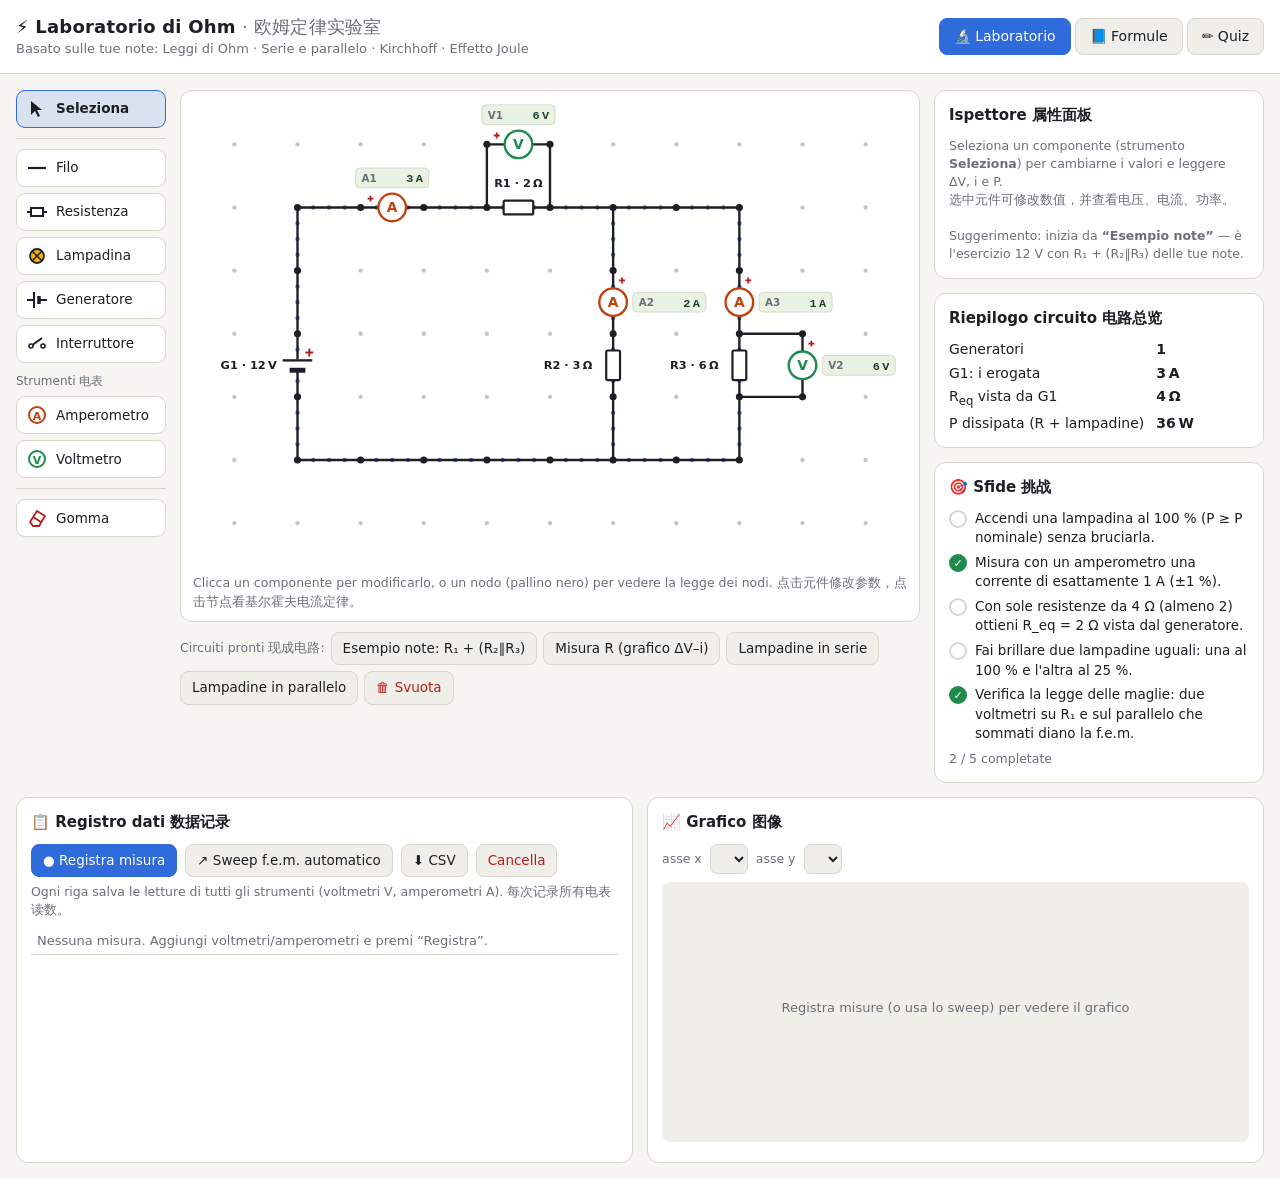
<file: physics-lab/index.html>
<!doctype html>
<html lang="it">
<head>
<meta charset="utf-8">
<meta name="viewport" content="width=device-width, initial-scale=1">
<title>Laboratorio di Ohm</title>
<style>
:root{
  --bg:#f6f5f1; --panel:#ffffff; --panel2:#f0eee8; --ink:#1d1f24; --muted:#6b6f78; --line:#d9d6cc;
  --accent:#2f6bdb; --accent-soft:rgba(47,107,219,.14); --flow:#2f6bdb;
  --ok:#1f8a4c; --warn:#c2410c; --bad:#b91c1c; --bulb:#f5b301; --lcd:#e9f3e4; --lcd-ink:#20402a;
  --grid:#c9c5b9; --plus:#b91c1c;
}
@media (prefers-color-scheme: dark){
  :root:not([data-theme="light"]){
    --bg:#15171c; --panel:#1e2128; --panel2:#262a33; --ink:#e8e9ec; --muted:#9aa0ab; --line:#353a45;
    --accent:#6fa1ff; --accent-soft:rgba(111,161,255,.18); --flow:#7fb0ff;
    --ok:#4ade80; --warn:#fb923c; --bad:#f87171; --bulb:#ffcc33; --lcd:#1f3326; --lcd-ink:#b9f5c8;
    --grid:#3d4350; --plus:#f87171;
  }
}
:root[data-theme="dark"]{
  --bg:#15171c; --panel:#1e2128; --panel2:#262a33; --ink:#e8e9ec; --muted:#9aa0ab; --line:#353a45;
  --accent:#6fa1ff; --accent-soft:rgba(111,161,255,.18); --flow:#7fb0ff;
  --ok:#4ade80; --warn:#fb923c; --bad:#f87171; --bulb:#ffcc33; --lcd:#1f3326; --lcd-ink:#b9f5c8;
  --grid:#3d4350; --plus:#f87171;
}
*{box-sizing:border-box}
html,body{margin:0}
body{background:var(--bg);color:var(--ink);font:15px/1.45 system-ui,-apple-system,"Segoe UI",Roboto,"PingFang SC","Microsoft YaHei",sans-serif}
header{display:flex;flex-wrap:wrap;align-items:center;gap:12px;padding:14px 16px;border-bottom:1px solid var(--line);background:var(--panel)}
header h1{font-size:18px;margin:0;font-weight:700;letter-spacing:.2px}
header .sub{color:var(--muted);font-size:13px}
nav.tabs{display:flex;gap:4px;margin-left:auto}
nav.tabs button{border:1px solid var(--line);background:var(--panel2);color:var(--ink);padding:7px 14px;border-radius:8px;cursor:pointer;font:inherit;font-size:14px}
nav.tabs button.on{background:var(--accent);border-color:var(--accent);color:#fff}
main{max-width:1320px;margin:0 auto;padding:16px}
section.tab{display:none}
section.tab.on{display:block}
.card{background:var(--panel);border:1px solid var(--line);border-radius:12px;padding:14px}
.card h2{font-size:15px;margin:0 0 10px}
.card h3{font-size:14px;margin:12px 0 6px}
.muted{color:var(--muted)}
.small{font-size:12.5px}
button.btn{border:1px solid var(--line);background:var(--panel2);color:var(--ink);padding:6px 11px;border-radius:8px;cursor:pointer;font:inherit;font-size:13.5px}
button.btn:hover{border-color:var(--accent)}
button.btn.primary{background:var(--accent);border-color:var(--accent);color:#fff}
button.btn.danger{color:var(--bad)}
button.btn:disabled{opacity:.45;cursor:not-allowed}
input[type=number],input[type=text],select{background:var(--panel2);color:var(--ink);border:1px solid var(--line);border-radius:7px;padding:5px 8px;font:inherit;font-size:14px;width:100%}
input[type=range]{width:100%;accent-color:var(--accent)}
.row{display:flex;gap:8px;align-items:center;flex-wrap:wrap}

/* LAB layout */
.lab{display:grid;grid-template-columns:150px minmax(0,1fr) 330px;gap:14px;align-items:start}
.palette{display:flex;flex-direction:column;gap:6px}
.palette button{display:flex;align-items:center;gap:8px;text-align:left;border:1px solid var(--line);background:var(--panel);color:var(--ink);padding:7px 9px;border-radius:9px;cursor:pointer;font:inherit;font-size:13.5px}
.palette button svg{flex:none}
.palette button.on{border-color:var(--accent);background:var(--accent-soft);font-weight:600}
.palette .sep{height:1px;background:var(--line);margin:4px 0}
.palette label{font-size:12px;color:var(--muted);margin-top:4px}
.board-wrap{background:var(--panel);border:1px solid var(--line);border-radius:12px;padding:8px;position:relative}
#board{width:100%;height:auto;display:block;touch-action:manipulation;user-select:none}
.banner{display:none;margin:0 0 8px;padding:8px 12px;border-radius:8px;background:rgba(185,28,28,.12);color:var(--bad);font-weight:600;font-size:14px}
.banner.on{display:block}
.hint{font-size:12.5px;color:var(--muted);padding:6px 4px 2px}
.presets{display:flex;gap:6px;flex-wrap:wrap;margin-top:10px}
.side{display:flex;flex-direction:column;gap:14px}
.kv{display:grid;grid-template-columns:auto 1fr;gap:3px 12px;font-size:14px}
.kv b{font-variant-numeric:tabular-nums}
.check{margin-top:8px;padding:8px 10px;border-radius:8px;background:var(--panel2);font-size:13.5px;font-variant-numeric:tabular-nums}
.field{margin:8px 0}
.field .lbl{display:flex;justify-content:space-between;font-size:13px;color:var(--muted);margin-bottom:3px}
.field .pair{display:grid;grid-template-columns:1fr 84px;gap:8px;align-items:center}
.ch{display:flex;gap:8px;align-items:flex-start;font-size:13.5px;margin:5px 0}
.ch .dot{flex:none;width:18px;height:18px;border-radius:50%;border:2px solid var(--line);display:grid;place-items:center;font-size:11px;margin-top:1px}
.ch.done .dot{background:var(--ok);border-color:var(--ok);color:#fff}
.lower{display:grid;grid-template-columns:minmax(0,1fr) minmax(0,1fr);gap:14px;margin-top:14px}
table.log{border-collapse:collapse;width:100%;font-size:13px;font-variant-numeric:tabular-nums}
table.log th,table.log td{border-bottom:1px solid var(--line);padding:4px 6px;text-align:right}
table.log th:first-child,table.log td:first-child{text-align:left}
.logwrap{max-height:240px;overflow:auto;margin-top:8px}
canvas#chart{width:100%;height:260px;display:block;background:var(--panel2);border-radius:8px;margin-top:8px}

/* SVG */
.hit{stroke:transparent;stroke-width:20;stroke-linecap:round;cursor:pointer}
.hit:hover{stroke:var(--accent-soft)}
.nodehit{fill:transparent;cursor:pointer}
.nodehit:hover{fill:var(--accent-soft)}
.flow{fill:none;stroke:var(--flow);stroke-width:4.5;stroke-linecap:round;stroke-dasharray:0 16;animation:flow linear infinite;pointer-events:none;opacity:.9}
@keyframes flow{to{stroke-dashoffset:-32}}
@media (prefers-reduced-motion: reduce){.flow{animation:none}}

/* Formulas */
.fgrid{display:grid;grid-template-columns:repeat(auto-fill,minmax(290px,1fr));gap:14px}
.formula{font-family:"Cambria Math","STIX Two Math","Times New Roman",serif;font-size:21px;text-align:center;padding:10px 6px;background:var(--panel2);border-radius:8px;margin:6px 0 8px}
.formula sub{font-size:.65em}
.frac{display:inline-flex;flex-direction:column;vertical-align:middle;text-align:center;margin:0 3px}
.frac>span:first-child{border-bottom:1.5px solid currentColor;padding:0 3px}
.card ul{margin:4px 0;padding-left:18px}
.card li{margin:2px 0;font-size:13.5px}
.calc{display:grid;grid-template-columns:auto 1fr auto;gap:6px 8px;align-items:center;font-size:14px}
.result{margin-top:8px;font-size:14px;font-variant-numeric:tabular-nums}

/* Quiz */
.quiz{display:grid;grid-template-columns:minmax(0,1.2fr) minmax(0,1fr);gap:14px;align-items:start}
.qtext{font-size:16px;margin:8px 0 12px}
.fb{margin-top:10px;padding:10px;border-radius:8px;font-size:14px;display:none}
.fb.on{display:block}
.fb.good{background:rgba(31,138,76,.12)}
.fb.badf{background:rgba(185,28,28,.10)}
.score{font-variant-numeric:tabular-nums;font-weight:600}
details.flash{border:1px solid var(--line);border-radius:9px;padding:8px 10px;margin:7px 0;background:var(--panel2)}
details.flash summary{cursor:pointer;font-size:14px}
details.flash p{margin:8px 0 2px;font-size:13.5px}
.chips{display:flex;gap:6px;flex-wrap:wrap}
.chips label{font-size:13px;border:1px solid var(--line);padding:3px 8px;border-radius:99px;cursor:pointer;background:var(--panel2)}

@media (max-width:1080px){
  .lab{grid-template-columns:130px minmax(0,1fr)}
  .side{grid-column:1 / -1;display:grid;grid-template-columns:1fr 1fr}
}
@media (max-width:720px){
  main{padding:12px 16px}
  .lab{grid-template-columns:1fr}
  .palette{flex-direction:row;overflow-x:auto;padding-bottom:4px}
  .palette button{flex:none}
  .palette .sep,.palette label{display:none}
  .side{grid-template-columns:1fr}
  .lower,.quiz{grid-template-columns:1fr}
  nav.tabs{margin-left:0;width:100%}
  nav.tabs button{flex:1}
}
</style>
</head>
<body>
<header>
  <div>
    <h1>⚡ Laboratorio di Ohm <span class="muted" style="font-weight:400">· 欧姆定律实验室</span></h1>
    <div class="sub">Basato sulle tue note: Leggi di Ohm · Serie e parallelo · Kirchhoff · Effetto Joule</div>
  </div>
  <nav class="tabs">
    <button data-tab="lab" class="on">🔬 Laboratorio</button>
    <button data-tab="formule">📘 Formule</button>
    <button data-tab="quiz">✏️ Quiz</button>
  </nav>
</header>

<main>
<!-- ================= LAB ================= -->
<section class="tab on" id="tab-lab">
  <div class="lab">
    <div class="palette" id="palette"></div>

    <div>
      <div class="board-wrap">
        <div class="banner" id="banner"></div>
        <svg id="board" xmlns="http://www.w3.org/2000/svg"></svg>
        <div class="hint" id="hint"></div>
      </div>
      <div class="presets">
        <span class="muted small" style="align-self:center">Circuiti pronti 现成电路:</span>
        <button class="btn" data-preset="note">Esempio note: R₁ + (R₂∥R₃)</button>
        <button class="btn" data-preset="ohm">Misura R (grafico ΔV–i)</button>
        <button class="btn" data-preset="serie">Lampadine in serie</button>
        <button class="btn" data-preset="par">Lampadine in parallelo</button>
        <button class="btn danger" data-preset="clear">🗑 Svuota</button>
      </div>
    </div>

    <div class="side">
      <div class="card" id="inspector"></div>
      <div class="card">
        <h2>Riepilogo circuito 电路总览</h2>
        <div id="summary" class="kv"></div>
      </div>
      <div class="card">
        <h2>🎯 Sfide 挑战</h2>
        <div id="challenges"></div>
      </div>
    </div>
  </div>

  <div class="lower">
    <div class="card">
      <h2>📋 Registro dati 数据记录</h2>
      <div class="row">
        <button class="btn primary" id="rec">● Registra misura</button>
        <button class="btn" id="sweep" title="Varia la f.e.m. del generatore da 0 al valore attuale e registra 7 misure">↗ Sweep f.e.m. automatico</button>
        <button class="btn" id="csv">⬇ CSV</button>
        <button class="btn danger" id="clearlog">Cancella</button>
      </div>
      <div class="small muted" style="margin-top:6px">Ogni riga salva le letture di tutti gli strumenti (voltmetri V, amperometri A). 每次记录所有电表读数。</div>
      <div class="logwrap"><table class="log" id="logtable"></table></div>
    </div>
    <div class="card">
      <h2>📈 Grafico 图像</h2>
      <div class="row">
        <span class="small muted">asse x</span><select id="xsel" style="width:auto"></select>
        <span class="small muted">asse y</span><select id="ysel" style="width:auto"></select>
      </div>
      <canvas id="chart"></canvas>
      <div class="small" id="fit" style="margin-top:6px"></div>
    </div>
  </div>
</section>

<!-- ================= FORMULE ================= -->
<section class="tab" id="tab-formule">
  <div class="fgrid">
    <div class="card">
      <h2>Intensità di corrente 电流强度</h2>
      <div class="formula">i = <span class="frac"><span>Δq</span><span>Δt</span></span></div>
      <ul><li>i in ampere (A) = C/s; Δq in coulomb (C); Δt in s</li>
      <li>Verso convenzionale: dalle cariche positive, dal potenziale alto al basso（电子实际方向相反）</li></ul>
    </div>
    <div class="card">
      <h2>Prima legge di Ohm 欧姆第一定律</h2>
      <div class="formula">ΔV = R · i &nbsp;⟺&nbsp; i = <span class="frac"><span>ΔV</span><span>R</span></span></div>
      <ul><li>R in ohm (Ω) = V/A — è una proprietà del conduttore, non cambia con ΔV</li>
      <li>Grafico ΔV–i: retta per l'origine, pendenza = R（在实验室用“Sweep”画出来！）</li>
      <li>Vale solo per i <b>conduttori ohmici</b></li></ul>
    </div>
    <div class="card">
      <h2>Seconda legge di Ohm 欧姆第二定律</h2>
      <div class="formula">R = ρ · <span class="frac"><span>L</span><span>S</span></span></div>
      <div class="formula" style="font-size:17px">ρ = ρ<sub>0</sub> (1 + α ΔT)</div>
      <ul><li>ρ resistività (Ω·m), L lunghezza (m), S sezione (m²; 1 mm² = 10⁻⁶ m²)</li>
      <li>L ×2 e S ÷2 → R ×4</li></ul>
    </div>
    <div class="card">
      <h2>Serie e parallelo 串联与并联</h2>
      <div class="formula" style="font-size:18px">Serie: R<sub>eq</sub> = R<sub>1</sub> + R<sub>2</sub> + R<sub>3</sub></div>
      <div class="formula" style="font-size:18px">Parallelo: <span class="frac"><span>1</span><span>R<sub>eq</sub></span></span> = <span class="frac"><span>1</span><span>R<sub>1</sub></span></span> + <span class="frac"><span>1</span><span>R<sub>2</sub></span></span> + <span class="frac"><span>1</span><span>R<sub>3</sub></span></span></div>
      <ul><li>Serie: stessa <b>i</b>; parallelo: stessa <b>ΔV</b></li>
      <li>In parallelo R<sub>eq</sub> &lt; della resistenza più piccola; non dimenticare il reciproco!</li>
      <li>Condensatori: formule scambiate (serie → 1/C, parallelo → somma)</li></ul>
    </div>
    <div class="card">
      <h2>Leggi di Kirchhoff 基尔霍夫定律</h2>
      <div class="formula" style="font-size:18px">Nodi: Σ i<sub>entranti</sub> = Σ i<sub>uscenti</sub></div>
      <div class="formula" style="font-size:18px">Maglie: Σ ΔV = 0</div>
      <ul><li>Nel laboratorio: strumento Selezione → clicca un <b>nodo</b> per vedere la legge dei nodi</li>
      <li>Lungo il verso della corrente il potenziale scende: V<sub>A</sub> − V<sub>B</sub> = R i</li></ul>
    </div>
    <div class="card">
      <h2>Potenza ed effetto Joule 电功率与焦耳效应</h2>
      <div class="formula" style="font-size:19px">P = ΔV·i = R i² = <span class="frac"><span>ΔV²</span><span>R</span></span></div>
      <div class="formula" style="font-size:17px">E = P · Δt &nbsp; · &nbsp; 1 kWh = 3,6 × 10⁶ J</div>
      <ul><li>Serie (stessa i) → usa R i² → R più grande scalda di più</li>
      <li>Parallelo (stessa ΔV) → usa ΔV²/R → R più piccola scalda di più</li></ul>
    </div>

    <div class="card">
      <h2>🧮 Calcolatrice di Ohm</h2>
      <div class="small muted">Inserisci due valori qualsiasi, lascia vuoto il resto. 任填两个。</div>
      <div class="calc" style="margin-top:8px">
        <span>ΔV</span><input type="text" id="oV" inputmode="decimal"><span>V</span>
        <span>R</span><input type="text" id="oR" inputmode="decimal"><span>Ω</span>
        <span>i</span><input type="text" id="oI" inputmode="decimal"><span>A</span>
        <span>P</span><input type="text" id="oP" inputmode="decimal"><span>W</span>
      </div>
      <div class="row" style="margin-top:8px"><button class="btn primary" id="ocalc">Calcola</button><button class="btn" id="oclr">Pulisci</button></div>
      <div class="result" id="ores"></div>
    </div>

    <div class="card">
      <h2>🧵 Calcolatrice seconda legge</h2>
      <div class="calc">
        <span>Materiale</span><select id="mat"></select><span></span>
        <span>L</span><input type="text" id="sL" value="10" inputmode="decimal"><span>m</span>
        <span>S</span><input type="text" id="sS" value="0,5" inputmode="decimal"><span>mm²</span>
        <span>ΔT</span><input type="text" id="sT" value="0" inputmode="decimal"><span>K</span>
      </div>
      <div class="result" id="sres"></div>
      <button class="btn" id="sapply" style="margin-top:8px">→ Usa come R del componente selezionato nel lab</button>
      <div class="small muted" id="sapplyinfo" style="margin-top:4px"></div>
    </div>
  </div>
</section>

<!-- ================= QUIZ ================= -->
<section class="tab" id="tab-quiz">
  <div class="quiz">
    <div class="card">
      <h2>Esercizi numerici casuali 随机计算题</h2>
      <div class="chips" id="qtypes"></div>
      <div class="qtext" id="qtext"></div>
      <div class="row">
        <input type="text" id="qans" inputmode="decimal" placeholder="Risposta" style="max-width:180px">
        <span id="qunit" class="muted"></span>
        <button class="btn primary" id="qcheck">Verifica</button>
        <button class="btn" id="qsol">Soluzione</button>
        <button class="btn" id="qnext">Nuovo →</button>
      </div>
      <div class="small muted" style="margin-top:6px">Tolleranza ±2 %. Puoi usare la virgola (es. 0,25). Punteggio: <span class="score" id="qscore">0 / 0</span></div>
      <div class="fb" id="qfb"></div>
    </div>
    <div class="card">
      <h2>Autoverifica dalle note 笔记自测</h2>
      <div id="flash"></div>
    </div>
  </div>
</section>
</main>

<script>
(() => {
"use strict";
/* ---------------- helpers ---------------- */
const $ = s => document.querySelector(s);
const $$ = s => [...document.querySelectorAll(s)];
const css = v => getComputedStyle(document.documentElement).getPropertyValue(v).trim();
const num = s => { if (s == null) return NaN; s = String(s).trim().replace(/\s/g,'').replace(',', '.'); if (s === '') return NaN; return Number(s); };
function fmt(x, unit, sig = 3) {
  if (!isFinite(x)) return '—';
  x = Number(x.toPrecision(sig));
  const ax = Math.abs(x);
  let p = '', v = x;
  if (ax === 0 || ax < 1e-9) { v = 0; }
  else if (ax >= 1e6) { v = x / 1e6; p = 'M'; }
  else if (ax >= 1e4) { v = x / 1e3; p = 'k'; }
  else if (ax < 1e-3) { v = x * 1e6; p = 'µ'; }
  else if (ax < 1) { v = x * 1e3; p = 'm'; }
  let s = v === 0 ? '0' : Number(v.toPrecision(sig)).toString();
  return s.replace('.', ',') + ' ' + p + unit;
}
const fnum = (x, sig = 3) => isFinite(x) ? Number(x.toPrecision(sig)).toString().replace('.', ',') : '—';

/* ---------------- grid ---------------- */
const COLS = 11, ROWS = 7, SP = 64, M = 46;
const W = M * 2 + SP * (COLS - 1), H = M * 2 + SP * (ROWS - 1);
const nid = (c, r) => r * COLS + c;
const px = id => M + (id % COLS) * SP;
const py = id => M + Math.floor(id / COLS) * SP;
const ekey = (a, b) => a < b ? a + '-' + b : b + '-' + a;
const EDGES = [];
for (let r = 0; r < ROWS; r++) for (let c = 0; c < COLS; c++) {
  if (c < COLS - 1) EDGES.push([nid(c, r), nid(c + 1, r)]);
  if (r < ROWS - 1) EDGES.push([nid(c, r), nid(c, r + 1)]);
}

/* ---------------- component types ---------------- */
const TYPES = {
  wire: { name: 'Filo', zh: '导线' },
  res:  { name: 'Resistenza', zh: '电阻', prefix: 'R' },
  bulb: { name: 'Lampadina', zh: '小灯泡', prefix: 'L' },
  batt: { name: 'Generatore', zh: '电源', prefix: 'G' },
  sw:   { name: 'Interruttore', zh: '开关', prefix: 'S' },
  amm:  { name: 'Amperometro', zh: '电流表', prefix: 'A' },
  volt: { name: 'Voltmetro', zh: '电压表', prefix: 'V' },
};
const R_WIRE = 1e-6, R_AMM = 1e-6, R_VOLT = 1e7, SHORT_I = 50;

let comps = new Map();        // key -> comp
let tool = 'wire';
let sel = null;               // {kind:'comp', key} | {kind:'node', id}
let result = null;
let log = [];

function nextLabel(prefix) {
  const used = new Set([...comps.values()].map(c => c.label));
  for (let n = 1; ; n++) if (!used.has(prefix + n)) return prefix + n;
}
function makeComp(type, a, b, props = {}) {
  const [x, y] = a < b ? [a, b] : [b, a];
  const c = { type, a: x, b: y, flip: false };
  if (type === 'res') c.R = 10;
  if (type === 'bulb') { c.R = 6; c.Pnom = 24; c.burnt = false; }
  if (type === 'batt') { c.E = 12; c.r = 0; }
  if (type === 'sw') c.closed = true;
  Object.assign(c, props);
  if (TYPES[type].prefix && !c.label) c.label = nextLabel(TYPES[type].prefix);
  return c;
}
function place(type, a, b, props) {
  const k = ekey(a, b);
  const old = comps.get(k);
  if (old) comps.delete(k);
  const c = makeComp(type, a, b, props);
  comps.set(k, c);
  return k;
}

/* ---------------- solver (Modified Nodal Analysis) ---------------- */
function solveOnce() {
  const list = [...comps.entries()];
  const res = { V: new Map(), c: new Map(), short: false, empty: list.length === 0 };
  if (!list.length) return res;
  // choose reference node: negative terminal of first generator
  const firstBatt = list.find(([, c]) => c.type === 'batt');
  const idx = new Map(); let n = 0;
  const I = id => { if (!idx.has(id)) idx.set(id, n++); return idx.get(id); };
  if (firstBatt) { const c = firstBatt[1]; I(c.flip ? c.a : c.b); }
  list.forEach(([, c]) => { I(c.a); I(c.b); });
  const rs = [], vs = [];
  for (const [k, c] of list) {
    const na = I(c.a), nb = I(c.b);
    switch (c.type) {
      case 'wire': rs.push({ k, p: na, q: nb, R: R_WIRE }); break;
      case 'amm': rs.push({ k, p: na, q: nb, R: R_AMM }); break;
      case 'volt': rs.push({ k, p: na, q: nb, R: R_VOLT }); break;
      case 'res': rs.push({ k, p: na, q: nb, R: Math.max(c.R, 1e-6) }); break;
      case 'bulb': if (!c.burnt) rs.push({ k, p: na, q: nb, R: Math.max(c.R, 1e-6) }); break;
      case 'sw': if (c.closed) rs.push({ k, p: na, q: nb, R: R_WIRE }); break;
      case 'batt': {
        const pos = c.flip ? nb : na, neg = c.flip ? na : nb;
        if (c.r > 0) { const mid = n++; rs.push({ k, p: pos, q: mid, R: c.r, internal: true }); vs.push({ k, p: mid, q: neg, E: c.E, pos, neg }); }
        else vs.push({ k, p: pos, q: neg, E: c.E, pos, neg });
        break;
      }
    }
  }
  // connected sub-circuits: each gets its own reference node (V = 0), so floating parts stay solvable
  const parent = Array.from({ length: n }, (_, i) => i);
  const find = i => parent[i] === i ? i : (parent[i] = find(parent[i]));
  const join = (p, q) => { const a = find(p), b = find(q); if (a !== b) parent[Math.max(a, b)] = Math.min(a, b); };
  rs.forEach(e => join(e.p, e.q)); vs.forEach(v => join(v.p, v.q));
  const map = new Int32Array(n).fill(-1); let nn = 0;
  for (let i = 0; i < n; i++) if (find(i) !== i) map[i] = nn++;   // roots are references
  const N = nn + vs.length;
  const A = Array.from({ length: N }, () => new Float64Array(N + 1));
  const ix = node => map[node];
  const addG = (p, q, g) => {
    const a = ix(p), b = ix(q);
    if (a >= 0) A[a][a] += g;
    if (b >= 0) A[b][b] += g;
    if (a >= 0 && b >= 0) { A[a][b] -= g; A[b][a] -= g; }
  };
  rs.forEach(e => addG(e.p, e.q, 1 / e.R));
  vs.forEach((v, j) => {
    const r = nn + j, a = ix(v.p), b = ix(v.q);
    if (a >= 0) { A[a][r] += 1; A[r][a] += 1; }
    if (b >= 0) { A[b][r] -= 1; A[r][b] -= 1; }
    A[r][N] = v.E;
  });
  // Gaussian elimination with partial pivoting
  let singular = false;
  for (let col = 0; col < N; col++) {
    let best = col;
    for (let r = col + 1; r < N; r++) if (Math.abs(A[r][col]) > Math.abs(A[best][col])) best = r;
    if (Math.abs(A[best][col]) < 1e-12) { singular = true; break; }
    if (best !== col) { const t = A[best]; A[best] = A[col]; A[col] = t; }
    for (let r = 0; r < N; r++) {
      if (r === col) continue;
      const f = A[r][col] / A[col][col];
      if (f !== 0) for (let k = col; k <= N; k++) A[r][k] -= f * A[col][k];
    }
  }
  if (singular) { res.short = true; res.singular = true; return res; }
  const x = new Float64Array(N);
  for (let i = 0; i < N; i++) x[i] = A[i][N] / A[i][i];
  const volt = node => ix(node) < 0 ? 0 : x[ix(node)];
  for (const [id, node] of idx) if (id >= 0) res.V.set(id, volt(node));
  for (const [k, c] of list) {
    const va = volt(I(c.a)), vb = volt(I(c.b));
    const o = { vab: va - vb, iab: 0, P: 0 };
    if (c.type === 'batt') {
      const v = vs.find(v => v.k === k), j = vs.indexOf(v);
      const Iq = x[nn + j];          // current through source from + to − (internal)
      const idel = -Iq;              // current delivered out of + terminal
      o.iab = (v.pos === I(c.a)) ? Iq : -Iq;
      o.idel = idel; o.Pgen = c.E * idel; o.Pr = c.r * idel * idel;
      o.vterm = volt(v.pos) - volt(v.neg);
      if (Math.abs(idel) > SHORT_I) res.short = true;
    } else {
      const e = rs.find(e => e.k === k);
      if (e) { o.iab = (va - vb) / e.R; o.P = o.vab * o.iab; }
      if ((c.type === 'wire' || c.type === 'amm' || c.type === 'sw') && Math.abs(o.iab) > SHORT_I) res.short = true;
    }
    res.c.set(k, o);
  }
  return res;
}
function solve() {
  let r;
  for (let it = 0; it < 12; it++) {
    r = solveOnce();
    let changed = false;
    for (const [k, c] of comps) if (c.type === 'bulb' && !c.burnt) {
      const o = r.c.get(k);
      if (o && o.P > 2 * c.Pnom && !r.short) { c.burnt = true; changed = true; }
    }
    if (!changed) break;
  }
  return r;
}

/* ---------------- rendering ---------------- */
const board = $('#board');
board.setAttribute('viewBox', `0 0 ${W} ${H}`);

function symbol(c, k, o) {
  const L = SP / 2, stroke = 'var(--ink)';
  let s = '';
  const lead = (x1, x2) => `<line x1="${x1}" y1="0" x2="${x2}" y2="0" stroke="${stroke}" stroke-width="2.4" stroke-linecap="round"/>`;
  switch (c.type) {
    case 'wire': s = lead(-L, L); break;
    case 'res':
      s = lead(-L, -15) + lead(15, L) + `<rect x="-15" y="-7" width="30" height="14" rx="1.5" fill="var(--panel)" stroke="${stroke}" stroke-width="2.2"/>`;
      break;
    case 'bulb': {
      const P = o ? o.P : 0, b = c.burnt ? 0 : Math.max(0, Math.min(1.4, P / c.Pnom));
      s = lead(-L, -12) + lead(12, L);
      if (b > 0.01) s += `<circle r="${16 + 14 * Math.min(b, 1.4)}" fill="url(#glow)" opacity="${Math.min(1, b)}"/>`;
      const fill = c.burnt ? 'var(--panel2)' : `color-mix(in srgb, var(--bulb) ${Math.round(Math.min(1, b) * 100)}%, var(--panel))`;
      s += `<circle r="12" fill="${fill}" stroke="${c.burnt ? 'var(--bad)' : stroke}" stroke-width="2.2"/>`;
      if (c.burnt) s += `<path d="M-8 -8 L-2 -1 M2 1 L8 8 M8 -8 L2 -2 M-2 2 L-8 8" stroke="var(--bad)" stroke-width="2"/>`;
      else s += `<path d="M-8.5 -8.5 L8.5 8.5 M8.5 -8.5 L-8.5 8.5" stroke="${stroke}" stroke-width="1.8"/>`;
      break;
    }
    case 'batt':
      s = `<g transform="scale(${c.flip ? -1 : 1},1)">` + lead(-L, -5) + lead(5, L) +
        `<rect x="-6" y="-16" width="12" height="32" fill="var(--panel)"/>` +
        `<line x1="-5" y1="-15" x2="-5" y2="15" stroke="${stroke}" stroke-width="2.4"/>` +
        `<line x1="5" y1="-8" x2="5" y2="8" stroke="${stroke}" stroke-width="5"/>` +
        `<path d="M-17 -12 h8 M-13 -16 v8" stroke="var(--plus)" stroke-width="2"/></g>`;
      break;
    case 'sw':
      s = lead(-L, -12) + lead(12, L) +
        `<circle cx="-12" r="3" fill="var(--panel)" stroke="${stroke}" stroke-width="2"/><circle cx="12" r="3" fill="var(--panel)" stroke="${stroke}" stroke-width="2"/>` +
        (c.closed ? `<line x1="-12" y1="0" x2="12" y2="0" stroke="${stroke}" stroke-width="2.6" stroke-linecap="round"/>`
                  : `<line x1="-12" y1="0" x2="9" y2="-14" stroke="${stroke}" stroke-width="2.6" stroke-linecap="round"/>`);
      break;
    case 'amm': case 'volt':
      s = lead(-L, -14) + lead(14, L) + `<circle r="14" fill="var(--panel)" stroke="${c.type === 'amm' ? 'var(--warn)' : 'var(--ok)'}" stroke-width="2.4"/>` +
        `<g transform="scale(${c.flip ? -1 : 1},1)"><path d="M-25 -9 h6 M-22 -12 v6" stroke="var(--plus)" stroke-width="1.8"/></g>`;
      break;
  }
  return s;
}

function render() {
  const r = result;
  const sk = sel && sel.kind === 'comp' ? sel.key : null;
  let s = `<defs><radialGradient id="glow"><stop offset="0" stop-color="var(--bulb)" stop-opacity=".85"/><stop offset="1" stop-color="var(--bulb)" stop-opacity="0"/></radialGradient></defs>`;
  // grid dots
  const deg = new Map();
  for (const c of comps.values()) { deg.set(c.a, (deg.get(c.a) || 0) + 1); deg.set(c.b, (deg.get(c.b) || 0) + 1); }
  for (let id = 0; id < COLS * ROWS; id++) if (!deg.has(id)) s += `<circle cx="${px(id)}" cy="${py(id)}" r="2.2" fill="var(--grid)"/>`;
  // hit lines
  for (const [a, b] of EDGES) {
    const k = ekey(a, b), t = 13, hor = py(a) === py(b);
    const x1 = px(a) + (hor ? t : 0), y1 = py(a) + (hor ? 0 : t), x2 = px(b) - (hor ? t : 0), y2 = py(b) - (hor ? 0 : t);
    s += `<line class="hit" data-key="${k}" x1="${x1}" y1="${y1}" x2="${x2}" y2="${y2}"/>`;
  }
  // selection halo
  if (sk && comps.has(sk)) {
    const c = comps.get(sk);
    s += `<line x1="${px(c.a)}" y1="${py(c.a)}" x2="${px(c.b)}" y2="${py(c.b)}" stroke="var(--accent)" stroke-opacity=".28" stroke-width="26" stroke-linecap="round" pointer-events="none"/>`;
  }
  // components
  let labels = '', flows = '', syms = '';
  for (const [k, c] of comps) {
    const o = r && r.c.get(k);
    const mx = (px(c.a) + px(c.b)) / 2, my = (py(c.a) + py(c.b)) / 2, hor = py(c.a) === py(c.b);
    syms += `<g transform="translate(${mx},${my}) rotate(${hor ? 0 : 90})" pointer-events="none">${symbol(c, k, o)}</g>`;
    // current flow
    if (o && !r.short && c.type !== 'volt' && Math.abs(o.iab) > 1e-4) {
      const ai = Math.abs(o.iab), dur = Math.max(0.25, 1.6 / Math.sqrt(Math.min(ai, 20) + 0.05));
      flows += `<line class="flow" x1="${px(c.a)}" y1="${py(c.a)}" x2="${px(c.b)}" y2="${py(c.b)}" style="animation-duration:${dur.toFixed(2)}s;animation-direction:${o.iab > 0 ? 'normal' : 'reverse'}"/>`;
    }
    // labels
    let txt = '';
    if (c.type === 'res') txt = `${c.label} · ${fmt(c.R, 'Ω')}`;
    if (c.type === 'bulb') txt = `${c.label} · ${fmt(c.R, 'Ω')}`;
    if (c.type === 'batt') txt = `${c.label} · ${fmt(c.E, 'V')}${c.r > 0 ? ' · r ' + fmt(c.r, 'Ω') : ''}`;
    if (c.type === 'sw') txt = `${c.label} · ${c.closed ? 'chiuso' : 'aperto'}`;
    const lx = hor ? mx : mx - 21, ly = hor ? my - 21 : my + 4, anc = hor ? 'middle' : 'end';
    if (txt) labels += `<text x="${lx}" y="${ly}" text-anchor="${anc}" font-size="11.5" font-weight="600" fill="var(--ink)" paint-order="stroke" stroke="var(--panel)" stroke-width="3">${txt}</text>`;
    if (c.type === 'amm' || c.type === 'volt') {
      let val = '—';
      if (o && !r.short) val = c.type === 'amm' ? fmt((c.flip ? -1 : 1) * o.iab, 'A') : fmt((c.flip ? -1 : 1) * o.vab, 'V');
      else if (r && r.short) val = 'ERR';
      const bw = 74, bh = 20, bx = hor ? mx - bw / 2 : mx + 20, by = hor ? (my - 40 < 2 ? my + 20 : my - 20 - bh) : my - bh / 2;
      labels += `<rect x="${bx}" y="${by}" width="${bw}" height="${bh}" rx="4" fill="var(--lcd)" stroke="var(--line)"/><text x="${bx + 6}" y="${by + 14}" font-size="10.5" font-weight="700" fill="var(--muted)">${c.label}</text><text x="${bx + bw - 6}" y="${by + 14.5}" text-anchor="end" font-size="12" font-family="ui-monospace,Menlo,monospace" font-weight="700" fill="var(--lcd-ink)">${val}</text>`;
      const letter = c.type === 'amm' ? 'A' : 'V';
      labels += `<text x="${mx}" y="${my + 5}" text-anchor="middle" font-size="14" font-weight="700" fill="${c.type === 'amm' ? 'var(--warn)' : 'var(--ok)'}" pointer-events="none">${letter}</text>`;
    }
  }
  s += flows + syms;
  // node dots for connected nodes + node hit
  for (const [id] of deg) {
    const on = sel && sel.kind === 'node' && sel.id === id;
    s += `<circle cx="${px(id)}" cy="${py(id)}" r="${on ? 6 : 3.6}" fill="${on ? 'var(--accent)' : 'var(--ink)'}" pointer-events="none"/>`;
  }
  for (let id = 0; id < COLS * ROWS; id++) if (deg.has(id)) s += `<circle class="nodehit" data-node="${id}" cx="${px(id)}" cy="${py(id)}" r="10"/>`;
  s += `<g pointer-events="none">${labels}</g>`;
  board.innerHTML = s;
}

/* ---------------- palette ---------------- */
const ICON = {
  select: '<path d="M5 3 L5 17 L9 13 L12 19 L14 18 L11 12 L16 12 Z" fill="currentColor"/>',
  wire: '<line x1="2" y1="11" x2="20" y2="11" stroke="currentColor" stroke-width="2.2"/>',
  res: '<line x1="1" y1="11" x2="5" y2="11" stroke="currentColor" stroke-width="2"/><rect x="5" y="7" width="12" height="8" fill="none" stroke="currentColor" stroke-width="2"/><line x1="17" y1="11" x2="21" y2="11" stroke="currentColor" stroke-width="2"/>',
  bulb: '<circle cx="11" cy="11" r="7" fill="var(--bulb)" stroke="currentColor" stroke-width="1.8"/><path d="M6 6 L16 16 M16 6 L6 16" stroke="currentColor" stroke-width="1.5"/>',
  batt: '<line x1="1" y1="11" x2="8" y2="11" stroke="currentColor" stroke-width="2"/><line x1="8" y1="3" x2="8" y2="19" stroke="currentColor" stroke-width="2"/><line x1="13" y1="7" x2="13" y2="15" stroke="currentColor" stroke-width="3.5"/><line x1="13" y1="11" x2="21" y2="11" stroke="currentColor" stroke-width="2"/>',
  sw: '<circle cx="5" cy="13" r="2" fill="none" stroke="currentColor" stroke-width="1.6"/><circle cx="17" cy="13" r="2" fill="none" stroke="currentColor" stroke-width="1.6"/><line x1="6.5" y1="12" x2="16" y2="5" stroke="currentColor" stroke-width="2"/>',
  amm: '<circle cx="11" cy="11" r="8" fill="none" stroke="var(--warn)" stroke-width="2"/><text x="11" y="15.5" text-anchor="middle" font-size="11" font-weight="700" fill="var(--warn)">A</text>',
  volt: '<circle cx="11" cy="11" r="8" fill="none" stroke="var(--ok)" stroke-width="2"/><text x="11" y="15.5" text-anchor="middle" font-size="11" font-weight="700" fill="var(--ok)">V</text>',
  erase: '<path d="M4 15 L11 4 L19 9 L13 19 L7 19 Z" fill="none" stroke="var(--bad)" stroke-width="1.8"/><line x1="7" y1="10" x2="15" y2="15" stroke="var(--bad)" stroke-width="1.8"/>',
};
const TOOLS = [
  ['select', 'Seleziona', '选择'], 'sep',
  ['wire', 'Filo', '导线'], ['res', 'Resistenza', '电阻'], ['bulb', 'Lampadina', '灯泡'], ['batt', 'Generatore', '电源'], ['sw', 'Interruttore', '开关'],
  'lbl:Strumenti 电表', ['amm', 'Amperometro', '电流表'], ['volt', 'Voltmetro', '电压表'], 'sep',
  ['erase', 'Gomma', '删除'],
];
function buildPalette() {
  const p = $('#palette');
  p.innerHTML = TOOLS.map(t => {
    if (t === 'sep') return '<div class="sep"></div>';
    if (typeof t === 'string') return `<label>${t.slice(4)}</label>`;
    return `<button data-tool="${t[0]}" title="${t[1]} · ${t[2]}"><svg width="22" height="22" viewBox="0 0 22 22">${ICON[t[0]]}</svg><span>${t[1]}</span></button>`;
  }).join('');
  p.addEventListener('click', e => {
    const b = e.target.closest('button[data-tool]'); if (!b) return;
    tool = b.dataset.tool; updatePalette();
  });
  updatePalette();
}
function updatePalette() {
  $$('#palette button').forEach(b => b.classList.toggle('on', b.dataset.tool === tool));
  const H = {
    select: 'Clicca un componente per modificarlo, o un nodo (pallino nero) per vedere la legge dei nodi. 点击元件修改参数，点击节点看基尔霍夫电流定律。',
    erase: 'Clicca un componente per eliminarlo. 点击删除元件。',
  };
  $('#hint').textContent = H[tool] || `Clicca su un lato della griglia (tra due punti) per posare: ${TYPES[tool].name} · ${TYPES[tool].zh}. Tasto Canc = elimina, F = inverti polarità.`;
}

/* ---------------- board events ---------------- */
board.addEventListener('click', e => {
  const t = e.target;
  if (t.dataset.node !== undefined) {
    if (tool === 'select' || tool === 'erase') { sel = { kind: 'node', id: +t.dataset.node }; buildInspector(); update(); }
    return;
  }
  const k = t.dataset.key; if (!k) return;
  const [a, b] = k.split('-').map(Number);
  if (tool === 'select') {
    sel = comps.has(k) ? { kind: 'comp', key: k } : null;
  } else if (tool === 'erase') {
    comps.delete(k); if (sel && sel.key === k) sel = null;
  } else {
    const ex = comps.get(k);
    if (!(ex && ex.type === tool)) place(tool, a, b);
    sel = tool === 'wire' ? null : { kind: 'comp', key: k };
  }
  buildInspector(); update();
});
board.addEventListener('dblclick', e => {
  const k = e.target.dataset.key; const c = k && comps.get(k);
  if (c && c.type === 'sw') { c.closed = !c.closed; buildInspector(); update(); }
});
document.addEventListener('keydown', e => {
  if (/INPUT|SELECT|TEXTAREA/.test(document.activeElement.tagName)) return;
  if (!sel || sel.kind !== 'comp') return;
  const c = comps.get(sel.key); if (!c) return;
  if (e.key === 'Delete' || e.key === 'Backspace') { comps.delete(sel.key); sel = null; buildInspector(); update(); e.preventDefault(); }
  if (e.key === 'f' || e.key === 'F') { c.flip = !c.flip; update(); }
});

/* ---------------- inspector ---------------- */
function field(id, label, unit, val, min, max, step) {
  return `<div class="field"><div class="lbl"><span>${label}</span><span>${unit}</span></div>
    <div class="pair"><input type="range" id="r_${id}" min="${min}" max="${max}" step="${step}" value="${val}"><input type="number" id="n_${id}" min="0" step="${step}" value="${val}"></div></div>`;
}
function bindField(id, c, prop, min = 0) {
  const r = $('#r_' + id), n = $('#n_' + id);
  r.addEventListener('input', () => { c[prop] = +r.value; n.value = r.value; if (c.type === 'bulb') c.burnt = false; update(); });
  n.addEventListener('input', () => { const v = num(n.value); if (isFinite(v) && v >= min) { c[prop] = v; r.value = v; if (c.type === 'bulb') c.burnt = false; update(); } });
}
function buildInspector() {
  const el = $('#inspector');
  if (sel && sel.kind === 'node') {
    el.innerHTML = `<h2>Nodo · legge dei nodi 节点</h2><div id="ro"></div>`;
    return;
  }
  const c = sel && comps.get(sel.key);
  if (!c) {
    el.innerHTML = `<h2>Ispettore 属性面板</h2><div class="small muted">Seleziona un componente (strumento <b>Seleziona</b>) per cambiarne i valori e leggere ΔV, i e P.<br>选中元件可修改数值，并查看电压、电流、功率。<br><br>Suggerimento: inizia da <b>“Esempio note”</b> — è l'esercizio 12 V con R₁ + (R₂∥R₃) delle tue note.</div>`;
    return;
  }
  const T = TYPES[c.type];
  let h = `<h2>${T.name} ${c.label ? '<span class="muted">' + c.label + '</span>' : ''} <span class="muted small">· ${T.zh}</span></h2>`;
  if (c.type === 'res') h += field('R', 'Resistenza R', 'Ω', c.R, 0.5, 100, 0.5);
  if (c.type === 'bulb') h += field('R', 'Resistenza R', 'Ω', c.R, 0.5, 100, 0.5) + field('P', 'Potenza nominale (luce 100 %)', 'W', c.Pnom, 1, 100, 1);
  if (c.type === 'batt') h += field('E', 'Forza elettromotrice (f.e.m.)', 'V', c.E, 0, 24, 0.5) + field('r', 'Resistenza interna r', 'Ω', c.r, 0, 5, 0.1);
  h += '<div class="row" style="margin:6px 0 4px">';
  if (c.type === 'sw') h += `<button class="btn primary" id="tgl">${c.closed ? 'Apri ⏻' : 'Chiudi ⏻'}</button>`;
  if (c.type === 'bulb' && c.burnt) h += `<button class="btn primary" id="repl">💡 Sostituisci lampadina</button>`;
  if (['batt', 'amm', 'volt'].includes(c.type)) h += `<button class="btn" id="flp">⇄ Inverti polarità (F)</button>`;
  h += `<button class="btn danger" id="del">Elimina</button></div><div id="ro"></div>`;
  el.innerHTML = h;
  if (c.type === 'res') bindField('R', c, 'R', 1e-3);
  if (c.type === 'bulb') { bindField('R', c, 'R', 1e-3); bindField('P', c, 'Pnom', 0.1); }
  if (c.type === 'batt') { bindField('E', c, 'E'); bindField('r', c, 'r'); }
  const on = (id, f) => { const b = $('#' + id); if (b) b.onclick = f; };
  on('tgl', () => { c.closed = !c.closed; buildInspector(); update(); });
  on('repl', () => { c.burnt = false; buildInspector(); update(); });
  on('flp', () => { c.flip = !c.flip; update(); });
  on('del', () => { comps.delete(sel.key); sel = null; buildInspector(); update(); });
}
function readouts() {
  const ro = $('#ro'); if (!ro) return;
  const r = result;
  if (sel && sel.kind === 'node') {
    if (!r || r.short) { ro.innerHTML = '<div class="small muted">Nessun valore (circuito in corto).</div>'; return; }
    let rows = '', sin = 0, sout = 0;
    for (const [k, c] of comps) {
      if (c.a !== sel.id && c.b !== sel.id) continue;
      const o = r.c.get(k); if (!o) continue;
      const leave = c.a === sel.id ? o.iab : -o.iab;
      if (Math.abs(leave) < 1e-6) continue;
      const name = c.label || TYPES[c.type].name.toLowerCase();
      if (leave < 0) sin += -leave; else sout += leave;
      rows += `<span>${leave < 0 ? '→ entra da' : '← esce verso'} ${name}</span><b>${fmt(Math.abs(leave), 'A')}</b>`;
    }
    const V = r.V.get(sel.id);
    ro.innerHTML = `<div class="kv"><span>Potenziale V (rispetto al − del generatore)</span><b>${fmt(V, 'V')}</b>${rows || '<span class="muted">Nessuna corrente</span><span></span>'}</div>
      <div class="check">Σ i<sub>entranti</sub> = ${fmt(sin, 'A')} &nbsp; Σ i<sub>uscenti</sub> = ${fmt(sout, 'A')} ${Math.abs(sin - sout) < 1e-3 * Math.max(1, sin) ? '<b style="color:var(--ok)">✓ legge dei nodi</b>' : ''}</div>`;
    return;
  }
  const c = sel && comps.get(sel.key); if (!c) return;
  const o = r && r.c.get(sel.key);
  if (!o || r.short) { ro.innerHTML = `<div class="small muted">${r && r.short ? 'Circuito in corto: nessuna misura affidabile.' : ''}</div>`; return; }
  const ai = Math.abs(o.iab), av = Math.abs(o.vab);
  let h = '<div class="kv">';
  if (c.type === 'batt') {
    h += `<span>f.e.m. 电动势</span><b>${fmt(c.E, 'V')}</b><span>ΔV ai morsetti 端电压</span><b>${fmt(o.vterm, 'V')}</b><span>Corrente erogata</span><b>${fmt(o.idel, 'A')}</b><span>Potenza erogata E·i</span><b>${fmt(o.Pgen, 'W')}</b>`;
    if (c.r > 0) h += `<span>Persa in r (r·i²)</span><b>${fmt(o.Pr, 'W')}</b>`;
    h += '</div>';
    if (c.r > 0) h += `<div class="check">ΔV = E − r·i → ${fnum(c.E)} − ${fnum(c.r)}·${fnum(o.idel)} = ${fmt(c.E - c.r * o.idel, 'V')}</div>`;
    if (Math.abs(o.idel) > 1e-6) h += `<div class="check">R<sub>eq</sub> esterna = ΔV / i = ${fnum(o.vterm)} / ${fnum(o.idel)} = <b>${fmt(o.vterm / o.idel, 'Ω')}</b></div>`;
  } else if (c.type === 'volt') {
    h += `<span>Lettura</span><b>${fmt((c.flip ? -1 : 1) * o.vab, 'V')}</b><span>Corrente assorbita</span><b>${fmt(ai, 'A')}</b></div><div class="check small">Il voltmetro va in <b>parallelo</b>; ha R enorme (10 MΩ) quindi non disturba. 电压表并联，内阻很大。</div>`;
  } else if (c.type === 'amm') {
    h += `<span>Lettura</span><b>${fmt((c.flip ? -1 : 1) * o.iab, 'A')}</b></div><div class="check small">L'amperometro va in <b>serie</b>; ha R ≈ 0. Se lo metti in parallelo a un generatore → corto circuito! 电流表串联，内阻≈0。</div>`;
  } else if (c.type === 'wire' || c.type === 'sw') {
    h += `<span>Corrente i</span><b>${c.type === 'sw' && !c.closed ? '0 A (aperto)' : fmt(ai, 'A')}</b><span>ΔV ai capi</span><b>≈ 0 V</b></div><div class="check small">Filo ideale: R ≈ 0, quindi nessuna caduta di potenziale. 理想导线电阻≈0。${c.type === 'sw' ? ' Doppio clic sull\'interruttore per aprirlo/chiuderlo.' : ''}</div>`;
  } else {
    h += `<span>ΔV ai capi</span><b>${fmt(av, 'V')}</b><span>Corrente i</span><b>${fmt(ai, 'A')}</b><span>Potenza P</span><b>${fmt(Math.abs(o.P), 'W')}</b>`;
    if (c.type === 'bulb') h += `<span>Luminosità</span><b>${c.burnt ? 'bruciata 🔥' : Math.round(100 * Math.abs(o.P) / c.Pnom) + ' %'}</b>`;
    h += '</div>';
    if (c.type === 'res' || (c.type === 'bulb' && !c.burnt)) {
      h += `<div class="check">Prima legge: ΔV = R·i → ${fmt(c.R, 'Ω')} × ${fmt(ai, 'A')} = <b>${fmt(c.R * ai, 'V')}</b> ✓<br>Joule: P = R·i² = ${fmt(c.R * ai * ai, 'W')} = ΔV²/R = ${fmt(av * av / c.R, 'W')}</div>`;
    }
    if (c.type === 'bulb') h += `<div class="small muted" style="margin-top:6px">Si brucia se P &gt; 2 × P nominale. 功率超过额定2倍会烧坏。</div>`;
  }
  ro.innerHTML = h;
}

/* ---------------- summary & challenges ---------------- */
function summary() {
  const r = result, el = $('#summary');
  const banner = $('#banner');
  banner.classList.toggle('on', !!(r && r.short));
  if (r && r.short) banner.textContent = r.singular
    ? '⚠ Circuito impossibile: generatori ideali collegati direttamente fra loro. 理想电源直接相连。'
    : `⚠ Corto circuito! Corrente > ${SHORT_I} A: un filo o un amperometro collega direttamente i poli. 短路！`;
  if (!r || r.empty) { el.innerHTML = '<span class="muted">Circuito vuoto</span><span></span>'; return; }
  let h = '', Ptot = 0;
  const batts = [...comps.entries()].filter(([, c]) => c.type === 'batt');
  for (const [k, c] of comps) { const o = r.c.get(k); if (o && (c.type === 'res' || c.type === 'bulb')) Ptot += Math.abs(o.P); }
  h += `<span>Generatori</span><b>${batts.length}</b>`;
  if (!r.short) {
    batts.forEach(([k, c]) => { const o = r.c.get(k); h += `<span>${c.label}: i erogata</span><b>${fmt(o.idel, 'A')}</b>`; if (batts.length === 1 && Math.abs(o.idel) > 1e-6) h += `<span>R<sub>eq</sub> vista da ${c.label}</span><b>${fmt(o.vterm / o.idel, 'Ω')}</b>`; });
    h += `<span>P dissipata (R + lampadine)</span><b>${fmt(Ptot, 'W')}</b>`;
    const lit = [...comps.values()].filter(c => c.type === 'bulb');
    if (lit.length) h += `<span>Lampadine accese / bruciate</span><b>${lit.filter(c => !c.burnt && r.c.get(ekey(c.a, c.b)).P > 0.02 * c.Pnom).length} / ${lit.filter(c => c.burnt).length}</b>`;
  }
  el.innerHTML = h;
}
const CHALLENGES = [
  ['Accendi una lampadina al 100 % (P ≥ P nominale) senza bruciarla.', r => [...comps].some(([k, c]) => c.type === 'bulb' && !c.burnt && r.c.get(k).P >= c.Pnom * 0.98)],
  ['Misura con un amperometro una corrente di esattamente 1 A (±1 %).', r => [...comps].some(([k, c]) => c.type === 'amm' && Math.abs(Math.abs(r.c.get(k).iab) - 1) < 0.01)],
  ['Con sole resistenze da 4 Ω (almeno 2) ottieni R_eq = 2 Ω vista dal generatore.', r => {
    const rs = [...comps.values()].filter(c => c.type === 'res'); const b = [...comps].filter(([, c]) => c.type === 'batt');
    if (rs.length < 2 || b.length !== 1 || rs.some(c => Math.abs(c.R - 4) > 1e-9) || [...comps.values()].some(c => c.type === 'bulb')) return false;
    const o = r.c.get(b[0][0]); return Math.abs(o.idel) > 1e-3 && Math.abs(o.vterm / o.idel - 2) < 0.02;
  }],
  ['Fai brillare due lampadine uguali: una al 100 % e l\'altra al 25 %.', r => {
    const L = [...comps].filter(([, c]) => c.type === 'bulb' && !c.burnt).map(([k, c]) => r.c.get(k).P / c.Pnom);
    return L.some(x => Math.abs(x - 1) < 0.03) && L.some(x => Math.abs(x - 0.25) < 0.02);
  }],
  ['Verifica la legge delle maglie: due voltmetri su R₁ e sul parallelo che sommati diano la f.e.m.', r => {
    const b = [...comps].filter(([, c]) => c.type === 'batt'); if (b.length !== 1) return false;
    const E = b[0][1].E; const vs = [...comps].filter(([, c]) => c.type === 'volt').map(([k]) => Math.abs(r.c.get(k).vab)).filter(v => v > 0.05 && v < E - 0.05);
    for (let i = 0; i < vs.length; i++) for (let j = i + 1; j < vs.length; j++) if (Math.abs(vs[i] + vs[j] - E) < 0.01 * E) return true; return false;
  }],
];
const doneCh = new Set();
function challenges() {
  const r = result;
  if (r && !r.short && !r.empty) CHALLENGES.forEach((ch, i) => { try { if (ch[1](r)) doneCh.add(i); } catch (e) {} });
  $('#challenges').innerHTML = CHALLENGES.map((ch, i) => `<div class="ch ${doneCh.has(i) ? 'done' : ''}"><span class="dot">${doneCh.has(i) ? '✓' : ''}</span><span>${ch[0]}</span></div>`).join('') +
    `<div class="small muted" style="margin-top:6px">${doneCh.size} / ${CHALLENGES.length} completate</div>`;
}

function update() {
  result = solve();
  render(); readouts(); summary(); challenges();
}

/* ---------------- presets ---------------- */
function wireLine(c1, r1, c2, r2) {
  if (r1 === r2) for (let c = Math.min(c1, c2); c < Math.max(c1, c2); c++) place('wire', nid(c, r1), nid(c + 1, r1));
  else for (let r = Math.min(r1, r2); r < Math.max(r1, r2); r++) place('wire', nid(c1, r), nid(c1, r + 1));
}
const put = (type, c, r, dir, props) => place(type, nid(c, r), dir === 'h' ? nid(c + 1, r) : nid(c, r + 1), props);
const PRESETS = {
  clear() {},
  note() {
    wireLine(1, 1, 8, 1); wireLine(1, 5, 8, 5); wireLine(1, 1, 1, 5);
    wireLine(6, 1, 6, 5); wireLine(8, 1, 8, 5);
    put('batt', 1, 3, 'v', { E: 12 });
    put('amm', 2, 1, 'h'); put('res', 4, 1, 'h', { R: 2 });
    put('amm', 6, 2, 'v'); put('res', 6, 3, 'v', { R: 3 });
    put('amm', 8, 2, 'v'); put('res', 8, 3, 'v', { R: 6 });
    wireLine(4, 0, 4, 1); wireLine(5, 0, 5, 1); put('volt', 4, 0, 'h');
    wireLine(8, 3, 9, 3); wireLine(8, 4, 9, 4); put('volt', 9, 3, 'v');
  },
  ohm() {
    wireLine(2, 1, 7, 1); wireLine(2, 5, 7, 5); wireLine(2, 1, 2, 5); wireLine(7, 1, 7, 5);
    put('batt', 2, 3, 'v', { E: 12 }); put('amm', 4, 1, 'h'); put('res', 7, 3, 'v', { R: 5 });
    wireLine(7, 3, 8, 3); wireLine(7, 4, 8, 4); put('volt', 8, 3, 'v');
  },
  serie() {
    wireLine(2, 1, 8, 1); wireLine(2, 5, 8, 5); wireLine(2, 1, 2, 5); wireLine(8, 1, 8, 5);
    put('batt', 2, 3, 'v', { E: 12 }); put('bulb', 4, 1, 'h'); put('bulb', 6, 1, 'h'); put('amm', 8, 3, 'v'); put('sw', 5, 5, 'h');
  },
  par() {
    wireLine(1, 1, 7, 1); wireLine(1, 5, 7, 5); wireLine(1, 1, 1, 5); wireLine(4, 1, 4, 5); wireLine(7, 1, 7, 5);
    put('batt', 1, 3, 'v', { E: 12 }); put('amm', 2, 1, 'h'); put('bulb', 4, 3, 'v'); put('bulb', 7, 3, 'v'); put('sw', 6, 1, 'h');
  },
};
$$('[data-preset]').forEach(b => b.addEventListener('click', () => {
  comps = new Map(); sel = null; PRESETS[b.dataset.preset](); tool = 'select'; updatePalette(); buildInspector(); update();
}));

/* ---------------- data log ---------------- */
function meterValues() {
  const row = {};
  if (!result || result.short) return null;
  for (const [k, c] of comps) {
    const o = result.c.get(k);
    if (c.type === 'amm') row[c.label + ' (A)'] = (c.flip ? -1 : 1) * o.iab;
    if (c.type === 'volt') row[c.label + ' (V)'] = (c.flip ? -1 : 1) * o.vab;
  }
  return Object.keys(row).length ? row : null;
}
function cols() { const s = new Set(); log.forEach(r => Object.keys(r).forEach(k => s.add(k))); return [...s].sort(); }
function renderLog() {
  const C = cols();
  $('#logtable').innerHTML = log.length ? `<tr><th>#</th>${C.map(c => `<th>${c}</th>`).join('')}</tr>` +
    log.map((r, i) => `<tr><td>${i + 1}</td>${C.map(c => `<td>${c in r ? fnum(r[c], 4) : ''}</td>`).join('')}</tr>`).join('')
    : '<tr><td class="muted">Nessuna misura. Aggiungi voltmetri/amperometri e premi “Registra”.</td></tr>';
  for (const [id, pref] of [['#xsel', '(A)'], ['#ysel', '(V)']]) {
    const s = $(id), prev = s.value;
    s.innerHTML = C.map(c => `<option>${c}</option>`).join('');
    if (C.includes(prev)) s.value = prev; else { const d = C.find(c => c.endsWith(pref)); if (d) s.value = d; }
  }
  drawChart();
}
$('#rec').onclick = () => { const r = meterValues(); if (!r) { flashMsg('Serve almeno un voltmetro o un amperometro (e nessun corto).'); return; } log.push(r); renderLog(); };
$('#clearlog').onclick = () => { log = []; renderLog(); };
$('#sweep').onclick = () => {
  let bk = sel && sel.kind === 'comp' && comps.get(sel.key) && comps.get(sel.key).type === 'batt' ? sel.key : [...comps].find(([, c]) => c.type === 'batt')?.[0];
  if (!bk) { flashMsg('Aggiungi un generatore per lo sweep.'); return; }
  const g = comps.get(bk), E0 = g.E || 12;
  for (let s = 0; s <= 6; s++) { g.E = E0 * s / 6; result = solve(); const r = meterValues(); if (r) log.push(r); }
  g.E = E0; update(); renderLog();
};
$('#csv').onclick = () => {
  const C = cols(); if (!log.length) return;
  const txt = ['#;' + C.join(';'), ...log.map((r, i) => (i + 1) + ';' + C.map(c => c in r ? String(r[c]).replace('.', ',') : '').join(';'))].join('\n');
  const a = document.createElement('a'); a.href = URL.createObjectURL(new Blob([txt], { type: 'text/csv' })); a.download = 'misure-ohm.csv'; a.click();
};
function flashMsg(m) { const h = $('#hint'); const old = h.textContent; h.textContent = '⚠ ' + m; h.style.color = 'var(--warn)'; setTimeout(() => { h.style.color = ''; updatePalette(); }, 2500); }
$('#xsel').onchange = drawChart; $('#ysel').onchange = drawChart;

function nice(max) { if (max <= 0) return 1; const e = Math.pow(10, Math.floor(Math.log10(max))); const f = max / e; return (f <= 1 ? 1 : f <= 2 ? 2 : f <= 5 ? 5 : 10) * e; }
function drawChart() {
  const cv = $('#chart'), dpr = window.devicePixelRatio || 1;
  const w = cv.clientWidth, h = cv.clientHeight; if (!w) return;
  cv.width = w * dpr; cv.height = h * dpr;
  const g = cv.getContext('2d'); g.setTransform(dpr, 0, 0, dpr, 0, 0); g.clearRect(0, 0, w, h);
  const X = $('#xsel').value, Y = $('#ysel').value;
  const pts = log.filter(r => X in r && Y in r).map(r => [r[X], r[Y]]);
  const ink = css('--ink'), muted = css('--muted'), line = css('--line'), acc = css('--accent');
  if (!pts.length) { g.fillStyle = muted; g.textAlign = 'center'; g.font = '13px system-ui'; g.fillText('Registra misure (o usa lo sweep) per vedere il grafico', w / 2, h / 2); $('#fit').innerHTML = ''; return; }
  const L = 52, R = 14, T = 14, B = 36;
  const xmax = nice(Math.max(1e-9, ...pts.map(p => Math.abs(p[0])))), ymax = nice(Math.max(1e-9, ...pts.map(p => Math.abs(p[1]))));
  const xmin = Math.min(0, ...pts.map(p => p[0])) < 0 ? -xmax : 0, ymin = Math.min(0, ...pts.map(p => p[1])) < 0 ? -ymax : 0;
  const sx = v => L + (v - xmin) / (xmax - xmin) * (w - L - R), sy = v => h - B - (v - ymin) / (ymax - ymin) * (h - T - B);
  g.font = '11px system-ui'; g.fillStyle = muted; g.strokeStyle = line; g.lineWidth = 1;
  for (let i = 0; i <= 5; i++) {
    const xv = xmin + (xmax - xmin) * i / 5, yv = ymin + (ymax - ymin) * i / 5;
    g.beginPath(); g.moveTo(sx(xv), T); g.lineTo(sx(xv), h - B); g.stroke();
    g.beginPath(); g.moveTo(L, sy(yv)); g.lineTo(w - R, sy(yv)); g.stroke();
    g.textAlign = 'center'; g.fillText(fnum(xv, 3), sx(xv), h - B + 14);
    g.textAlign = 'right'; g.fillText(fnum(yv, 3), L - 6, sy(yv) + 4);
  }
  g.fillStyle = ink; g.textAlign = 'center'; g.fillText(X || 'x', (L + w - R) / 2, h - 6);
  g.save(); g.translate(12, (T + h - B) / 2); g.rotate(-Math.PI / 2); g.fillText(Y || 'y', 0, 0); g.restore();
  if (!pts.length) { g.fillStyle = muted; g.textAlign = 'center'; g.fillText('Registra misure (o usa lo sweep) per vedere il grafico', w / 2, h / 2); $('#fit').innerHTML = ''; return; }
  // fit through origin
  const sxy = pts.reduce((s, p) => s + p[0] * p[1], 0), sxx = pts.reduce((s, p) => s + p[0] * p[0], 0);
  if (sxx > 0 && pts.length >= 2) {
    const m = sxy / sxx;
    g.strokeStyle = acc; g.lineWidth = 2; g.setLineDash([6, 4]); g.beginPath();
    const x0 = xmin, x1 = xmax; g.moveTo(sx(x0), sy(m * x0)); g.lineTo(sx(x1), sy(m * x1)); g.stroke(); g.setLineDash([]);
    const isVI = X.endsWith('(A)') && Y.endsWith('(V)');
    $('#fit').innerHTML = `Retta per l'origine: pendenza = <b>${fnum(m, 4)}</b> ${isVI ? 'V/A = <b>Ω</b> → è la resistenza R (prima legge di Ohm!) 斜率就是电阻' : ''}`;
  } else $('#fit').innerHTML = 'Servono almeno 2 punti per la retta.';
  g.fillStyle = acc; pts.forEach(p => { g.beginPath(); g.arc(sx(p[0]), sy(p[1]), 4.5, 0, 7); g.fill(); });
}
window.addEventListener('resize', drawChart);

/* ---------------- tabs ---------------- */
$$('nav.tabs button').forEach(b => b.addEventListener('click', () => {
  $$('nav.tabs button').forEach(x => x.classList.toggle('on', x === b));
  $$('section.tab').forEach(s => s.classList.toggle('on', s.id === 'tab-' + b.dataset.tab));
  if (b.dataset.tab === 'lab') drawChart();
  try { localStorage.setItem('ohmlab-tab', b.dataset.tab); } catch (e) {}
}));

/* ---------------- formula calculators ---------------- */
$('#ocalc').onclick = () => {
  let V = num($('#oV').value), R = num($('#oR').value), i = num($('#oI').value), P = num($('#oP').value);
  const k = [V, R, i, P].filter(isFinite).length;
  if (k < 2) { $('#ores').innerHTML = '<span class="muted">Servono almeno due valori.</span>'; return; }
  let how = '';
  if (isFinite(V) && isFinite(R)) { i = V / R; P = V * i; how = 'i = ΔV/R, P = ΔV·i'; }
  else if (isFinite(V) && isFinite(i)) { R = V / i; P = V * i; how = 'R = ΔV/i, P = ΔV·i'; }
  else if (isFinite(R) && isFinite(i)) { V = R * i; P = R * i * i; how = 'ΔV = R·i, P = R·i²'; }
  else if (isFinite(P) && isFinite(R)) { i = Math.sqrt(P / R); V = R * i; how = 'i = √(P/R), ΔV = R·i'; }
  else if (isFinite(P) && isFinite(V)) { i = P / V; R = V / i; how = 'i = P/ΔV, R = ΔV/i'; }
  else if (isFinite(P) && isFinite(i)) { V = P / i; R = V / i; how = 'ΔV = P/i, R = ΔV/i'; }
  $('#ores').innerHTML = `ΔV = <b>${fmt(V, 'V')}</b> · R = <b>${fmt(R, 'Ω')}</b> · i = <b>${fmt(i, 'A')}</b> · P = <b>${fmt(P, 'W')}</b><div class="small muted">${how}</div>`;
};
$('#oclr').onclick = () => { ['#oV', '#oR', '#oI', '#oP'].forEach(s => $(s).value = ''); $('#ores').innerHTML = ''; };

const MATS = [['Rame 铜', 1.7e-8, 3.9e-3], ['Argento 银', 1.6e-8, 3.8e-3], ['Alluminio 铝', 2.7e-8, 3.9e-3], ['Tungsteno 钨', 5.6e-8, 4.5e-3], ['Ferro 铁', 9.7e-8, 5.0e-3], ['Costantana', 4.9e-7, 1e-5], ['Nichel-cromo 镍铬', 1.1e-6, 4e-4]];
$('#mat').innerHTML = MATS.map((m, i) => `<option value="${i}">${m[0]} — ρ = ${m[1].toExponential(1).replace('.', ',')} Ω·m</option>`).join('');
let lastR2 = NaN;
function calc2() {
  const m = MATS[+$('#mat').value], L = num($('#sL').value), S = num($('#sS').value) * 1e-6, dT = num($('#sT').value) || 0;
  if (!(L > 0 && S > 0)) { $('#sres').innerHTML = '<span class="muted">Inserisci L e S positivi.</span>'; lastR2 = NaN; return; }
  const rho = m[1] * (1 + m[2] * dT); lastR2 = rho * L / S;
  $('#sres').innerHTML = `ρ = ${rho.toExponential(3).replace('.', ',')} Ω·m &nbsp; S = ${S.toExponential(2).replace('.', ',')} m²<br>R = ρ·L/S = <b>${fmt(lastR2, 'Ω', 4)}</b>`;
}
['#mat', '#sL', '#sS', '#sT'].forEach(s => $(s).addEventListener('input', calc2)); calc2();
$('#sapply').onclick = () => {
  const c = sel && sel.kind === 'comp' && comps.get(sel.key);
  if (!c || !(c.type === 'res' || c.type === 'bulb')) { $('#sapplyinfo').textContent = 'Prima seleziona una resistenza o una lampadina nel laboratorio.'; return; }
  if (!isFinite(lastR2)) return;
  c.R = Number(lastR2.toPrecision(4)); buildInspector(); update();
  $('#sapplyinfo').textContent = `${c.label}: R = ${fmt(c.R, 'Ω', 4)} applicata ✓`;
};

/* ---------------- quiz ---------------- */
const rnd = (a, b, s = 1) => Math.round((a + Math.random() * (b - a)) / s) * s;
const pick = a => a[Math.floor(Math.random() * a.length)];
const QT = {
  ohm: ['Prima legge', () => { const R = pick([2, 4, 5, 8, 10, 12, 20, 25]), V = pick([3, 6, 9, 12, 24]); return { q: `Una resistenza R = ${R} Ω è collegata a un generatore con ΔV = ${V} V. Quanto vale la corrente i?`, a: V / R, u: 'A', sol: `i = ΔV / R = ${V} / ${R} = ${fnum(V / R, 4)} A` }; }],
  ohmV: ['ΔV = R i', () => { const R = pick([5, 10, 15, 20, 40]), i = pick([0.2, 0.25, 0.5, 1.5, 2]); return { q: `Una corrente di ${fnum(i)} A attraversa una resistenza di ${R} Ω. Qual è la d.d.p. ai suoi capi?`, a: R * i, u: 'V', sol: `ΔV = R·i = ${R}·${fnum(i)} = ${fnum(R * i)} V` }; }],
  carica: ['i = Δq/Δt', () => { const i = pick([0.5, 1, 2, 0.2]), t = pick([10, 30, 60, 120]); return { q: `Una corrente di ${fnum(i)} A scorre per ${t} s. Quanta carica Δq passa?`, a: i * t, u: 'C', sol: `Δq = i·Δt = ${fnum(i)}·${t} = ${fnum(i * t)} C` }; }],
  serie: ['Serie', () => { const R1 = rnd(2, 12), R2 = rnd(2, 12), V = pick([6, 12, 18, 24]); return { q: `R₁ = ${R1} Ω e R₂ = ${R2} Ω sono in serie con un generatore da ${V} V. Calcola la corrente.`, a: V / (R1 + R2), u: 'A', sol: `R_eq = ${R1} + ${R2} = ${R1 + R2} Ω → i = ${V}/${R1 + R2} = ${fnum(V / (R1 + R2), 4)} A` }; }],
  par: ['Parallelo', () => { const [R1, R2] = pick([[3, 6], [4, 4], [2, 3], [6, 12], [10, 15], [4, 12], [20, 30]]); const Rq = R1 * R2 / (R1 + R2); return { q: `Calcola la resistenza equivalente di R₁ = ${R1} Ω e R₂ = ${R2} Ω in parallelo.`, a: Rq, u: 'Ω', sol: `1/R_eq = 1/${R1} + 1/${R2} → R_eq = ${R1}·${R2}/(${R1}+${R2}) = ${fnum(Rq, 4)} Ω (minore di ${Math.min(R1, R2)} Ω ✓)` }; }],
  misto: ['Misto (come nelle note)', () => { const [R2, R3] = pick([[3, 6], [6, 12], [4, 4], [10, 15]]), R1 = pick([1, 2, 3, 4, 6]), V = pick([12, 18, 24]); const Rp = R2 * R3 / (R2 + R3), Rq = R1 + Rp; return { q: `R₁ = ${R1} Ω è in serie con il parallelo di R₂ = ${R2} Ω e R₃ = ${R3} Ω. Generatore ΔV = ${V} V. Calcola la corrente totale.`, a: V / Rq, u: 'A', sol: `R_p = ${fnum(Rp, 4)} Ω → R_eq = ${fnum(Rq, 4)} Ω → i = ${V}/${fnum(Rq, 4)} = ${fnum(V / Rq, 4)} A. (Prova a costruirlo nel lab!)` }; }],
  pot: ['Potenza', () => { const t = pick([0, 1, 2]); const R = pick([2, 4, 6, 10, 20]), i = pick([0.5, 1, 2, 3]), V = pick([6, 12, 230]);
    if (t === 0) return { q: `Una resistenza di ${R} Ω è attraversata da ${fnum(i)} A. Che potenza dissipa?`, a: R * i * i, u: 'W', sol: `P = R·i² = ${R}·${fnum(i)}² = ${fnum(R * i * i)} W` };
    if (t === 1) return { q: `Una resistenza di ${R} Ω è sottoposta a ΔV = ${V} V. Che potenza dissipa?`, a: V * V / R, u: 'W', sol: `P = ΔV²/R = ${V}²/${R} = ${fnum(V * V / R, 4)} W` };
    return { q: `Un apparecchio assorbe ${fnum(i)} A a ${V} V. Qual è la sua potenza?`, a: V * i, u: 'W', sol: `P = ΔV·i = ${V}·${fnum(i)} = ${fnum(V * i)} W` }; }],
  energia: ['Energia (kWh)', () => { const P = pick([500, 1000, 1500, 2000, 2400]), m = pick([15, 30, 45, 90, 120]); return { q: `Un apparecchio da ${P} W resta acceso ${m} minuti. Quanta energia consuma in kWh?`, a: P / 1000 * m / 60, u: 'kWh', sol: `E = P·Δt = ${P / 1000} kW · ${fnum(m / 60, 4)} h = ${fnum(P / 1000 * m / 60, 4)} kWh (= ${fnum(P * m * 60, 3)} J)` }; }],
  seconda: ['Seconda legge', () => { const m = pick(MATS.slice(0, 5)), L = pick([2, 5, 10, 20, 50]), S = pick([0.5, 1, 1.5, 2.5]); const R = m[1] * L / (S * 1e-6); return { q: `Un filo di ${m[0].split(' ')[0].toLowerCase()} (ρ = ${m[1].toExponential(1).replace('.', ',')} Ω·m) è lungo ${L} m e ha sezione ${fnum(S)} mm². Calcola R.`, a: R, u: 'Ω', sol: `S = ${fnum(S)}·10⁻⁶ m² → R = ρL/S = ${m[1].toExponential(1).replace('.', ',')}·${L} / ${fnum(S)}·10⁻⁶ = ${fnum(R, 4)} Ω` }; }],
};
const qOn = new Set(Object.keys(QT));
$('#qtypes').innerHTML = Object.entries(QT).map(([k, v]) => `<label><input type="checkbox" data-qt="${k}" checked> ${v[0]}</label>`).join('');
$$('#qtypes input').forEach(i => i.onchange = () => { i.checked ? qOn.add(i.dataset.qt) : qOn.delete(i.dataset.qt); if (!qOn.size) { qOn.add(i.dataset.qt); i.checked = true; } });
let curQ = null, good = 0, tot = 0, answered = false;
function newQ() { curQ = QT[pick([...qOn])][1](); answered = false; $('#qtext').textContent = curQ.q; $('#qunit').textContent = curQ.u; $('#qans').value = ''; $('#qfb').className = 'fb'; }
$('#qnext').onclick = newQ;
$('#qcheck').onclick = () => {
  const v = num($('#qans').value), fb = $('#qfb'); if (!isFinite(v)) return;
  const ok = Math.abs(v - curQ.a) <= 0.02 * Math.abs(curQ.a) + 1e-9;
  if (!answered) { tot++; if (ok) good++; answered = true; }
  $('#qscore').textContent = `${good} / ${tot}`;
  fb.className = 'fb on ' + (ok ? 'good' : 'badf');
  fb.innerHTML = ok ? `✅ Corretto! ${curQ.sol}` : `❌ Non proprio. Riprova o guarda la soluzione. 再试试。`;
};
$('#qans').addEventListener('keydown', e => { if (e.key === 'Enter') $('#qcheck').click(); });
$('#qsol').onclick = () => { const fb = $('#qfb'); fb.className = 'fb on good'; fb.innerHTML = '💡 ' + curQ.sol; if (!answered) { tot++; answered = true; $('#qscore').textContent = `${good} / ${tot}`; } };
newQ();

const FLASH = [
  ['Enuncia la prima legge di Ohm. Quando vale?', 'ΔV = R·i：d.d.p. 与电流成正比，比例常数是 R。只对 conduttori ohmici 成立（灯泡、二极管不适用）。'],
  ['Se raddoppio la lunghezza di un filo e dimezzo la sezione, come cambia R?', 'R = ρL/S：L ×2，S ÷2 → R 变为原来的 4 倍。'],
  ['Perché in parallelo la resistenza equivalente è minore di ciascuna resistenza?', '并联相当于增大导体截面 S，给电流多开了通路；1/R_eq > 1/R_k 对每个 k 成立。'],
  ['0,5 A attraversano 20 Ω. Qual è la d.d.p.? Quanta carica passa in 1 minuto?', 'ΔV = 20·0,5 = 10 V；Δq = i·Δt = 0,5·60 = 30 C。'],
  ['La corrente va da A a B attraverso R. Quale punto ha il potenziale più alto?', 'A。沿电流方向电势下降：V_A − V_B = R·i > 0。（在实验室点击节点看电势！）'],
  ['Enuncia le due leggi di Kirchhoff.', 'Nodi: Σ correnti entranti = Σ correnti uscenti。Maglie: la somma algebrica delle d.d.p. lungo una maglia è nulla。'],
  ['Perché per i condensatori serie e parallelo sono "scambiati"?', '电阻 ΔV = R·i（正比），电容 ΔV = q/C（反比）。Serie: q 相同 → 1/C_eq = Σ1/C；Parallelo: ΔV 相同 → C_eq = ΣC。'],
  ['Ricava P = R·i² da P = ΔV·i.', '代入 ΔV = R·i：P = (R·i)·i = R·i²。'],
  ['Due resistenze 2 Ω e 4 Ω in serie: quale scalda di più? E in parallelo?', 'Serie：i 相同，P = R·i² → 4 Ω 发热多。Parallelo：ΔV 相同，P = ΔV²/R → 2 Ω 发热多。'],
  ['Un phon da 2000 W resta acceso 15 minuti. Energia in J e kWh?', 'E = 2000·900 = 1,8×10⁶ J = 2 kW·0,25 h = 0,5 kWh。'],
  ['Perché gli impianti domestici sono in parallelo?', '每个电器都拿到完整的 230 V；一个关掉/坏掉不影响其他电器。（对比实验室里的“Lampadine in serie / parallelo”！）'],
];
$('#flash').innerHTML = FLASH.map(f => `<details class="flash"><summary>${f[0]}</summary><p>${f[1]}</p></details>`).join('');

/* ---------------- init ---------------- */
buildPalette();
PRESETS.note(); tool = 'select'; updatePalette();
buildInspector(); update(); renderLog();
try { const t = localStorage.getItem('ohmlab-tab'); if (t && t !== 'lab') document.querySelector(`nav.tabs button[data-tab="${t}"]`)?.click(); } catch (e) {}
})();
</script>
</body>
</html>
</file>
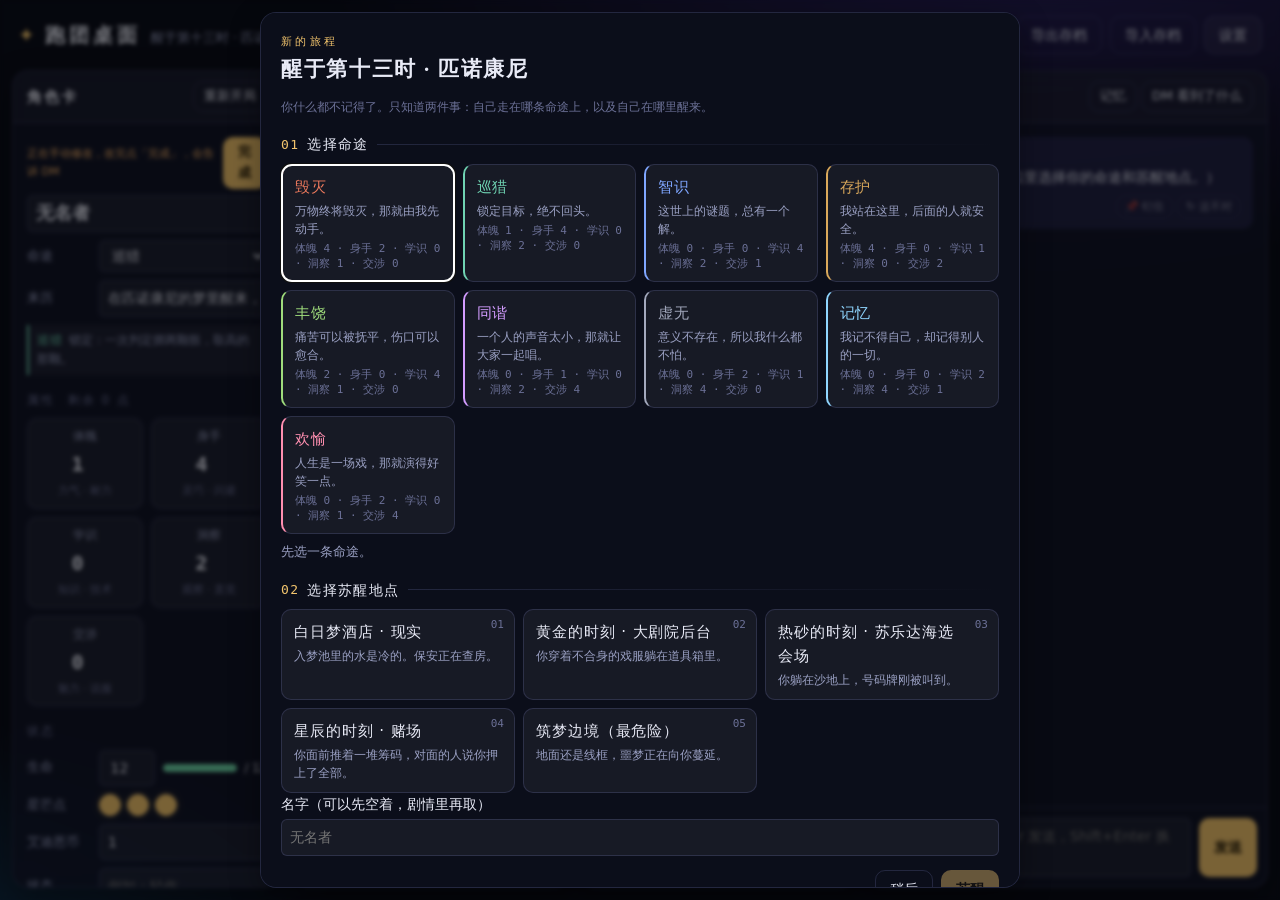
<file: trpg-table/index.html>
<!DOCTYPE html>
<html lang="zh-CN" data-theme="starlight">
<head>
<meta charset="UTF-8">
<meta name="viewport" content="width=device-width, initial-scale=1">
<title>跑团桌面</title>

<!--
  样式分三层，想改外观时按这个顺序找：
  1. css/theme.css      颜色、字体、圆角、阴影（只有变量，换主题改这里）
  2. css/layout.css     页面怎么划分区块（哪个区放哪、多宽）
  3. css/components.css 按钮、卡片、骰子、棋子这些零件长什么样
-->
<link rel="stylesheet" href="css/theme.css">
<link rel="stylesheet" href="css/layout.css">
<link rel="stylesheet" href="css/components.css">
<!-- 「星轨」主题的变量和装饰，放在最后，只在选中这个主题时生效 -->
<link rel="stylesheet" href="css/theme-astral.css">
</head>
<body>

<div class="app">

  <!-- ========== 顶栏 ========== -->
  <header class="area-header topbar">
    <div class="brand">
      <span class="brand-mark" aria-hidden="true">✦</span>
      <span class="brand-name">跑团桌面</span>
      <span class="brand-sub" id="preset-name">预设</span>
    </div>
    <nav class="topbar-actions">
      <label class="field-inline">
        <span>主题</span>
        <select id="theme-select"></select>
      </label>
      <button class="btn btn-ghost" id="btn-export" title="把当前存档下载成文件">导出存档</button>
      <label class="btn btn-ghost" title="读取之前导出的存档文件">
        导入存档<input type="file" id="file-import" accept=".json,application/json" hidden>
      </label>
      <button class="btn" id="btn-settings">设置</button>
    </nav>
  </header>

  <!-- ========== 角色卡区 ========== -->
  <section class="area-sheet panel" aria-labelledby="sheet-title">
    <header class="panel-head">
      <h2 id="sheet-title">角色卡</h2>
      <button class="btn btn-small btn-ghost" id="btn-sheet-reset" title="恢复成预设里的示例角色">重置</button>
    </header>
    <div class="panel-body" id="sheet"></div>
  </section>

  <!-- ========== 当前场景（主界面中间） ==========
       显示你现在所在的地方、场景里的人和他们的位置。打架也在这里。
       整张匹诺康尼大地图放在弹窗里，点「匹诺康尼地图」打开。 -->
  <section class="area-board panel" aria-labelledby="board-title">
    <header class="panel-head">
      <h2 id="board-title">当前场景</h2>
      <span class="scene-name" id="scene-name"></span>
      <div class="panel-tools">
        <button class="btn btn-small btn-ghost" id="btn-world" hidden title="看整张匹诺康尼地图，选择要去的地方">匹诺康尼地图</button>
        <span class="round-badge" id="round-badge">未开始</span>
        <button class="btn btn-small" id="btn-initiative">投先攻</button>
        <button class="btn btn-small btn-ghost" id="btn-next-turn">下一位</button>
        <button class="btn btn-small btn-ghost" id="btn-end-combat">结束</button>
      </div>
    </header>
    <div class="panel-body board-wrap">
      <!-- 行动顺序条：叠在场景左上角 -->
      <ol class="turn-list" id="turn-list"></ol>
      <div class="view-tools" id="view-tools" role="group" aria-label="视角">
        <button class="btn btn-small btn-ghost" data-view="rotl" aria-label="向左转 90 度" title="向左转">⟲</button>
        <button class="btn btn-small btn-ghost" data-view="rotr" aria-label="向右转 90 度" title="向右转">⟳</button>
        <button class="btn btn-small btn-ghost" data-view="d3" id="btn-d3">平面</button>
      </div>
      <div class="board" id="board" aria-label="当前场景，可以拖动棋子"></div>
    </div>
    <footer class="panel-foot board-foot">
      <span class="hint" id="board-hint">拖动棋子移动位置，点一下选中。</span>
      <span class="panel-tools">
        <button class="btn btn-small btn-ghost" id="btn-add-ally">+ 同伴</button>
        <button class="btn btn-small btn-ghost" id="btn-add-enemy">+ 敌人</button>
        <button class="btn btn-small btn-ghost" id="btn-remove-token" disabled>移除选中</button>
      </span>
    </footer>
  </section>

  <!-- ========== 骰子区 ========== -->
  <section class="area-dice panel" aria-labelledby="dice-title">
    <header class="panel-head">
      <h2 id="dice-title">判定</h2>
      <label class="field-inline small">
        <input type="checkbox" id="dice-to-dm" checked>
        <span>结果告诉 DM</span>
      </label>
    </header>
    <div class="panel-body dice-body">
      <div class="dice-result" id="dice-result" aria-live="polite">
        <div class="die-face" id="die-face">20</div>
        <div class="dice-detail" id="dice-detail">点下面的骰子试试</div>
      </div>
      <div class="dice-buttons" id="dice-buttons"></div>
      <form class="dice-expr" id="dice-expr-form">
        <input id="dice-expr" placeholder="例如 2d6+3" autocomplete="off">
        <button class="btn btn-small">投</button>
      </form>
      <form class="check-form" id="check-form">
        <select id="check-attr" aria-label="用哪个属性"></select>
        <label class="field-inline small">难度<input id="check-dc" type="number" value="13" min="1" max="40"></label>
        <select id="check-mode" aria-label="优势或劣势">
          <option value="normal">普通</option>
          <option value="adv">优势</option>
          <option value="dis">劣势</option>
        </select>
        <button class="btn btn-small btn-accent">检定</button>
      </form>
      <!-- 掷骰和战斗的记录 -->
      <ul class="log" id="combat-log" aria-live="polite"></ul>
    </div>
  </section>

  <!-- ========== 线索与物品 ==========
       内容由 js/ledger.js 渲染（DM 用标记增减，代码校验）。
       ledger.js 还没加载时，先用一个只读的简易版顶上。 -->
  <section class="area-ledger panel" aria-labelledby="ledger-title">
    <header class="panel-head">
      <h2 id="ledger-title">线索与物品</h2>
    </header>
    <div class="panel-body" id="ledger"></div>
  </section>

  <!-- ========== DM 区 ========== -->
  <section class="area-dm panel" aria-labelledby="dm-title">
    <header class="panel-head">
      <h2 id="dm-title">DM</h2>
      <span class="status-dot" id="dm-status">演示模式</span>
      <div class="panel-tools">
        <button class="btn btn-small btn-ghost" id="btn-memory" title="前情摘要、钉住的笔记、线索、资料卡">记忆</button>
        <button class="btn btn-small btn-ghost" id="btn-peek" title="看看这一轮会发给 AI 的全部资料">DM 看到了什么</button>
      </div>
    </header>
    <div class="panel-body chat" id="chat" aria-live="polite"></div>
    <form class="chat-input" id="chat-form">
      <textarea id="chat-text" rows="2" placeholder="你想做什么？（Enter 发送，Shift+Enter 换行）"></textarea>
      <button class="btn btn-accent" id="chat-send">发送</button>
    </form>
  </section>

</div>

<!-- ========== 匹诺康尼大地图（弹窗） ========== -->
<dialog class="dialog world-dialog" id="world-dialog" aria-labelledby="world-title">
  <div class="world-dialog-head">
    <h2 id="world-title">匹诺康尼</h2>
    <span class="hint">点地点看介绍，点「前往」就会过去并告诉 DM。滚轮或双指缩放，拖动空白处移动。</span>
    <button class="btn btn-small btn-ghost" id="world-close">关闭</button>
  </div>
  <div class="world-dialog-body"><div class="world" id="world"></div></div>
</dialog>

<!-- ========== 设置弹窗 ========== -->
<dialog class="dialog" id="settings-dialog">
  <form method="dialog" class="dialog-body" id="settings-form">
    <h2>设置</h2>
    <label class="field">
      <span>DeepSeek API 密钥</span>
      <input type="password" id="set-key" placeholder="sk-..." autocomplete="off">
      <small>只保存在这台设备的浏览器里，不会上传到代码仓库。留空就是演示模式。</small>
    </label>
    <label class="field">
      <span>接口地址</span>
      <input id="set-base" placeholder="https://api.deepseek.com">
    </label>
    <label class="field">
      <span>模型名</span>
      <input id="set-model" list="model-options" placeholder="deepseek-flash">
      <datalist id="model-options">
        <option value="deepseek-flash">
        <option value="deepseek-v4-pro">
      </datalist>
      <small>按 DeepSeek 官方文档（2026 年 11 月）：deepseek-flash 便宜快速，deepseek-v4-pro 更强更贵。</small>
    </label>
    <label class="field-inline">
      <input type="checkbox" id="set-thinking">
      <span>深度思考（更慢，但剧情可能更有条理）</span>
    </label>
    <label class="field">
      <span>剧本预设</span>
      <select id="set-preset"></select>
    </label>
    <div class="dialog-actions">
      <button class="btn btn-ghost" value="cancel">取消</button>
      <button class="btn btn-accent" value="save" id="settings-save">保存</button>
    </div>
    <hr>
    <button type="button" class="btn btn-danger btn-small" id="btn-wipe">清空本机存档（密钥保留）</button>
  </form>
</dialog>

<!-- ========== 开局建卡弹窗（剧本带命途和苏醒地点时才会出现） ========== -->
<dialog class="dialog intro-dialog" id="intro-dialog">
  <form method="dialog" class="dialog-body">
    <div class="intro-kicker">新的旅程</div>
    <h2 id="intro-title">开局</h2>
    <p class="hint">你什么都不记得了。只知道两件事：自己走在哪条命途上，以及自己在哪里醒来。</p>

    <div class="intro-step"><span class="intro-no">01</span>选择命途</div>
    <div class="pick-grid" id="intro-paths"></div>
    <p class="intro-skill" id="intro-skill"></p>

    <div class="intro-step"><span class="intro-no">02</span>选择苏醒地点</div>
    <div class="pick-grid spawns" id="intro-spawns"></div>

    <label class="field">
      <span>名字（可以先空着，剧情里再取）</span>
      <input id="intro-name" maxlength="12" placeholder="无名者" autocomplete="off">
    </label>

    <div class="dialog-actions">
      <button type="button" class="btn btn-ghost" id="intro-cancel">稍后</button>
      <button type="button" class="btn btn-accent" id="intro-go" disabled>苏醒</button>
    </div>
  </form>
</dialog>

<!-- ========== 记忆弹窗 ========== -->
<dialog class="dialog memory-dialog" id="memory-dialog">
  <form method="dialog" class="dialog-body">
    <h2>DM 的记忆</h2>
    <p class="hint">这里的东西每一轮都会交给 DM。写错了可以直接改。</p>

    <div class="mem-section" id="mem-act-wrap">
      <h3>剧情进度</h3>
      <select id="mem-act"></select>
      <small class="hint">DM 写【推进：下一幕】时会自动往后走；觉得不对可以在这里手动改。</small>
    </div>

    <div class="mem-section">
      <h3>钉住的笔记 <small>一直带着</small></h3>
      <ul class="mem-list" id="mem-pins"></ul>
      <div class="mem-add" id="mem-pin-form" data-form>
        <input id="mem-pin-text" maxlength="200" placeholder="例如：我答应过多莉帮她交房租">
        <button type="button" class="btn btn-small" data-submit>钉住</button>
      </div>
    </div>

    <div class="mem-section">
      <h3>已发现的线索</h3>
      <ul class="mem-list" id="mem-clues"></ul>
      <div class="mem-add" id="mem-clue-form" data-form>
        <input id="mem-clue-text" maxlength="80" placeholder="手动补一条线索">
        <button type="button" class="btn btn-small" data-submit>添加</button>
      </div>
    </div>

    <div class="mem-section">
      <h3>前情摘要 <small id="mem-summary-meta"></small></h3>
      <textarea id="mem-summary" rows="7" placeholder="对话变长以后，DM 会自动把较早的内容整理到这里。"></textarea>
      <button type="button" class="btn btn-small" id="mem-summarize">现在整理一次</button>
    </div>

    <div class="mem-section">
      <h3>资料卡 <small>最近的对话里出现关键词时才带上</small></h3>
      <ul class="mem-list mem-cards" id="mem-lore"></ul>
      <div class="mem-add mem-add-lore" id="mem-lore-form" data-form>
        <input id="mem-lore-keys" placeholder="关键词，用顿号隔开：多莉、筑梦师">
        <textarea id="mem-lore-text" rows="2" placeholder="卡片内容"></textarea>
        <button type="button" class="btn btn-small" data-submit>加一张卡</button>
      </div>
    </div>

    <div class="dialog-actions">
      <button class="btn btn-accent" value="close">关闭</button>
    </div>
  </form>
</dialog>

<!-- ========== DM 看到了什么 ========== -->
<dialog class="dialog peek-dialog" id="peek-dialog">
  <form method="dialog" class="dialog-body">
    <h2>这一轮 DM 会看到的资料</h2>
    <p class="hint" id="peek-meta"></p>
    <div id="peek-body" class="peek-body"></div>
    <div class="dialog-actions">
      <button class="btn btn-accent" value="close">关闭</button>
    </div>
  </form>
</dialog>

<!-- ========== 这不对 ========== -->
<dialog class="dialog" id="wrong-dialog">
  <form method="dialog" class="dialog-body">
    <h2>DM 哪里说错了？</h2>
    <p class="hint">写一句就行。上一条回复会被撤掉，DM 会带着你的话重写。</p>
    <textarea id="wrong-text" rows="3" placeholder="例如：我背包里没有钥匙；多莉不可能知道第十三时"></textarea>
    <div class="dialog-actions">
      <button class="btn btn-ghost" value="cancel">算了</button>
      <button class="btn btn-accent" value="send">让它重写</button>
    </div>
  </form>
</dialog>

<!--
  脚本按顺序加载。没有用任何框架，也不需要"编译"。
  presets/ 里是剧本预设，想加新预设就复制一个文件改内容，再在这里加一行。
-->
<script src="presets/default.js"></script>
<script src="presets/penacony-13th-hour.js"></script>
<script src="js/store.js"></script>
<script src="js/dice.js"></script>
<script src="js/sheet.js"></script>
<script src="js/props.js"></script>
<script src="js/board.js"></script>
<script src="js/world.js"></script>
<script src="js/scene.js"></script>
<script src="js/combat.js"></script>
<script src="js/facts.js"></script>
<script src="js/director.js"></script>
<script src="js/dm.js"></script>
<script src="js/memory.js"></script>
<script src="js/ledger.js"></script>
<script src="js/settings.js"></script>
<script src="js/intro.js"></script>
<script src="js/main.js"></script>
</body>
</html>
</file>
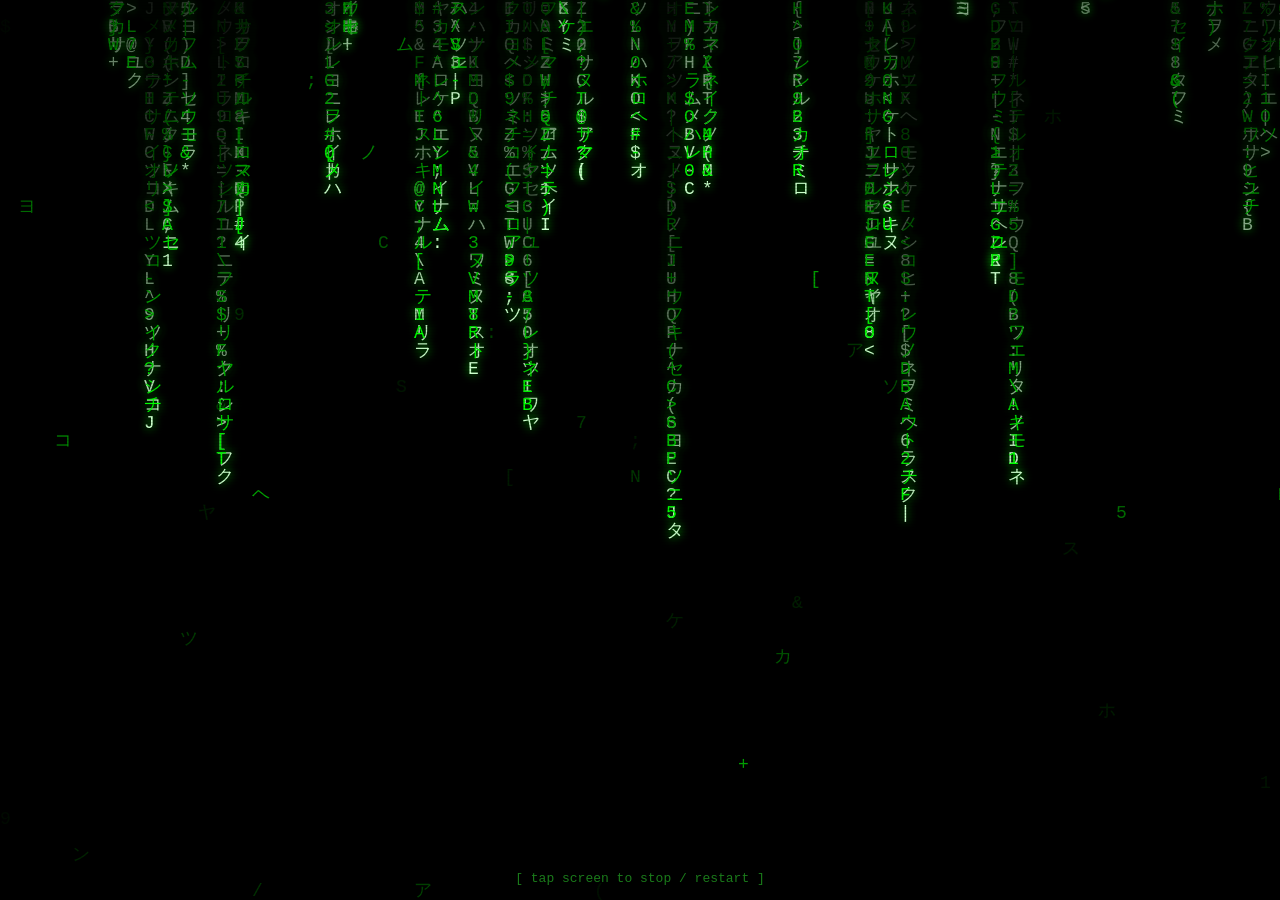
<file: hacker-code-rain.html>
<!DOCTYPE html>
<html lang="en">
<head>
<meta charset="UTF-8">
<meta name="viewport" content="width=device-width, initial-scale=1, maximum-scale=1, user-scalable=no">
<title>Code Rain</title>
<style>
  html, body {
    margin: 0;
    height: 100%;
    background: #000;
    overflow: hidden;
    cursor: pointer;
    -webkit-tap-highlight-color: transparent;
    user-select: none;
    -webkit-user-select: none;
    touch-action: manipulation;
  }
  canvas { display: block; width: 100vw; height: 100vh; }

  /* CRT scanlines + vignette for that 90's monitor feel */
  .crt {
    pointer-events: none;
    position: fixed; inset: 0;
    background:
      repeating-linear-gradient(to bottom, rgba(0,0,0,0) 0, rgba(0,0,0,0) 2px, rgba(0,0,0,.25) 3px),
      radial-gradient(ellipse at center, rgba(0,0,0,0) 55%, rgba(0,0,0,.75) 100%);
  }

  #status {
    position: fixed; top: 50%; left: 50%;
    transform: translate(-50%, -50%);
    font: bold 22px "Courier New", monospace;
    color: #3f3;
    letter-spacing: 4px;
    padding: 12px 22px;
    border: 2px solid #3f3;
    background: rgba(0,0,0,.8);
    text-shadow: 0 0 8px #3f3;
    box-shadow: 0 0 18px rgba(51,255,51,.5);
    display: none;
    pointer-events: none;
  }
  #status.show { display: block; animation: blink 1s steps(1) infinite; }
  @keyframes blink { 50% { opacity: 0; } }

  #hint {
    position: fixed; bottom: 14px; width: 100%; text-align: center;
    font: 13px "Courier New", monospace; color: #1a7a1a;
    pointer-events: none; transition: opacity 1s;
  }
</style>
</head>
<body>
<canvas id="rain"></canvas>
<div class="crt"></div>
<div id="status">&gt; SYSTEM PAUSED_</div>
<div id="hint">[ tap screen to stop / restart ]</div>

<script>
(() => {
  const canvas = document.getElementById('rain');
  const ctx = canvas.getContext('2d');
  const statusEl = document.getElementById('status');
  const hintEl = document.getElementById('hint');

  // Characters: katakana, digits, latin, symbols
  const CHARS =
    'アイウエオカキクケコサシスセソタチツテトナニヌネノハヒフヘホマミムメモヤユヨラリルレロワヲン' +
    '0123456789ABCDEFGHIJKLMNOPQRSTUVWXYZ' +
    '<>{}[]()/\\|=+-*&^%$#@!?;:';
  const randChar = () => CHARS[(Math.random() * CHARS.length) | 0];

  const FONT_SIZE = 18;
  let cols = 0, rows = 0, drops = [], speeds = [];
  let width = 0, height = 0;

  function resize() {
    const dpr = window.devicePixelRatio || 1;
    width = window.innerWidth;
    height = window.innerHeight;
    canvas.width = width * dpr;
    canvas.height = height * dpr;
    ctx.setTransform(dpr, 0, 0, dpr, 0, 0);
    ctx.fillStyle = '#000';
    ctx.fillRect(0, 0, width, height);

    cols = Math.ceil(width / FONT_SIZE);
    rows = Math.ceil(height / FONT_SIZE);
    const oldDrops = drops;
    drops = []; speeds = [];
    for (let i = 0; i < cols; i++) {
      drops[i] = oldDrops[i] !== undefined ? oldDrops[i] : Math.random() * -rows;
      speeds[i] = 0.4 + Math.random() * 0.8;   // each column falls at its own pace
    }
  }

  function draw() {
    // Translucent black wash leaves fading green trails
    ctx.fillStyle = 'rgba(0, 0, 0, 0.07)';
    ctx.fillRect(0, 0, width, height);

    ctx.font = FONT_SIZE + 'px "Courier New", monospace';
    ctx.textBaseline = 'top';

    for (let i = 0; i < cols; i++) {
      const x = i * FONT_SIZE;
      const y = Math.floor(drops[i]) * FONT_SIZE;

      // The body character just above the head, in classic green
      ctx.fillStyle = '#0f0';
      ctx.shadowBlur = 0;
      ctx.fillText(randChar(), x, y - FONT_SIZE);

      // The bright, glowing leading character
      ctx.fillStyle = '#ccffcc';
      ctx.shadowColor = '#0f0';
      ctx.shadowBlur = 10;
      ctx.fillText(randChar(), x, y);

      // Occasionally flicker a random character mid-stream
      if (Math.random() < 0.02) {
        ctx.shadowBlur = 0;
        ctx.fillStyle = '#0a0';
        ctx.fillText(randChar(), x, Math.floor(Math.random() * rows) * FONT_SIZE);
      }

      drops[i] += speeds[i];
      if (y > height && Math.random() > 0.975) {
        drops[i] = Math.random() * -20;
        speeds[i] = 0.4 + Math.random() * 0.8;
      }
    }
    ctx.shadowBlur = 0;
  }

  // ~30 fps for that chunky retro feel
  let running = true, last = 0, rafId = 0;
  const FRAME_MS = 33;
  function loop(t) {
    if (t - last >= FRAME_MS) { draw(); last = t; }
    rafId = requestAnimationFrame(loop);
  }

  function toggle() {
    running = !running;
    if (running) {
      statusEl.classList.remove('show');
      rafId = requestAnimationFrame(loop);
    } else {
      cancelAnimationFrame(rafId);
      statusEl.classList.add('show');
    }
    hintEl.style.opacity = 0;
  }

  // pointerdown covers mouse, touch and pen with a single event
  window.addEventListener('pointerdown', toggle);
  window.addEventListener('keydown', e => {
    if (e.code === 'Space' || e.code === 'Enter') { e.preventDefault(); toggle(); }
  });
  window.addEventListener('resize', resize);

  setTimeout(() => hintEl.style.opacity = 0, 4000);

  resize();
  rafId = requestAnimationFrame(loop);
})();
</script>
</body>
</html>
</file>
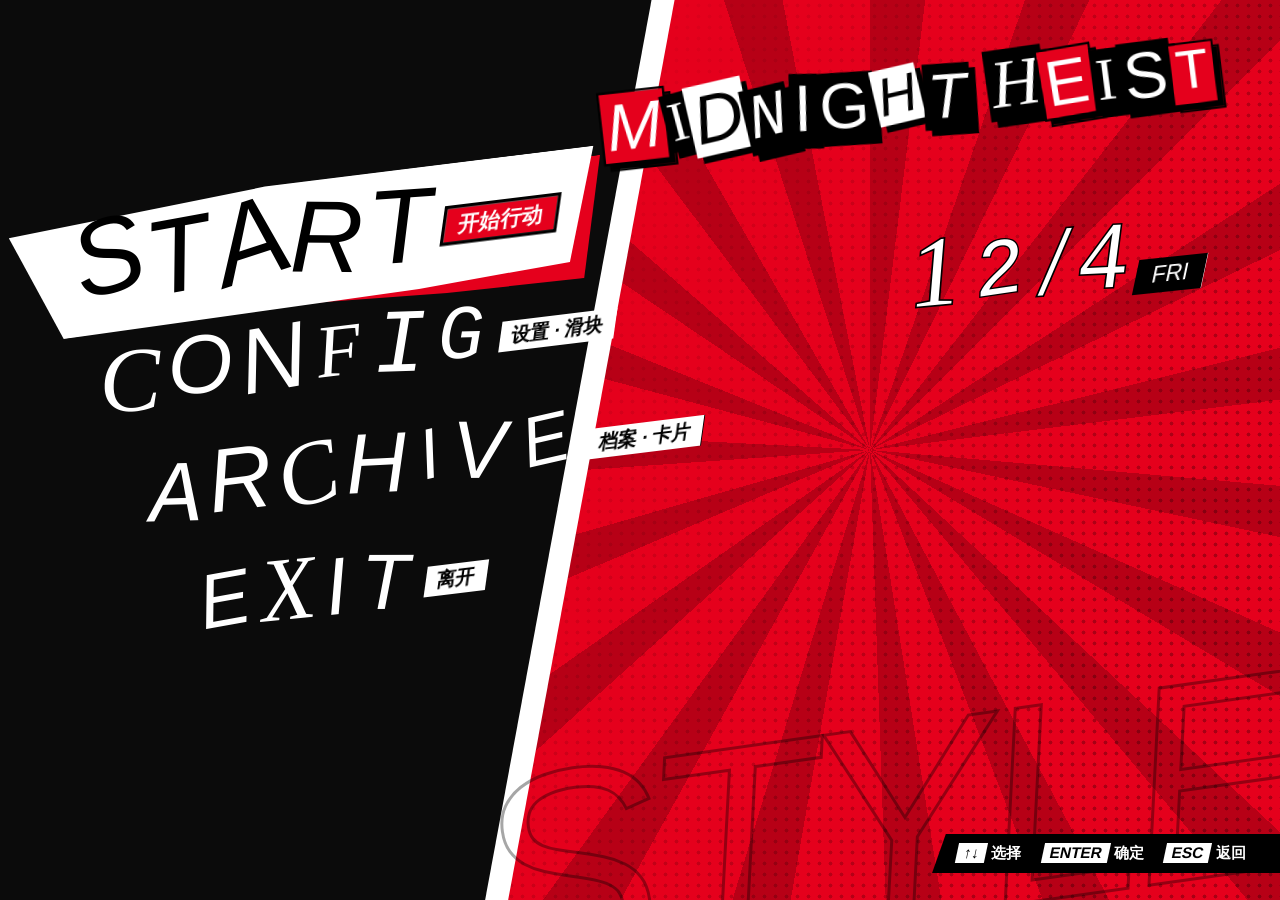
<file: p5-style-ui.html>
<!DOCTYPE html>
<html lang="zh-CN">
<head>
<meta charset="UTF-8">
<meta name="viewport" content="width=device-width, initial-scale=1">
<title>P5 Style UI · 滑块与点击反馈 Demo</title>
<style>
:root{
  --red:#e5001c;
  --black:#0b0b0b;
  --white:#ffffff;
  --snap:cubic-bezier(.2,1.6,.4,1);      /* 回弹：P5 菜单那种“啪”一下到位 */
  --out:cubic-bezier(.16,1,.3,1);
  --zh:"Microsoft YaHei","PingFang SC","Noto Sans SC",sans-serif;
}
*{box-sizing:border-box;margin:0;padding:0}
html,body{height:100%;overflow:hidden;background:var(--red);color:#fff;
  font-family:"Arial Black","Helvetica Neue",Arial,var(--zh);
  user-select:none;-webkit-user-select:none;-webkit-tap-highlight-color:transparent}
button{font:inherit;color:inherit;background:none;border:0;cursor:pointer}
#app{position:fixed;inset:0;overflow:hidden}

/* ============ 背景层 ============ */
.bg-burst{position:absolute;width:300vmax;height:300vmax;left:68%;top:50%;
  margin:-150vmax 0 0 -150vmax;pointer-events:none;
  background:repeating-conic-gradient(rgba(0,0,0,.2) 0deg 7deg,transparent 7deg 19deg)}
.bg-dots{position:absolute;inset:0;pointer-events:none;opacity:.6;
  background-image:radial-gradient(rgba(0,0,0,.45) 1.7px,transparent 2.2px);
  background-size:11px 11px;
  -webkit-mask-image:linear-gradient(115deg,transparent 35%,#000 85%);
          mask-image:linear-gradient(115deg,transparent 35%,#000 85%)}
.bg-slab{position:absolute;left:-6%;top:-10%;width:60%;height:120%;pointer-events:none}
.bg-slab.w{background:#fff;clip-path:polygon(0 0,100% 0,74% 100%,0 100%)}
.bg-slab.b{background:var(--black);clip-path:polygon(0 0,97% 0,71% 100%,0 100%)}
.bg-word{position:absolute;right:-2vw;bottom:-4vh;font-size:22vw;line-height:.8;font-style:italic;
  color:transparent;-webkit-text-stroke:3px rgba(0,0,0,.35);transform:rotate(-8deg);pointer-events:none;letter-spacing:-.04em}

/* ============ 剪报字（勒索信字体） ============ */
.ransom{display:inline-block;white-space:nowrap}
.rl{display:inline-block;line-height:1.05;padding:0 .07em;margin:0 .015em;
  transform:translateY(var(--y)) rotate(var(--r)) scale(var(--s))}
.rl[data-k=black]{background:#000;color:#fff}
.rl[data-k=white]{background:#fff;color:#000}
.rl[data-k=red]{background:var(--red);color:#fff;outline:2px solid #000}
.rl-sp{display:inline-block;width:.35em}

/* ============ 场景 ============ */
.screen{position:absolute;inset:0;display:none}
.screen.active{display:block}

/* 主菜单 */
.logo{position:absolute;right:5vw;top:7vh;font-size:clamp(28px,4.6vw,70px);transform:rotate(-6deg);
  filter:drop-shadow(6px 6px 0 #000)}
.datebox{position:absolute;right:6vw;top:24vh;transform:rotate(-6deg);text-align:right}
.d-num{font-size:clamp(40px,7vw,110px);font-style:italic;color:#fff;
  -webkit-text-stroke:3px #000;paint-order:stroke fill;line-height:.9}
.d-day{display:inline-block;background:#000;color:#fff;font-size:clamp(16px,1.8vw,26px);
  padding:.15em .7em;transform:skewX(-18deg);margin-top:.3em}

.menu{position:absolute;left:5vw;top:20vh;width:52vw;height:70vh;transform:rotate(-7deg);list-style:none}
.item{position:absolute;white-space:nowrap;font-style:italic;font-size:clamp(38px,6.2vw,92px);
  line-height:1;padding:.06em .2em;cursor:pointer;transform-origin:left center;
  transition:transform .26s var(--snap);z-index:2}
.item.sel{transform:translateX(.25em) scale(1.12)}
.item .rl{color:#fff;transition:color .08s,transform .26s var(--snap);transition-delay:calc(var(--i)*14ms)}
.item.sel .rl{color:#000;transform:translateY(var(--y)) rotate(calc(var(--r)*-1.6)) scale(calc(var(--s)*1.06))}
.item .sub{display:inline-block;vertical-align:middle;margin-left:.5em;font-family:var(--zh);font-weight:900;
  font-style:normal;font-size:.24em;background:#fff;color:#000;padding:.25em .6em;transform:skewX(-15deg);
  transition:background .1s,color .1s}
.item.sel .sub{background:var(--red);color:#fff;outline:3px solid #000}
.cursor{position:absolute;pointer-events:none;z-index:1;
  transition:left .26s var(--snap),top .26s var(--snap),width .26s var(--snap),height .26s var(--snap)}
.cursor i{position:absolute;inset:0;transition:clip-path .22s var(--out)}
.cursor .c-red{background:var(--red);transform:translate(14px,10px)}
.cursor .c-white{background:#fff}

.hintbar{position:absolute;right:0;bottom:3vh;background:#000;padding:.6em 2.2em .6em 1.6em;
  font-family:var(--zh);font-weight:900;font-size:clamp(12px,1.2vw,16px);
  clip-path:polygon(4% 0,100% 0,100% 100%,0 100%);display:flex;gap:1.4em;align-items:center}
.hintbar b{background:#fff;color:#000;padding:.05em .45em;margin-right:.35em;display:inline-block;transform:skewX(-12deg)}

/* 返回按钮 */
.btn-back{position:absolute;left:3vw;bottom:4vh;z-index:5;background:#000;color:#fff;font-style:italic;
  font-size:clamp(18px,2vw,28px);padding:.35em 1.2em .35em .9em;
  clip-path:polygon(0 8%,100% 0,94% 100%,3% 88%);transition:transform .2s var(--snap)}
.btn-back:hover{transform:scale(1.12) rotate(-3deg);background:var(--red)}

/* 场景大标题 */
.scr-title{position:absolute;left:4vw;top:5vh;font-size:clamp(40px,7vw,110px);transform:rotate(-5deg);
  filter:drop-shadow(7px 7px 0 #000);z-index:3}

/* ============ CONFIG：滑块 ============ */
.cfg-wrap{position:absolute;left:50%;top:54%;width:min(860px,90vw);transform:translate(-50%,-50%) rotate(-3deg);
  display:flex;flex-direction:column;gap:clamp(10px,2.2vh,22px)}
.p5s{position:relative;background:#000;padding:14px 26px 14px 30px;
  clip-path:polygon(0 6%,100% 0,98.5% 100%,1.2% 92%)}
.p5s:nth-child(even){margin-left:4%;margin-right:-4%}
.sl-head{display:flex;align-items:baseline;gap:14px;margin-bottom:2px}
.sl-label{font-size:clamp(20px,2.4vw,32px)}
.sl-sub{font-family:var(--zh);font-weight:900;font-size:13px;color:var(--red);background:#fff;padding:1px 8px;transform:skewX(-14deg)}
.sl-row{display:flex;align-items:center;gap:22px}
.sl-track{position:relative;flex:1;height:64px;cursor:grab;outline:none;touch-action:none}
.sl-track:focus-visible .sl-bg{box-shadow:0 0 0 4px #fff}
.drag .sl-track{cursor:grabbing}
.sl-bg{position:absolute;left:0;right:0;top:50%;height:24px;margin-top:-12px;background:#222;
  transform:skewX(-24deg);border:3px solid #fff;overflow:hidden}
.sl-fill{position:absolute;left:0;top:0;bottom:0;width:50%;background:var(--red);
  clip-path:polygon(0 0,100% 0,calc(100% - 9px) 35%,100% 60%,calc(100% - 13px) 100%,0 100%);
  transition:width .12s var(--out)}
.sl-fill::after{content:"";position:absolute;inset:0;
  background-image:radial-gradient(rgba(0,0,0,.4) 1.3px,transparent 1.8px);background-size:6px 6px}
.drag .sl-fill{transition:none;background:linear-gradient(90deg,var(--red) 70%,#fff)}
.sl-ticks{position:absolute;inset:0;pointer-events:none;
  background:repeating-linear-gradient(90deg,transparent 0 calc(10% - 2px),rgba(255,255,255,.55) calc(10% - 2px) 10%)}
.sl-thumb{position:absolute;top:50%;left:50%;width:62px;height:62px;margin:-31px 0 0 -31px;pointer-events:none;
  transform:rotate(var(--rot,0deg)) scale(var(--sc,1));
  transition:left .12s var(--out),transform .18s var(--snap)}
.drag .sl-thumb{--sc:1.4;transition:transform .18s var(--snap)}
.sl-thumb i{position:absolute}
.th-b{inset:0;background:#000}
.th-r{inset:9%;background:var(--red)}
.th-w{inset:33%;background:#fff}
.sl-val{width:3.4em;font-size:clamp(26px,3vw,40px);text-align:center}

/* ============ ARCHIVE：卡片滑动 ============ */
.carousel{position:absolute;inset:16vh 0 12vh 0;touch-action:pan-y;cursor:grab}
.card{position:absolute;left:50%;top:50%;width:min(320px,62vw);height:min(440px,62vh);
  transition:transform .48s var(--snap),filter .3s,opacity .3s;filter:drop-shadow(10px 10px 0 #000)}
.card-in{position:absolute;inset:0;background:#000;overflow:hidden;
  clip-path:polygon(3% 2%,100% 0,96% 98%,0 100%)}
.card-band{position:absolute;left:-20%;right:-20%;top:12%;height:34%;background:var(--red);transform:rotate(-12deg)}
.card-band::after{content:"";position:absolute;inset:0;
  background-image:radial-gradient(rgba(0,0,0,.35) 2px,transparent 2.6px);background-size:12px 12px}
.card-no{position:absolute;right:6%;top:3%;font-size:min(140px,22vw);font-style:italic;line-height:1;
  color:transparent;-webkit-text-stroke:3px #fff}
.card-t{position:absolute;left:7%;bottom:22%;font-size:clamp(24px,3vw,38px)}
.card-s{position:absolute;left:8%;bottom:9%;font-family:var(--zh);font-weight:900;font-size:18px;
  background:#fff;color:#000;padding:2px 12px;transform:skewX(-14deg)}
.card.dim{filter:drop-shadow(10px 10px 0 #000) brightness(.45) grayscale(.4)}
.car-btn{position:absolute;top:50%;z-index:20;width:70px;height:90px;margin-top:-45px;background:#fff;color:#000;
  font-size:42px;clip-path:polygon(0 50%,100% 0,78% 50%,100% 100%);transition:transform .2s var(--snap),background .1s}
.car-btn.next{right:3vw;transform:scaleX(-1)}
.car-btn.prev{left:3vw}
.car-btn:hover{background:var(--red)}
.car-btn.prev:hover{transform:scale(1.2)}
.car-btn.next:hover{transform:scaleX(-1) scale(1.2)}
.car-dots{position:absolute;left:50%;bottom:6vh;transform:translateX(-50%) skewX(-15deg);display:flex;gap:10px}
.car-dots i{width:26px;height:12px;background:#000;transition:width .25s var(--snap),background .2s}
.car-dots i.on{width:56px;background:#fff;outline:3px solid #000}

/* ============ START：切入演出 ============ */
.cutin{position:absolute;left:-10%;right:-10%;top:30%;height:36%;transform:rotate(-9deg)}
.band{position:absolute;inset:0;background:#000;overflow:hidden}
.band-red{position:absolute;left:0;right:0;top:12%;height:10%;background:var(--red)}
.band-red.b2{top:auto;bottom:12%}
.band-text{position:absolute;left:50%;top:50%;transform:translate(-50%,-50%);font-size:clamp(36px,7vw,110px)}
.bigword{position:absolute;left:50%;top:78%;transform:translate(-50%,-50%) rotate(-9deg);
  font-size:clamp(70px,14vw,220px);filter:drop-shadow(10px 10px 0 #000)}
.tap-hint{position:absolute;left:50%;bottom:4vh;transform:translateX(-50%) skewX(-14deg);background:#000;
  padding:.4em 1.4em;font-family:var(--zh);font-weight:900}

/* ============ 转场 / 特效 / 提示 ============ */
.wipe{position:fixed;inset:0;pointer-events:none;z-index:50;overflow:hidden}
.wipe i{position:absolute;top:-25%;height:150%;left:0;transform:translateX(-200%) skewX(-20deg)}
.wipe i:nth-child(1){background:#fff;width:150%}
.wipe i:nth-child(2){background:var(--red);width:150%}
.wipe i:nth-child(3){background:#000;width:160%}
.fx-layer{position:fixed;inset:0;pointer-events:none;z-index:60}
.fx{position:absolute;width:0;height:0}
.fx i{position:absolute;left:0;top:0}
.toast{position:fixed;right:0;top:40%;z-index:40;background:#000;padding:18px 70px 18px 40px;
  clip-path:polygon(6% 0,100% 0,100% 100%,0 100%);transform:translateX(110%)}
.toast .ransom{font-size:clamp(28px,4vw,56px)}
.toast small{display:block;font-family:var(--zh);color:var(--red);margin-top:6px;font-size:16px}

@media (max-width:700px){
  .bg-slab{width:90%}
  .menu{width:85vw}
  .datebox,.bg-word{display:none}
  .logo{top:4vh}
  .hintbar{display:none}
}
</style>
</head>
<body>
<div id="app">
  <!-- 背景 -->
  <div class="bg-burst" id="bgBurst"></div>
  <div class="bg-dots" id="bgDots"></div>
  <div class="bg-slab w"></div>
  <div class="bg-slab b"></div>
  <div class="bg-word">STYLE</div>

  <!-- 主菜单 -->
  <section class="screen active" id="scr-main">
    <div class="logo" id="logo"></div>
    <div class="datebox"><div class="d-num" id="dNum"></div><div class="d-day" id="dDay"></div></div>
    <ul class="menu" id="menu">
      <div class="cursor" id="cursor"><i class="c-red"></i><i class="c-white"></i></div>
    </ul>
    <div class="hintbar"><span><b>↑↓</b>选择</span><span><b>ENTER</b>确定</span><span><b>ESC</b>返回</span></div>
  </section>

  <!-- 设置：滑块 -->
  <section class="screen" id="scr-config">
    <div class="scr-title" id="cfgTitle"></div>
    <div class="cfg-wrap" id="cfgWrap"></div>
    <button class="btn-back" data-back>✕ BACK</button>
  </section>

  <!-- 档案：卡片滑动 -->
  <section class="screen" id="scr-archive">
    <div class="scr-title" id="arcTitle"></div>
    <div class="carousel" id="carousel"></div>
    <button class="car-btn prev" id="carPrev" aria-label="上一张">‹</button>
    <button class="car-btn next" id="carNext" aria-label="下一张">‹</button>
    <div class="car-dots" id="carDots"></div>
    <button class="btn-back" data-back>✕ BACK</button>
  </section>

  <!-- 开始：切入 -->
  <section class="screen" id="scr-start">
    <div class="cutin" id="cutin">
      <div class="band"><div class="band-red"></div><div class="band-red b2"></div><div class="band-text" id="cutText"></div></div>
    </div>
    <div class="bigword" id="bigWord"></div>
    <div class="tap-hint">点击任意位置 / ESC 返回</div>
  </section>
</div>

<div class="wipe" id="wipe"><i></i><i></i><i></i></div>
<div class="fx-layer" id="fx"></div>
<div class="toast" id="toast"><div class="ransom" id="toastText"></div><small>NOT SO FAST · 还有事没做完</small></div>

<script>
/* =========================================================
   工具
   ========================================================= */
const $ = s => document.querySelector(s);
const rand = (a, b) => a + Math.random() * (b - a);
const clamp = (v, a, b) => Math.max(a, Math.min(b, v));
const reduceMotion = matchMedia('(prefers-reduced-motion: reduce)').matches;

const settings = { se: 60, shake: reduceMotion ? 0 : 70, dots: 60, speed: 25 };

/* 剪报字：每个字母随机字体、底色、旋转、大小 */
const FONTS = ['"Arial Black",sans-serif', 'Impact,sans-serif', 'Georgia,serif', '"Times New Roman",serif',
  '"Courier New",monospace', '"Trebuchet MS",sans-serif', 'Verdana,sans-serif'];
function ransom(el, text, { boxes = true, rot = 9, jitter = 1 } = {}) {
  el.textContent = '';
  el.classList.add('ransom');
  [...text].forEach((ch, i) => {
    if (ch === ' ') { const sp = document.createElement('span'); sp.className = 'rl-sp'; el.append(sp); return; }
    const s = document.createElement('span');
    s.className = 'rl';
    s.textContent = ch;
    s.style.setProperty('--i', i);
    s.style.setProperty('--r', rand(-rot, rot).toFixed(1) + 'deg');
    s.style.setProperty('--s', (1 + rand(-.13, .18) * jitter).toFixed(2));
    s.style.setProperty('--y', rand(-4, 4).toFixed(1) + 'px');
    s.style.fontFamily = /[一-鿿]/.test(ch) ? 'var(--zh)' : FONTS[Math.floor(Math.random() * FONTS.length)];
    if (Math.random() < .3) s.style.fontStyle = 'italic';
    if (boxes) {
      const t = Math.random();
      s.dataset.k = i === 0 ? 'red' : t < .42 ? 'black' : t < .84 ? 'white' : 'red';
    }
    el.append(s);
  });
  return el;
}

/* 锯齿多边形 / 星形多边形（clip-path 用） */
const pct = v => v.toFixed(1) + '%';
function jagPoly() {
  return `polygon(${pct(rand(0, 4))} ${pct(rand(8, 30))}, ${pct(rand(28, 45))} ${pct(rand(0, 8))}, ${pct(rand(96, 100))} ${pct(rand(0, 12))}, ${pct(rand(91, 100))} ${pct(rand(84, 100))}, ${pct(rand(52, 70))} ${pct(rand(92, 100))}, ${pct(rand(2, 9))} ${pct(rand(78, 100))})`;
}
function starPoly(n = 12, inner = .45, wobble = .35) {
  const p = [];
  for (let i = 0; i < n * 2; i++) {
    const a = i / (n * 2) * Math.PI * 2 - Math.PI / 2;
    const r = (i % 2 ? inner * rand(1 - wobble, 1 + wobble) : rand(.85, 1)) * 50;
    p.push(`${pct(50 + Math.cos(a) * r)} ${pct(50 + Math.sin(a) * r)}`);
  }
  return `polygon(${p.join(',')})`;
}

/* =========================================================
   音效（WebAudio 合成，无需音频文件）
   ========================================================= */
let actx;
function sfx(kind) {
  const v = settings.se / 100;
  if (!v) return;
  actx = actx || new (window.AudioContext || window.webkitAudioContext)();
  const t = actx.currentTime;
  const g = actx.createGain();
  g.connect(actx.destination);
  const tone = (type, f0, f1, dur, vol, delay = 0) => {
    const o = actx.createOscillator(), gg = actx.createGain();
    o.type = type;
    o.frequency.setValueAtTime(f0, t + delay);
    o.frequency.exponentialRampToValueAtTime(f1, t + delay + dur);
    gg.gain.setValueAtTime(vol * v, t + delay);
    gg.gain.exponentialRampToValueAtTime(.0001, t + delay + dur);
    o.connect(gg).connect(g);
    o.start(t + delay); o.stop(t + delay + dur + .02);
  };
  const noise = (dur, vol, freq) => {
    const buf = actx.createBuffer(1, actx.sampleRate * dur, actx.sampleRate);
    const d = buf.getChannelData(0);
    for (let i = 0; i < d.length; i++) d[i] = (Math.random() * 2 - 1) * (1 - i / d.length);
    const src = actx.createBufferSource(), f = actx.createBiquadFilter(), gg = actx.createGain();
    src.buffer = buf; f.type = 'bandpass'; f.frequency.value = freq; f.Q.value = .8;
    gg.gain.value = vol * v;
    src.connect(f).connect(gg).connect(g); src.start(t);
  };
  switch (kind) {
    case 'move': tone('square', 1400, 700, .05, .06); break;
    case 'tick': tone('triangle', 2200, 1800, .025, .07); break;
    case 'click': tone('square', 900, 300, .06, .05); noise(.05, .25, 3000); break;
    case 'ok': tone('square', 660, 660, .07, .08); tone('square', 990, 1320, .14, .08, .07); break;
    case 'back': tone('sawtooth', 600, 200, .14, .06); break;
    case 'whoosh': noise(.35, .5, 1200); break;
    case 'boom': tone('sine', 160, 35, .45, .5); noise(.4, .6, 400); break;
  }
}

/* =========================================================
   点击反馈：爆炸星 + 碎片 + 震屏
   ========================================================= */
const fxLayer = $('#fx'), app = $('#app');
function burst(x, y, big = false) {
  const wrap = document.createElement('div');
  wrap.className = 'fx';
  wrap.style.left = x + 'px'; wrap.style.top = y + 'px';
  const base = big ? 300 : 130;
  const layers = [['#000', 1, 12, .38], ['#e5001c', .78, 10, .45], ['#fff', .45, 8, .35]];
  layers.forEach(([c, k, n, inner], idx) => {
    const s = document.createElement('i');
    const size = base * k;
    Object.assign(s.style, { width: size + 'px', height: size + 'px', margin: `${-size / 2}px 0 0 ${-size / 2}px`, background: c, clipPath: starPoly(n, inner) });
    wrap.append(s);
    s.animate([
      { transform: `scale(0) rotate(${rand(-40, 40)}deg)`, opacity: 1 },
      { transform: `scale(1.08) rotate(${rand(-10, 10)}deg)`, opacity: 1, offset: .35 },
      { transform: `scale(1.25) rotate(${rand(-20, 20)}deg)`, opacity: 0 }
    ], { duration: big ? 620 : 420, delay: idx * 25, easing: 'cubic-bezier(.16,1,.3,1)', fill: 'both' });
  });
  const shards = big ? 14 : 7;
  for (let i = 0; i < shards; i++) {
    const s = document.createElement('i');
    const a = i / shards * 360 + rand(-15, 15);
    const len = rand(18, big ? 70 : 40), dist = rand(big ? 140 : 60, big ? 280 : 120);
    Object.assign(s.style, { width: rand(4, 9) + 'px', height: len + 'px', background: Math.random() < .5 ? '#000' : '#fff', marginLeft: '-3px', transformOrigin: '50% 0' });
    wrap.append(s);
    s.animate([
      { transform: `rotate(${a}deg) translateY(10px) scaleY(.3)`, opacity: 1 },
      { transform: `rotate(${a}deg) translateY(${dist}px) scaleY(1)`, opacity: 0 }
    ], { duration: rand(380, 560), easing: 'cubic-bezier(.1,.9,.3,1)', fill: 'both' });
  }
  fxLayer.append(wrap);
  setTimeout(() => wrap.remove(), 900);
}
function shake(power = 1) {
  const k = settings.shake / 100 * power;
  if (k <= 0) return;
  const f = [];
  for (let i = 0; i < 7; i++) f.push({ transform: `translate(${rand(-14, 14) * k}px,${rand(-10, 10) * k}px) rotate(${rand(-.8, .8) * k}deg)` });
  f.push({ transform: 'none' });
  app.animate(f, { duration: 280, easing: 'steps(8)' });
}
/* 全局：任意点击都有小爆炸 */
addEventListener('pointerdown', e => {
  if (e.button !== 0) return;
  burst(e.clientX, e.clientY, false);
  sfx('click');
});

/* =========================================================
   转场：三色斜条横扫
   ========================================================= */
let busy = false;
function wipe(mid) {
  const bars = [...document.querySelectorAll('#wipe i')];
  const dur = reduceMotion ? 300 : 720;
  bars.forEach((b, i) => b.animate([
    { transform: 'translateX(-200%) skewX(-20deg)' },
    { transform: 'translateX(-18%) skewX(-20deg)', offset: .5 },
    { transform: 'translateX(140%) skewX(-20deg)' }
  ], { duration: dur, delay: i * 60, easing: 'cubic-bezier(.75,0,.25,1)' }));
  setTimeout(mid, 120 + dur / 2);
  return new Promise(r => setTimeout(r, dur + 140));
}
let current = 'main';
async function go(id) {
  if (busy || id === current) return;
  busy = true;
  sfx('whoosh');
  await wipe(() => {
    document.activeElement && document.activeElement.blur();   // 离开时取消滑块焦点，避免方向键被吞
    document.querySelectorAll('.screen').forEach(s => s.classList.remove('active'));
    $('#scr-' + id).classList.add('active');
    current = id;
    enter[id] && enter[id]();
  });
  busy = false;
}
const enter = {};

/* =========================================================
   主菜单
   ========================================================= */
ransom($('#logo'), 'MIDNIGHT HEIST');
const now = new Date();
ransom($('#dNum'), `${now.getMonth() + 1}/${now.getDate()}`, { boxes: false, rot: 4 });
$('#dDay').textContent = ['SUN', 'MON', 'TUE', 'WED', 'THU', 'FRI', 'SAT'][now.getDay()];

const MENU = [
  { t: 'START', s: '开始行动', act: () => go('start') },
  { t: 'CONFIG', s: '设置 · 滑块', act: () => go('config') },
  { t: 'ARCHIVE', s: '档案 · 卡片', act: () => go('archive') },
  { t: 'EXIT', s: '离开', act: () => denyExit() },
];
const menuEl = $('#menu'), cursorEl = $('#cursor');
const items = MENU.map((m, i) => {
  const li = document.createElement('li');
  li.className = 'item';
  li.style.top = `calc(${i} * clamp(64px, 13vh, 118px))`;
  li.style.left = `calc(${i} * 2.6vw)`;
  const lab = document.createElement('span');
  ransom(lab, m.t, { boxes: false, rot: 7 });
  const sub = document.createElement('span');
  sub.className = 'sub'; sub.textContent = m.s;
  li.append(lab, sub);
  li.addEventListener('pointerenter', () => select(i));
  li.addEventListener('click', () => confirm(i));
  menuEl.append(li);
  return li;
});
let sel = -1;
function placeCursor() {
  const it = items[sel];
  if (!it) return;
  const fs = parseFloat(getComputedStyle(it).fontSize);
  const w = it.offsetWidth * 1.12 + fs * .25;
  cursorEl.style.left = (it.offsetLeft - 24) + 'px';
  cursorEl.style.top = (it.offsetTop - fs * .1) + 'px';
  cursorEl.style.width = (w + 60) + 'px';
  cursorEl.style.height = (it.offsetHeight * 1.12 + fs * .2) + 'px';
}
function select(i, silent) {
  i = (i + items.length) % items.length;
  if (i === sel) return;
  sel = i;
  items.forEach((el, k) => el.classList.toggle('sel', k === i));
  cursorEl.querySelector('.c-white').style.clipPath = jagPoly();
  cursorEl.querySelector('.c-red').style.clipPath = jagPoly();
  placeCursor();
  if (!silent) sfx('move');
}
function confirm(i) {
  if (busy) return;
  const it = items[i];
  const r = it.getBoundingClientRect();
  burst(r.left + r.width * .45, r.top + r.height / 2, true);
  shake(1);
  sfx('ok');
  it.animate([{ scale: 1 }, { scale: 1.25 }, { scale: 1 }], { duration: 260, easing: 'cubic-bezier(.2,1.6,.4,1)' });
  setTimeout(() => MENU[i].act(), 200);
}
enter.main = () => {
  items.forEach((el, i) => el.animate([{ translate: '-80vw 0' }, { translate: '0 0' }],
    { duration: 480, delay: i * 70, easing: 'cubic-bezier(.2,1.3,.4,1)', fill: 'backwards' }));
  cursorEl.animate([{ opacity: 0 }, { opacity: 1 }], { duration: 300, delay: 300, fill: 'backwards' });
};
addEventListener('resize', placeCursor);

/* EXIT：不让走 */
let toastTimer;
function denyExit() {
  const t = $('#toast');
  ransom($('#toastText'), '还不能走！');
  shake(1.6);
  sfx('back');
  t.animate([
    { transform: 'translateX(110%)' }, { transform: 'translateX(-4%)', offset: .25 },
    { transform: 'translateX(0)', offset: .35 }, { transform: 'translateX(0)', offset: .8 },
    { transform: 'translateX(110%)' }
  ], { duration: 1700, easing: 'cubic-bezier(.2,1,.3,1)' });
}

/* =========================================================
   CONFIG：P5 风格滑块
   ========================================================= */
ransom($('#cfgTitle'), 'CONFIG');
const bgSpin = $('#bgBurst').animate([{ transform: 'rotate(0)' }, { transform: 'rotate(360deg)' }], { duration: 90000, iterations: Infinity });
function apply(key) {
  if (key === 'dots') $('#bgDots').style.opacity = settings.dots / 100;
  if (key === 'speed') bgSpin.playbackRate = settings.speed / 25;
}
const SLIDERS = [
  { key: 'se', label: 'SOUND FX', sub: '音效音量' },
  { key: 'shake', label: 'IMPACT', sub: '震屏强度' },
  { key: 'dots', label: 'HALFTONE', sub: '网点浓度' },
  { key: 'speed', label: 'SPIN', sub: '背景转速' },
];
const sliderEls = [];
function makeSlider({ key, label, sub }) {
  const host = document.createElement('div');
  host.className = 'p5s';
  host.innerHTML = `
    <div class="sl-head"><div class="sl-label"></div><div class="sl-sub">${sub}</div></div>
    <div class="sl-row">
      <div class="sl-track" tabindex="0" role="slider" aria-label="${sub}" aria-valuemin="0" aria-valuemax="100">
        <div class="sl-bg"><div class="sl-fill"></div><div class="sl-ticks"></div></div>
        <div class="sl-thumb"><i class="th-b"></i><i class="th-r"></i><i class="th-w"></i></div>
      </div>
      <div class="sl-val"></div>
    </div>`;
  ransom(host.querySelector('.sl-label'), label);
  const track = host.querySelector('.sl-track'), fill = host.querySelector('.sl-fill'),
        thumb = host.querySelector('.sl-thumb'), valEl = host.querySelector('.sl-val');
  thumb.querySelector('.th-b').style.clipPath = starPoly(9, .55, .2);
  thumb.querySelector('.th-r').style.clipPath = starPoly(9, .55, .2);
  thumb.querySelector('.th-w').style.clipPath = starPoly(6, .5, .2);

  let val = -1, dragging = false;
  function set(v, user) {
    v = Math.round(clamp(v, 0, 100));
    if (v === val) return;
    const prev = val;
    val = v; settings[key] = v; apply(key);
    fill.style.width = v + '%';
    thumb.style.left = v + '%';
    thumb.style.setProperty('--rot', (v * 3.6) + 'deg');
    track.setAttribute('aria-valuenow', v);
    ransom(valEl, String(v).padStart(3, '0'), { rot: 12 });
    if (!user) return;
    // 每跨过一个 10 的刻度：咔哒声 + 数字弹一下
    if (Math.floor(v / 10) !== Math.floor(prev / 10)) {
      sfx('tick');
      valEl.animate([{ transform: 'scale(1.5) rotate(-8deg)' }, { transform: 'scale(1)' }], { duration: 220, easing: 'cubic-bezier(.2,1.6,.4,1)' });
    }
    // 拉到两端：大爆炸
    if ((v === 0 || v === 100) && prev !== v) {
      const r = thumb.getBoundingClientRect();
      burst(r.left + r.width / 2, r.top + r.height / 2, true);
      shake(.8);
      sfx('boom');
    }
  }
  const fromEvent = e => {
    const r = track.getBoundingClientRect();
    return (e.clientX - r.left) / r.width * 100;
  };
  track.addEventListener('pointerdown', e => {
    dragging = true;
    track.setPointerCapture(e.pointerId);
    host.classList.add('drag');
    set(fromEvent(e), true);
  });
  track.addEventListener('pointermove', e => {
    if (!dragging) return;
    set(fromEvent(e), true);
    if (Math.random() < .25) shard(e.clientX, e.clientY);   // 拖动时甩出碎片
  });
  const end = () => {
    if (!dragging) return;
    dragging = false;
    host.classList.remove('drag');
    sfx('ok');
  };
  track.addEventListener('pointerup', end);
  track.addEventListener('pointercancel', end);
  track.addEventListener('keydown', e => {
    const step = e.shiftKey ? 10 : 5;
    if (e.key === 'ArrowRight' || e.key === 'ArrowUp') { set(val + step, true); e.preventDefault(); e.stopPropagation(); }
    if (e.key === 'ArrowLeft' || e.key === 'ArrowDown') { set(val - step, true); e.preventDefault(); e.stopPropagation(); }
  });
  set(settings[key], false);
  return host;
}
/* 拖动时的小碎片 */
function shard(x, y) {
  const s = document.createElement('i');
  Object.assign(s.style, { position: 'absolute', left: x + 'px', top: y + 'px', width: '10px', height: '22px',
    background: Math.random() < .5 ? '#fff' : '#000', clipPath: 'polygon(50% 0,100% 100%,0 80%)' });
  fxLayer.append(s);
  s.animate([
    { transform: `rotate(${rand(0, 360)}deg)`, opacity: 1 },
    { transform: `translate(${rand(-60, 60)}px,${rand(30, 90)}px) rotate(${rand(0, 720)}deg)`, opacity: 0 }
  ], { duration: 500, easing: 'cubic-bezier(.2,.8,.4,1)' }).onfinish = () => s.remove();
}
SLIDERS.forEach(cfg => { const el = makeSlider(cfg); $('#cfgWrap').append(el); sliderEls.push(el); });
enter.config = () => {
  sliderEls.forEach((el, i) => el.animate([{ translate: (i % 2 ? '' : '-') + '110vw 0' }, { translate: '0 0' }],
    { duration: 520, delay: 80 + i * 70, easing: 'cubic-bezier(.2,1.25,.4,1)', fill: 'backwards' }));
  $('#cfgTitle').animate([{ scale: 2.4, opacity: 0 }, { scale: 1, opacity: 1 }], { duration: 380, easing: 'cubic-bezier(.2,1.6,.4,1)', fill: 'backwards' });
  setTimeout(() => sliderEls[0].querySelector('.sl-track').focus({ preventScroll: true }), 50);
};

/* =========================================================
   ARCHIVE：卡片滑动（拖拽 / 滚轮 / 方向键）
   ========================================================= */
ransom($('#arcTitle'), 'ARCHIVE');
const CARDS = [
  { no: '01', t: 'NIGHT CITY', s: '夜之街' },
  { no: '02', t: 'RED HOUR', s: '红色时刻' },
  { no: '03', t: 'THE MASK', s: '面具' },
  { no: '04', t: 'ESCAPE', s: '脱出' },
  { no: '05', t: 'LAST CALL', s: '最后通告' },
];
const carEl = $('#carousel'), dotsEl = $('#carDots');
const cardEls = CARDS.map(c => {
  const d = document.createElement('div');
  d.className = 'card';
  d.innerHTML = `<div class="card-in"><div class="card-band"></div><div class="card-no">${c.no}</div><div class="card-t"></div><div class="card-s">${c.s}</div></div>`;
  ransom(d.querySelector('.card-t'), c.t);
  carEl.append(d);
  dotsEl.append(document.createElement('i'));
  return d;
});
let cur = 0;
function layoutCards() {
  const gap = Math.min(innerWidth * .3, 340);
  cardEls.forEach((el, i) => {
    const d = i - cur, ad = Math.abs(d);
    el.style.transform = `translate(calc(-50% + ${d * gap}px), -50%) rotate(${d * 7 - 4}deg) scale(${d === 0 ? 1 : .76})`;
    el.style.zIndex = 10 - ad;
    el.style.opacity = ad > 2 ? 0 : 1;
    el.classList.toggle('dim', d !== 0);
  });
  [...dotsEl.children].forEach((dot, i) => dot.classList.toggle('on', i === cur));
}
function slideTo(n) {
  n = clamp(n, 0, CARDS.length - 1);
  if (n === cur) {               // 到头了：抖一下
    cardEls[cur].animate([{ translate: '0 0' }, { translate: (n === 0 ? '30px' : '-30px') + ' 0' }, { translate: '0 0' }], { duration: 260 });
    sfx('back');
    return;
  }
  cur = n;
  layoutCards();
  sfx('move');
  slash();
}
function slash() {             // 切换时一道白色斜闪
  const s = document.createElement('i');
  Object.assign(s.style, { position: 'absolute', left: '-20%', top: '50%', width: '140%', height: '14px', background: '#fff', transform: 'rotate(-12deg)' });
  fxLayer.append(s);
  s.animate([{ clipPath: 'inset(0 100% 0 0)' }, { clipPath: 'inset(0 0 0 0)', offset: .4 }, { clipPath: 'inset(0 0 0 100%)' }],
    { duration: 300, easing: 'cubic-bezier(.7,0,.3,1)' }).onfinish = () => s.remove();
}
$('#carPrev').onclick = () => slideTo(cur - 1);
$('#carNext').onclick = () => slideTo(cur + 1);
let dragX = null;
carEl.addEventListener('pointerdown', e => { dragX = e.clientX; });
addEventListener('pointerup', e => {
  if (dragX === null) return;
  const dx = e.clientX - dragX; dragX = null;
  if (Math.abs(dx) > 50) slideTo(cur + (dx < 0 ? 1 : -1));
});
let wheelLock = 0;
carEl.addEventListener('wheel', e => {
  e.preventDefault();
  if (Date.now() < wheelLock) return;
  const d = Math.abs(e.deltaX) > Math.abs(e.deltaY) ? e.deltaX : e.deltaY;
  if (Math.abs(d) < 8) return;
  wheelLock = Date.now() + 320;
  slideTo(cur + (d > 0 ? 1 : -1));
}, { passive: false });
cardEls.forEach((el, i) => el.addEventListener('click', () => { if (i !== cur) slideTo(i); }));
enter.archive = () => {
  layoutCards();
  cardEls.forEach((el, i) => el.animate([{ translate: '0 120vh' }, { translate: '0 0' }],
    { duration: 560, delay: 60 + Math.abs(i - cur) * 80, easing: 'cubic-bezier(.2,1.2,.4,1)', fill: 'backwards' }));
};
layoutCards();

/* =========================================================
   START：切入演出
   ========================================================= */
enter.start = () => {
  ransom($('#cutText'), "IT'S OUR TURN!");
  ransom($('#bigWord'), 'GO!!');
  $('#cutin').animate([
    { transform: 'rotate(-9deg) translateX(-120%) scaleY(.2)' },
    { transform: 'rotate(-9deg) translateX(3%) scaleY(1)', offset: .55 },
    { transform: 'rotate(-9deg) translateX(0) scaleY(1)' }
  ], { duration: 520, easing: 'cubic-bezier(.2,1,.3,1)', fill: 'backwards', delay: 100 });
  $('#cutText').animate([{ letterSpacing: '1em', opacity: 0 }, { letterSpacing: '0', opacity: 1 }],
    { duration: 420, delay: 350, easing: 'cubic-bezier(.2,1,.3,1)', fill: 'backwards' });
  const bw = $('#bigWord');
  bw.animate([
    { transform: 'translate(-50%,-50%) rotate(-9deg) scale(6)', opacity: 0 },
    { transform: 'translate(-50%,-50%) rotate(-9deg) scale(.9)', opacity: 1, offset: .7 },
    { transform: 'translate(-50%,-50%) rotate(-9deg) scale(1)', opacity: 1 }
  ], { duration: 380, delay: 760, easing: 'cubic-bezier(.5,0,.2,1)', fill: 'backwards' });
  setTimeout(() => {
    const r = bw.getBoundingClientRect();
    burst(r.left + r.width / 2, r.top + r.height / 2, true);
    shake(2);
    sfx('boom');
  }, 1030);
};
$('#scr-start').addEventListener('click', () => { if (!busy) go('main'); });

/* =========================================================
   键盘 & 返回
   ========================================================= */
document.querySelectorAll('[data-back]').forEach(b => b.addEventListener('click', e => { e.stopPropagation(); sfx('back'); go('main'); }));
addEventListener('keydown', e => {
  if (busy) return;
  if (current === 'main') {
    if (e.key === 'ArrowDown' || e.key === 's') select(sel + 1);
    if (e.key === 'ArrowUp' || e.key === 'w') select(sel - 1);
    if (e.key === 'Enter' || e.key === ' ') { e.preventDefault(); confirm(sel); }
    return;
  }
  if (e.key === 'Escape' || e.key === 'Backspace') { sfx('back'); go('main'); return; }
  if (current === 'archive') {
    if (e.key === 'ArrowRight') slideTo(cur + 1);
    if (e.key === 'ArrowLeft') slideTo(cur - 1);
  }
  if (current === 'config' && (e.key === 'ArrowDown' || e.key === 'ArrowUp')) {
    const tracks = [...document.querySelectorAll('.sl-track')];
    let i = tracks.indexOf(document.activeElement);
    i = clamp(i + (e.key === 'ArrowDown' ? 1 : -1), 0, tracks.length - 1);
    tracks[i].focus(); sfx('move'); e.preventDefault();
  }
});

/* 启动 */
select(0, true);
enter.main();
</script>
</body>
</html>
</file>
<file: trpg-table/css/theme.css>
/* =========================================================
   theme.css —— 只放"外观变量"，不放布局。
   想换配色：复制一整块 [data-theme="..."]，改个名字和颜色，
   再到 js/main.js 的 THEMES 列表里加一行，就能在顶栏切换。
   ========================================================= */

:root {
  /* 字体 */
  --font-body: "PingFang SC", "Microsoft YaHei", "Noto Sans SC", system-ui, sans-serif;
  --font-display: "Noto Serif SC", "Songti SC", "STSong", serif;
  --font-mono: ui-monospace, "SF Mono", Menlo, Consolas, monospace;

  /* 尺寸 */
  --radius-s: 6px;
  --radius-m: 10px;
  --radius-l: 16px;
  --gap: 12px;
  --pad: 14px;

  /* 动效 */
  --ease: cubic-bezier(.2, .8, .2, 1);
  --speed: 180ms;
}

/* ---------- 主题一：星夜（深色） ---------- */
[data-theme="starlight"] {
  color-scheme: dark;
  --bg: #0b0e1a;
  --bg-deco: radial-gradient(1200px 600px at 80% -10%, #2a2160 0%, transparent 60%),
             radial-gradient(900px 500px at -10% 110%, #123a5a 0%, transparent 55%);
  --panel: rgba(20, 24, 44, .78);
  --panel-head: rgba(255, 255, 255, .03);
  --panel-border: rgba(160, 170, 255, .16);
  --surface: rgba(255, 255, 255, .05);
  --surface-hover: rgba(255, 255, 255, .09);

  --text: #e8eaf6;
  --text-dim: #9aa0c3;
  --text-faint: #6b7096;

  --accent: #f2c46d;          /* 主强调色：金色 */
  --accent-text: #1b1405;
  --accent-soft: rgba(242, 196, 109, .16);
  --link: #9ab8ff;

  --good: #6fd6a8;
  --bad: #ff7a8a;
  --warn: #ffb86b;

  --ally: #6fb7ff;
  --enemy: #ff7a8a;
  --player: #f2c46d;

  --board-bg: #0f1428;
  --board-line: rgba(150, 160, 255, .10);

  --msg-dm: rgba(140, 120, 255, .12);
  --msg-player: rgba(242, 196, 109, .12);
  --msg-system: transparent;

  --shadow: 0 10px 30px rgba(0, 0, 0, .35);
  --glow: 0 0 0 3px rgba(242, 196, 109, .35);
}

/* ---------- 主题二：羊皮纸（浅色） ---------- */
[data-theme="parchment"] {
  color-scheme: light;
  --bg: #efe6d2;
  --bg-deco: radial-gradient(1000px 600px at 100% 0%, #f7f0de 0%, transparent 60%);
  --panel: rgba(255, 251, 240, .92);
  --panel-head: rgba(120, 80, 30, .05);
  --panel-border: rgba(120, 80, 30, .22);
  --surface: rgba(120, 80, 30, .06);
  --surface-hover: rgba(120, 80, 30, .12);

  --text: #2e2418;
  --text-dim: #6b5a44;
  --text-faint: #9a8a72;

  --accent: #9b3d24;
  --accent-text: #fff8ef;
  --accent-soft: rgba(155, 61, 36, .12);
  --link: #2f5d8a;

  --good: #2f7d4f;
  --bad: #b23a3a;
  --warn: #b0701c;

  --ally: #2f6fa8;
  --enemy: #b23a3a;
  --player: #9b3d24;

  --board-bg: #f6eedb;
  --board-line: rgba(120, 80, 30, .14);

  --msg-dm: rgba(47, 93, 138, .08);
  --msg-player: rgba(155, 61, 36, .08);
  --msg-system: transparent;

  --shadow: 0 6px 18px rgba(80, 50, 10, .12);
  --glow: 0 0 0 3px rgba(155, 61, 36, .3);
}

/* ---------- 主题三：霓虹（高对比） ---------- */
[data-theme="neon"] {
  color-scheme: dark;
  --bg: #07070b;
  --bg-deco: linear-gradient(transparent 95%, rgba(0, 255, 200, .05) 95%) 0 0 / 100% 24px;
  --panel: rgba(14, 14, 22, .9);
  --panel-head: rgba(0, 255, 200, .04);
  --panel-border: rgba(0, 255, 200, .28);
  --surface: rgba(255, 255, 255, .04);
  --surface-hover: rgba(0, 255, 200, .08);

  --text: #e6fffa;
  --text-dim: #8ab8b0;
  --text-faint: #5a7d78;

  --accent: #ff2e88;
  --accent-text: #ffffff;
  --accent-soft: rgba(255, 46, 136, .16);
  --link: #00ffc8;

  --good: #00ffc8;
  --bad: #ff2e5a;
  --warn: #ffd400;

  --ally: #00c8ff;
  --enemy: #ff2e5a;
  --player: #ff2e88;

  --board-bg: #0b0b14;
  --board-line: rgba(0, 255, 200, .10);

  --msg-dm: rgba(0, 255, 200, .07);
  --msg-player: rgba(255, 46, 136, .10);
  --msg-system: transparent;

  --shadow: 0 0 24px rgba(0, 255, 200, .08);
  --glow: 0 0 0 3px rgba(255, 46, 136, .45);
  --radius-m: 4px;
  --radius-l: 6px;
}
</file>
<file: trpg-table/css/layout.css>
/* =========================================================
   layout.css —— 只管"区块放在哪"。
   想挪动区块位置，改下面 grid-template-areas 里的词就行：
   每个词代表一个区块，同一行引号里的词排成一行，
   同一个词连续出现就表示这个区块横跨几格。
   ========================================================= */

* { box-sizing: border-box; }
html, body { margin: 0; height: 100%; }

body {
  background: var(--bg-deco), var(--bg);
  background-attachment: fixed;
  color: var(--text);
  font: 14px/1.6 var(--font-body);
}

.app {
  display: grid;
  gap: var(--gap);
  padding: var(--gap);
  height: 100vh;
  height: 100dvh;

  /* 宽屏：角色卡 | 当前场景（下方是 判定 + 线索与物品）| DM */
  grid-template-columns: 270px minmax(0, 1fr) minmax(0, 1fr) minmax(320px, 400px);
  grid-template-rows: auto minmax(0, 1fr) minmax(0, 340px);
  grid-template-areas:
    "header header header header"
    "sheet  board  board  dm"
    "sheet  dice   ledger dm";
}

.area-header { grid-area: header; }
.area-sheet  { grid-area: sheet; }
.area-board  { grid-area: board; }
.area-ledger { grid-area: ledger; }
.area-dice   { grid-area: dice; }
.area-dm     { grid-area: dm; }

/* ---------- 中等屏幕（平板横屏）：角色卡挪到底部 ---------- */
@media (max-width: 1180px) {
  .app {
    height: auto;
    min-height: 100dvh;
    grid-template-columns: minmax(0, 1fr) minmax(0, 1fr) minmax(300px, 360px);
    grid-template-rows: auto 460px 360px auto;
    grid-template-areas:
      "header header header"
      "board  board  dm"
      "dice   ledger dm"
      "sheet  sheet  sheet";
  }
}

/* ---------- 窄屏（手机、平板竖屏）：全部竖着排 ---------- */
@media (max-width: 760px) {
  .app {
    grid-template-columns: minmax(0, 1fr);
    grid-template-rows: auto 70dvh 480px auto auto auto;
    grid-template-areas:
      "header"
      "dm"
      "board"
      "dice"
      "ledger"
      "sheet";
  }
}
</file>
<file: trpg-table/css/components.css>
/* =========================================================
   components.css —— 每个"零件"长什么样。
   这里只用 theme.css 里的变量，不直接写颜色，
   这样换主题时零件会自动跟着变。
   ========================================================= */

/* ---------- 通用：面板 ---------- */
.panel {
  display: flex;
  flex-direction: column;
  min-height: 0;
  background: var(--panel);
  border: 1px solid var(--panel-border);
  border-radius: var(--radius-l);
  box-shadow: var(--shadow);
  backdrop-filter: blur(8px);
  overflow: hidden;
}
.panel-head {
  display: flex;
  align-items: center;
  justify-content: space-between;
  gap: 8px;
  flex-wrap: wrap;
  padding: 10px var(--pad);
  background: var(--panel-head);
  border-bottom: 1px solid var(--panel-border);
}
.panel-head h2 {
  margin: 0;
  font: 600 15px/1.2 var(--font-display);
  letter-spacing: .12em;
}
.panel-tools { display: flex; gap: 6px; flex-wrap: wrap; align-items: center; }
.panel-body { flex: 1; min-height: 0; overflow: auto; padding: var(--pad); }
.panel-foot { padding: 6px var(--pad); border-top: 1px solid var(--panel-border); }
.hint { color: var(--text-faint); font-size: 12px; }

/* ---------- 通用：按钮和输入框 ---------- */
.btn {
  display: inline-flex; align-items: center; justify-content: center; gap: 4px;
  padding: 7px 14px;
  border: 1px solid var(--panel-border);
  border-radius: var(--radius-m);
  background: var(--surface);
  color: var(--text);
  font: inherit;
  cursor: pointer;
  transition: background var(--speed) var(--ease), transform var(--speed) var(--ease);
  user-select: none;
}
.btn:hover { background: var(--surface-hover); }
.btn:active { transform: scale(.96); }
.btn:disabled { opacity: .4; cursor: default; }
.btn:focus-visible, input:focus-visible, select:focus-visible, textarea:focus-visible {
  outline: none; box-shadow: var(--glow);
}
.btn-ghost { background: transparent; }
.btn-accent { background: var(--accent); color: var(--accent-text); border-color: transparent; font-weight: 600; }
.btn-accent:hover { background: var(--accent); filter: brightness(1.08); }
.btn-danger { color: var(--bad); border-color: currentColor; background: transparent; }
.btn-small { padding: 4px 10px; font-size: 13px; }

input, select, textarea {
  font: inherit; color: var(--text);
  background: var(--surface);
  border: 1px solid var(--panel-border);
  border-radius: var(--radius-s);
  padding: 6px 8px;
  min-width: 0;
}
select option { background: var(--bg); color: var(--text); }
textarea { resize: none; }
.field { display: flex; flex-direction: column; gap: 4px; margin-bottom: 14px; }
.field small { color: var(--text-faint); }
.field-inline { display: inline-flex; align-items: center; gap: 6px; color: var(--text-dim); }
.field-inline.small { font-size: 13px; }
.field-inline input[type="number"] { width: 56px; }

/* ---------- 顶栏 ---------- */
.topbar {
  display: flex; align-items: center; justify-content: space-between; gap: 12px; flex-wrap: wrap;
  padding: 4px 6px;
}
.brand { display: flex; align-items: baseline; gap: 10px; }
.brand-mark { color: var(--accent); font-size: 20px; }
.brand-name { font: 700 20px/1 var(--font-display); letter-spacing: .2em; }
.brand-sub { color: var(--text-dim); font-size: 13px; }
.topbar-actions { display: flex; gap: 8px; align-items: center; flex-wrap: wrap; }

/* ---------- 角色卡 ---------- */
.sheet-name { width: 100%; font: 600 18px/1.3 var(--font-display); margin-bottom: 8px; }
.sheet-row { display: grid; grid-template-columns: 64px 1fr; gap: 8px; align-items: center; margin-bottom: 8px; }
.sheet-row > span { color: var(--text-dim); font-size: 13px; }
.sheet-section { margin: 16px 0 8px; font-size: 12px; letter-spacing: .15em; color: var(--text-faint); }
.attr-grid { display: grid; grid-template-columns: repeat(auto-fill, minmax(104px, 1fr)); gap: 8px; }
.attr {
  display: flex; flex-direction: column; align-items: center;
  padding: 8px 4px;
  background: var(--surface);
  border: 1px solid var(--panel-border);
  border-radius: var(--radius-m);
  cursor: pointer;
  transition: background var(--speed) var(--ease);
}
.attr:hover { background: var(--surface-hover); }
.attr-label { font-size: 12px; color: var(--text-dim); }
.attr-value { width: 56px; text-align: center; font: 700 20px/1.2 var(--font-mono); background: transparent; border: none; }
.attr-hint { font-size: 11px; color: var(--text-faint); }
.meter { display: flex; align-items: center; gap: 8px; }
.meter input { width: 56px; text-align: center; }
.bar { position: relative; flex: 1; height: 8px; border-radius: 99px; background: var(--surface); overflow: hidden; }
.bar > i { position: absolute; inset: 0 auto 0 0; background: var(--good); border-radius: inherit; transition: width var(--speed) var(--ease); }
.bar.low > i { background: var(--bad); }
#sheet textarea { width: 100%; }
.pips { display: flex; gap: 6px; }
.pip {
  width: 22px; height: 22px; border-radius: 50%;
  border: 1px solid var(--accent); background: transparent; cursor: pointer; padding: 0;
}
.pip.on { background: var(--accent); box-shadow: 0 0 10px var(--accent-soft); }

/* ---------- 桌面（地图） ---------- */
.board-wrap { display: grid; place-items: center; padding: 10px; background: var(--board-bg); }
.board {
  position: relative;
  width: 100%;
  max-height: 100%;
  aspect-ratio: var(--cols) / var(--rows);
  background-image:
    linear-gradient(var(--board-line) 1px, transparent 1px),
    linear-gradient(90deg, var(--board-line) 1px, transparent 1px);
  background-size: calc(100% / var(--cols)) calc(100% / var(--rows));
  border: 1px solid var(--board-line);
  border-radius: var(--radius-m);
  touch-action: none;
}
/* 地图按比例缩放，放得下多大就多大 */
.board-wrap { container-type: size; }
.board { width: min(100cqw, 100cqh * var(--cols) / var(--rows)); }
.zone {
  position: absolute;
  border: 1px dashed var(--panel-border);
  border-radius: var(--radius-m);
  color: var(--text-faint);
  font-size: 11px;
  padding: 2px 6px;
  pointer-events: none;
  background: var(--surface);
}
.token {
  position: absolute;
  width: calc(100% / var(--cols));
  height: calc(100% / var(--rows));
  display: grid; place-items: center;
  cursor: grab;
  transition: left var(--speed) var(--ease), top var(--speed) var(--ease);
  touch-action: none;
}
.token.dragging { transition: none; cursor: grabbing; z-index: 5; }
.token-disc {
  width: 78%; aspect-ratio: 1;
  display: grid; place-items: center;
  border-radius: 50%;
  border: 2px solid var(--c);
  background: color-mix(in srgb, var(--c) 22%, var(--board-bg));
  color: var(--text);
  font: 700 clamp(11px, 1.4vw, 16px)/1 var(--font-body);
  box-shadow: 0 2px 8px rgba(0, 0, 0, .3);
}
.token[data-kind="player"] { --c: var(--player); }
.token[data-kind="ally"]   { --c: var(--ally); }
.token[data-kind="enemy"]  { --c: var(--enemy); }
.token.selected .token-disc { box-shadow: var(--glow); }
.token.active .token-disc { outline: 2px dashed var(--c); outline-offset: 3px; }
.token-name {
  position: absolute; bottom: -2px; left: 50%; transform: translate(-50%, 100%);
  white-space: nowrap; font-size: 11px; color: var(--text-dim); pointer-events: none;
}

/* ---------- 战斗区 ---------- */
.area-combat { container-type: inline-size; }
.combat-body { display: grid; grid-template-columns: minmax(0, 1fr) minmax(0, 1.2fr); gap: 12px; }
/* 战斗区本身变窄时，先攻列表和记录改成上下排 */
@container (max-width: 520px) { .combat-body { grid-template-columns: 1fr; } }
.turn-list { list-style: none; margin: 0; padding: 0; display: flex; flex-direction: column; gap: 6px; }
.turn {
  display: grid; grid-template-columns: 28px 1fr auto; gap: 8px; align-items: center;
  padding: 6px 8px;
  border-radius: var(--radius-m);
  background: var(--surface);
  border-left: 3px solid var(--c, var(--panel-border));
}
.turn[data-kind="player"] { --c: var(--player); }
.turn[data-kind="ally"]   { --c: var(--ally); }
.turn[data-kind="enemy"]  { --c: var(--enemy); }
.turn.active { background: var(--accent-soft); }
.turn.down { opacity: .45; text-decoration: line-through; }
.turn-init { font: 700 15px/1 var(--font-mono); color: var(--text-dim); text-align: center; }
.turn-name { font-weight: 600; }
.turn .bar { margin-top: 3px; height: 5px; }
.hp-ctrl { display: flex; gap: 2px; align-items: center; font: 12px var(--font-mono); }
.hp-ctrl button { width: 22px; height: 22px; padding: 0; border-radius: var(--radius-s); }
.round-badge { font-size: 12px; color: var(--text-dim); padding: 2px 8px; border: 1px solid var(--panel-border); border-radius: 99px; }
.empty { color: var(--text-faint); font-size: 13px; padding: 8px 0; }

.log { list-style: none; margin: 0; padding: 0; display: flex; flex-direction: column; gap: 4px; font-size: 13px; }
.log li { padding: 4px 8px; border-radius: var(--radius-s); background: var(--surface); color: var(--text-dim); }
.log li b { color: var(--text); }
.log li.good { color: var(--good); }
.log li.bad { color: var(--bad); }

/* ---------- 骰子区 ---------- */
.dice-body { display: flex; flex-direction: column; gap: 8px; }
.dice-result { display: flex; align-items: center; gap: 12px; }
.die-face {
  flex: none; width: 56px; height: 56px; display: grid; place-items: center;
  font: 800 24px/1 var(--font-mono);
  color: var(--accent-text); background: var(--accent);
  clip-path: polygon(50% 0, 100% 25%, 100% 75%, 50% 100%, 0 75%, 0 25%);
}
.die-face.rolling { animation: roll 450ms var(--ease); }
.die-face.crit { background: var(--good); }
.die-face.fumble { background: var(--bad); }
@keyframes roll {
  0% { transform: rotate(0) scale(.6); }
  60% { transform: rotate(320deg) scale(1.1); }
  100% { transform: rotate(360deg) scale(1); }
}
.dice-detail { font-size: 13px; color: var(--text-dim); }
.dice-detail b { color: var(--text); font-size: 15px; }
.dice-buttons { display: grid; grid-template-columns: repeat(4, 1fr); gap: 6px; }
.dice-buttons .btn { padding: 6px 0; font-family: var(--font-mono); }
.dice-expr { display: flex; gap: 6px; align-items: center; }
.dice-expr input { flex: 1; }
/* 检定：两行，上面选属性和优劣势，下面填难度和按钮 */
.check-form { display: grid; grid-template-columns: 1fr 1fr; gap: 6px; align-items: center; }
.check-form .field-inline input { flex: 1; width: auto; }

/* ---------- DM 区（聊天） ---------- */
.status-dot { font-size: 12px; color: var(--text-dim); display: inline-flex; align-items: center; gap: 6px; }
.status-dot::before { content: ""; width: 8px; height: 8px; border-radius: 50%; background: var(--warn); }
.status-dot.live::before { background: var(--good); }
.status-dot.busy::before { background: var(--link); animation: pulse 1s infinite; }
@keyframes pulse { 50% { opacity: .3; } }

.chat { display: flex; flex-direction: column; gap: 10px; }
.msg { padding: 10px 12px; border-radius: var(--radius-m); white-space: pre-wrap; word-break: break-word; }
.msg-who { display: block; font-size: 11px; letter-spacing: .1em; color: var(--text-faint); margin-bottom: 2px; }
.msg.dm { background: var(--msg-dm); border-left: 3px solid var(--link); font-family: var(--font-display); }
.msg.player { background: var(--msg-player); align-self: flex-end; max-width: 88%; }
.msg.system { background: var(--msg-system); color: var(--text-faint); font-size: 12px; text-align: center; padding: 2px; }
.msg.error { color: var(--bad); font-size: 13px; }
.roll-request:disabled { background: var(--surface); color: var(--text-faint); }
.roll-request {
  display: inline-flex; margin: 4px 4px 0 0;
  font-family: var(--font-body);
}
.chat-input { display: flex; gap: 8px; padding: 10px; border-top: 1px solid var(--panel-border); }
.chat-input textarea { flex: 1; }

/* ---------- 设置弹窗 ---------- */
.dialog {
  border: 1px solid var(--panel-border);
  border-radius: var(--radius-l);
  background: var(--bg);
  color: var(--text);
  padding: 0;
  width: min(460px, calc(100vw - 32px));
  box-shadow: var(--shadow);
}
.dialog::backdrop { background: rgba(0, 0, 0, .5); backdrop-filter: blur(2px); }
.dialog-body { padding: 20px; }
.dialog-body h2 { margin: 0 0 16px; font-family: var(--font-display); }
.dialog-body input, .dialog-body select { width: 100%; }
.dialog-body .field-inline input { width: auto; }
.dialog-actions { display: flex; justify-content: flex-end; gap: 8px; margin-top: 8px; }
.dialog hr { border: none; border-top: 1px solid var(--panel-border); margin: 16px 0; }

/* ---------- 小屏微调 ---------- */
@media (max-width: 760px) {
  .brand-sub { display: none; }
  .topbar-actions .field-inline span { display: none; }
}

/* =========================================================
   以下是《醒于第十三时》加的零件：大地图、建卡弹窗、命途色、势力好感
   规则来自美术研究：细线为主、黑白金加一个信息色、一屏只有一块实心金色
   ========================================================= */
[hidden] { display: none !important; }

/* ---------- 命途点缀色（原创），只用在命途标签上 ---------- */
[data-path-name="毁灭"] { --path-c: #ef7a5d; }
[data-path-name="巡猎"] { --path-c: #6fd3b2; }
[data-path-name="智识"] { --path-c: #7fa6ff; }
[data-path-name="存护"] { --path-c: #d9a85b; }
[data-path-name="丰饶"] { --path-c: #9fdc7c; }
[data-path-name="同谐"] { --path-c: #d39cff; }
[data-path-name="虚无"] { --path-c: #a3a9bd; }
[data-path-name="记忆"] { --path-c: #8fd6ff; }
[data-path-name="欢愉"] { --path-c: #ff8fb0; }

/* ---------- 匹诺康尼大地图弹窗 ---------- */
.world-dialog { width: min(1200px, calc(100vw - 24px)); height: calc(100dvh - 24px); max-height: none; padding: 0; }
.world-dialog[open] { display: flex; flex-direction: column; }
.world-dialog-head { display: flex; align-items: center; gap: 12px; padding: 10px 16px; border-bottom: 1px solid var(--panel-border); }
.world-dialog-head h2 { margin: 0; font-size: 16px; letter-spacing: .12em; }
.world-dialog-head .hint { flex: 1; font-size: 12px; }
.world-dialog-body { position: relative; flex: 1; min-height: 0; background: var(--board-bg); }
.world { position: absolute; inset: 0; touch-action: none; user-select: none; }
.world-svg { width: 100%; height: 100%; display: block; cursor: grab; }
.world-svg:active { cursor: grabbing; }
@media (max-width: 760px) { .world-dialog-head .hint { display: none; } }

/* 钟盘底图：全是细线 */
.w-dial line, .w-dial circle, .w-dial path { fill: none; vector-effect: non-scaling-stroke; }
.w-edge { stroke: var(--text-faint); stroke-width: 1; stroke-dasharray: 2 6; opacity: .7; }
.w-edge-tick { stroke: var(--text-faint); stroke-width: 1; opacity: .35; }
.w-thin { stroke: var(--panel-border); stroke-width: 1; }
.w-thin.faint { opacity: .5; }
.w-ray { stroke: var(--accent); stroke-width: 1; opacity: .16; }
.w-tick { stroke: var(--text-faint); stroke-width: 1; opacity: .6; }
.w-tick.major { stroke: var(--accent); opacity: .7; }
.w-numeral { fill: var(--text-faint); font: 18px var(--font-mono); letter-spacing: .12em; text-anchor: middle; }
.w-track { stroke: var(--accent); stroke-width: 1; opacity: .45; }
.w-spoke { stroke: var(--panel-border); stroke-width: 1; stroke-dasharray: 1 5; }
.w-airship { stroke: var(--link); stroke-width: 1; stroke-dasharray: 6 6; opacity: .45; }
.w-dreamline { stroke: var(--link); stroke-width: 1; stroke-dasharray: 3 5; opacity: .6; }
.w-note { fill: var(--text-faint); font-size: 16px; letter-spacing: .2em; text-anchor: middle; }
.w-note.start { text-anchor: start; }

/* 当前所在钟点的「时针」 */
.w-hand { fill: var(--accent); opacity: .22; stroke: var(--accent); stroke-width: 1; vector-effect: non-scaling-stroke; transition: d .4s var(--ease); }

/* 地点 */
.w-place { cursor: pointer; outline: none; }
.w-node { fill: var(--board-bg); stroke: var(--text-dim); stroke-width: 1.2; vector-effect: non-scaling-stroke; transition: stroke var(--speed), fill var(--speed); }
.w-pin { fill: var(--text-faint); }
.w-label { fill: var(--text); font-size: 24px; letter-spacing: .06em; text-anchor: middle; paint-order: stroke; stroke: var(--bg); stroke-width: 5px; stroke-linejoin: round; }
.w-label.small { font-size: 17px; fill: var(--text-dim); opacity: 0; transition: opacity var(--speed); }
.w-sublabel { fill: var(--text-faint); font-size: 15px; letter-spacing: .1em; text-anchor: middle; }
.zoomed .w-label.small { opacity: 1; }
.w-place.place:not(.center):not(.reality):not(.edge):not(.secret) .w-node { stroke: var(--text-faint); }
.w-place.fog { opacity: .5; }
.w-place.visited .w-node { stroke: var(--accent); }
.w-place.visited .w-pin { fill: var(--accent); }
.w-place:hover .w-node, .w-place:focus-visible .w-node { stroke: var(--accent); fill: var(--accent-soft); }
.w-place:hover .w-label.small, .w-place:focus-visible .w-label.small { opacity: 1; }
.w-place.center .w-node { stroke: var(--accent); fill: var(--accent-soft); }
.w-place.center .w-label { font-size: 24px; }
.w-place.reality .w-node { stroke: var(--link); }
.w-place.edge .w-node { stroke: var(--text-faint); stroke-dasharray: 3 3; }
.w-place.edge .w-label { fill: var(--text-dim); }
.w-place.secret .w-node { stroke: var(--accent); fill: var(--accent-soft); }
.w-secret-ring { fill: none; stroke: var(--accent); stroke-width: 1; stroke-dasharray: 2 4; vector-effect: non-scaling-stroke; }
.w-place.current .w-node { stroke: var(--accent); stroke-width: 2; }

/* 玩家棋子 */
.w-token circle { fill: var(--accent); stroke: var(--board-bg); stroke-width: 2; }
.w-token text { fill: var(--accent-text); font: 700 20px var(--font-body); text-anchor: middle; }
.w-token { pointer-events: none; }

.world-zoom { position: absolute; right: 10px; bottom: 10px; display: flex; gap: 4px; }
.world-zoom .btn { min-width: 34px; background: var(--panel); }

/* 地点卡片 */
.world-card {
  position: absolute; left: 12px; top: 12px; width: min(300px, calc(100% - 24px));
  padding: 14px 16px 12px; background: var(--panel); backdrop-filter: blur(10px);
  border: 1px solid var(--panel-border); border-left: 2px solid var(--accent);
  border-radius: var(--radius-m); box-shadow: var(--shadow);
}
.world-card h3 { margin: 2px 0 6px; font-size: 16px; font-weight: 600; letter-spacing: .04em; }
.world-card p { margin: 0 0 8px; color: var(--text-dim); font-size: 13px; line-height: 1.7; }
.world-card-hour { font-size: 11px; letter-spacing: .2em; color: var(--accent); }
.world-card-subs { font-size: 12px; color: var(--text-faint); margin-bottom: 8px; }
.world-card-actions { display: flex; justify-content: flex-end; align-items: center; gap: 8px; }
.world-card-x { position: absolute; right: 6px; top: 4px; background: none; border: none; color: var(--text-faint); font-size: 18px; cursor: pointer; }
.linkish { background: none; border: none; padding: 0; color: var(--link); font: inherit; cursor: pointer; text-decoration: underline; text-underline-offset: 3px; }

/* ---------- DM 回复里的标记 ---------- */
.tag-chip {
  display: inline-block; margin: 2px 4px 2px 0; padding: 0 8px;
  font-size: 12px; color: var(--accent); border: 1px solid var(--accent-soft); border-radius: var(--radius-s);
}

/* ---------- 角色卡：命途技能、钥匙、势力 ---------- */
.path-skill { font-size: 12px; color: var(--text-dim); line-height: 1.6; padding: 6px 8px; margin: 4px 0; border-left: 2px solid var(--path-c, var(--accent)); background: var(--surface); }
.path-tag { color: var(--path-c, var(--accent)); margin-right: 6px; letter-spacing: .1em; }
.key-row { display: flex; gap: 6px; }
.key-pill {
  flex: 1; padding: 4px 0; font: inherit; font-size: 12px; cursor: pointer;
  color: var(--text-faint); background: transparent; border: 1px dashed var(--panel-border); border-radius: var(--radius-s);
}
.key-pill.on { color: var(--accent); border: 1px solid var(--accent); background: var(--accent-soft); }
.fac-list { display: flex; flex-direction: column; gap: 2px; }
.fac { display: grid; grid-template-columns: 1fr auto 28px auto; align-items: center; gap: 4px; font-size: 13px; }
.fac-name { color: var(--text-dim); }
.fac-val { text-align: center; font: 600 14px var(--font-mono); }
.fac-val.good { color: var(--good); }
.fac-val.bad { color: var(--bad); }
.fac .btn { padding: 0 8px; min-height: 22px; }

/* ---------- 建卡弹窗 ---------- */
.intro-dialog { width: min(760px, calc(100vw - 24px)); max-height: calc(100dvh - 24px); }
.intro-kicker { font-size: 11px; letter-spacing: .3em; color: var(--accent); }
.intro-dialog h2 { margin: 2px 0 6px; letter-spacing: .08em; }
.intro-step { margin: 16px 0 8px; font-size: 14px; letter-spacing: .1em; display: flex; align-items: center; gap: 8px; }
.intro-step::after { content: ""; flex: 1; height: 1px; background: linear-gradient(90deg, var(--panel-border), transparent); }
.intro-no { font: 13px var(--font-mono); color: var(--accent); letter-spacing: .1em; }
.pick-grid { display: grid; grid-template-columns: repeat(auto-fill, minmax(150px, 1fr)); gap: 8px; }
.pick-grid.spawns { grid-template-columns: repeat(auto-fill, minmax(200px, 1fr)); }
.pick {
  position: relative; display: flex; flex-direction: column; gap: 3px; text-align: left;
  padding: 10px 12px; font: inherit; color: var(--text); cursor: pointer;
  background: var(--surface); border: 1px solid var(--panel-border); border-radius: var(--radius-m);
  transition: border-color var(--speed), background var(--speed);
}
.pick:hover { background: var(--surface-hover); }
.pick.on { border-color: var(--accent); background: var(--accent-soft); }
.path-pick { border-left: 2px solid var(--path-c, var(--panel-border)); }
.path-pick .pick-title { color: var(--path-c, var(--text)); }
.pick-title { font-size: 15px; letter-spacing: .06em; }
.pick-line { font-size: 12px; color: var(--text-dim); line-height: 1.5; }
.pick-meta { font: 11px var(--font-mono); color: var(--text-faint); }
.spawn-pick .pick-title { padding-right: 22px; }
.pick-no { position: absolute; right: 10px; top: 8px; font: 11px var(--font-mono); color: var(--text-faint); }
.intro-skill { min-height: 1.6em; margin: 8px 0 0; font-size: 13px; color: var(--text-dim); }
.intro-skill b { color: var(--accent); font-weight: 600; margin-right: 4px; }

@media (prefers-reduced-motion: reduce) {
  .w-hand, .w-node, .w-label.small, .pick { transition: none; }
}

/* ---------- DM 记忆 / DM 看到了什么 / 消息小按钮（director.js、memory.js） ---------- */
.area-dm .panel-head .panel-tools { margin-left: auto; display: flex; gap: 4px; }
.msg-tools { display: flex; gap: 4px; justify-content: flex-end; margin-top: 6px; font-family: var(--font-body, inherit); }
.msg-tools .btn { font-size: 11px; padding: 2px 8px; opacity: .55; }
.msg:hover .msg-tools .btn, .msg-tools .btn:focus-visible { opacity: 1; }
@media (hover: none) { .msg-tools .btn { opacity: .8; } }

.memory-dialog, .peek-dialog { width: min(640px, calc(100vw - 32px)); }
.memory-dialog .dialog-body, .peek-dialog .dialog-body { max-height: calc(100vh - 64px); overflow: auto; }
.mem-section { border-top: 1px solid var(--panel-border); padding: 12px 0; }
.mem-section h3 { margin: 0 0 8px; font-size: 14px; }
.mem-section h3 small { font-weight: 400; color: var(--text-faint); margin-left: 6px; }
.mem-section textarea, .peek-dialog textarea, #wrong-text { width: 100%; box-sizing: border-box; font: inherit; }
.mem-list { list-style: none; margin: 0 0 8px; padding: 0; display: grid; gap: 4px; }
.mem-list li { display: flex; gap: 8px; align-items: flex-start; justify-content: space-between;
  padding: 6px 8px; border-radius: var(--radius-m); background: var(--msg-player); font-size: 13px; }
.mem-list li.empty { background: none; color: var(--text-faint); padding-left: 0; }
.mem-cards li.on { outline: 1px solid var(--link); }
.mem-card-text { color: var(--text-dim); margin-top: 2px; white-space: pre-wrap; }
.mem-list .tag { color: var(--link); }
.mem-add { display: flex; gap: 6px; }
.mem-add input { flex: 1; }
.mem-add-lore { flex-direction: column; align-items: stretch; }
.mem-add-lore .btn { align-self: flex-end; }
.peek-body details { border: 1px solid var(--panel-border); border-radius: var(--radius-m); margin-bottom: 8px; }
.peek-body summary { cursor: pointer; padding: 6px 10px; font-size: 13px; color: var(--text-dim); }
.peek-body pre { margin: 0; padding: 8px 10px; white-space: pre-wrap; word-break: break-word; font-size: 12px; line-height: 1.6;
  max-height: 50vh; overflow: auto; border-top: 1px solid var(--panel-border); }

/* =========================================================
   当前场景（主界面中间）
   ========================================================= */
.scene-name { font-size: 13px; color: var(--accent); letter-spacing: .06em; margin-right: auto; margin-left: 10px;
  white-space: nowrap; overflow: hidden; text-overflow: ellipsis; min-width: 0; }
.area-board .panel-head { gap: 8px; }
.board-wrap { position: relative; }
.board-foot { display: flex; align-items: center; justify-content: space-between; gap: 8px; flex-wrap: wrap; }

/* 场景里的区域：细线框 + 左上角小标题 */
.zone { border-style: solid; border-color: var(--board-line); background: transparent; letter-spacing: .1em; }
.zone::before { content: ""; position: absolute; left: -1px; top: -1px; width: 10px; height: 10px;
  border-left: 1px solid var(--accent); border-top: 1px solid var(--accent); opacity: .7; }
.zone.exit { border-style: dashed; color: var(--link); }
.scene-watermark { position: absolute; right: 10px; bottom: 6px; font-size: 22px; letter-spacing: .3em;
  color: var(--text-faint); opacity: .12; pointer-events: none; white-space: nowrap; }
@media (max-width: 760px) { .scene-watermark { display: none; } }

/* NPC（中立）棋子 */
.token[data-kind="npc"] { --c: var(--text-dim); }
.turn[data-kind="npc"] { --c: var(--text-dim); }

/* 行动顺序条：战斗时叠在场景左上角，横着排（星铁的行动条在左上角） */
.board-wrap > .turn-list {
  position: absolute; z-index: 6; left: 10px; top: 10px; right: 10px;
  flex-direction: row; flex-wrap: wrap; gap: 6px; pointer-events: none;
}
.board-wrap > .turn-list .turn {
  pointer-events: auto; grid-template-columns: 22px auto auto; gap: 6px; padding: 4px 8px;
  background: var(--panel); backdrop-filter: blur(6px); border: 1px solid var(--panel-border); border-left: 3px solid var(--c);
}
.board-wrap > .turn-list .turn .bar { width: 64px; }
.board-wrap > .turn-list .turn.active { border-color: var(--accent); box-shadow: var(--glow); }

/* 判定区里的记录：只占下面一小块 */
.dice-body .log { margin-top: auto; max-height: 96px; overflow: auto; font-size: 12px; }

/* ---------- 线索与物品（ledger.js 没加载时的简易版） ---------- */
.ledger-fallback h3 { margin: 0 0 6px; font-size: 12px; font-weight: 400; letter-spacing: .2em; color: var(--accent); }
.ledger-fallback ul { list-style: none; margin: 0 0 12px; padding: 0; display: flex; flex-direction: column; gap: 4px; }
.ledger-fallback li { font-size: 13px; padding: 4px 8px; border-left: 1px solid var(--line-cold, var(--panel-border)); color: var(--text-dim); }
.ledger-fallback li.empty { border: none; color: var(--text-faint); padding-left: 0; }

/* =========================================================
   立体沙盘：当前场景斜放在桌上，区域有高度，角色是立牌
   全部是 CSS 3D，没有图片和外部库。点「平面」回到俯视图。
   ========================================================= */
.cell { position: absolute; width: calc(100% / var(--cols)); height: calc(100% / var(--rows)); }
.board { transition: transform .45s var(--ease); transform-origin: 50% 50%; }
.zw, .token-shadow, .token-pole { display: none; }
.board:not(.is-3d) .token-stand { display: contents; }
.board:not(.is-3d) .token.down { opacity: .35; }

.board-wrap.is-3d { perspective: 1500px; perspective-origin: 50% 20%; overflow: hidden; }
.board-wrap.is-3d .board { width: min(80cqw, 100cqh * var(--cols) / var(--rows) * 1.25); }
.board.is-3d {
  --tilt: 56deg;
  transform-style: preserve-3d;
  transform: translateY(-2%) rotateX(var(--tilt)) rotateZ(var(--rot)) scale(var(--fit));
  border-color: rgba(233, 201, 131, .45);
  background-color: rgba(8, 10, 28, .7);
  box-shadow: 0 0 0 6px rgba(5, 7, 26, .9), 0 0 0 7px rgba(233, 201, 131, .25), 0 40px 80px rgba(0, 0, 0, .6);
}
.board.is-3d .scene-watermark { display: none; }

/* 区域：贴地的是一块细线框，有高度（h3）的是一个矮台子 */
.board.is-3d .zone { transform-style: preserve-3d; transform: translateZ(var(--h)); padding: 0; }
.board.is-3d .zone.raised { background: rgba(14, 16, 40, .92); border-color: rgba(233, 201, 131, .55); }
.board.is-3d .zw {
  display: block; position: absolute;
  background: linear-gradient(rgba(233, 201, 131, .22), rgba(5, 7, 26, .95));
  border: 1px solid rgba(233, 201, 131, .3);
}
.board.is-3d .zw-s { left: 0; top: 100%; width: 100%; height: var(--h); transform-origin: top;    transform: rotateX(-90deg); }
.board.is-3d .zw-n { left: 0; bottom: 100%; width: 100%; height: var(--h); transform-origin: bottom; transform: rotateX(90deg); }
.board.is-3d .zw-e { top: 0; left: 100%; height: 100%; width: var(--h); transform-origin: left;   transform: rotateY(90deg); }
.board.is-3d .zw-w { top: 0; right: 100%; height: 100%; width: var(--h); transform-origin: right;  transform: rotateY(-90deg); }
/* 区域名字像一块立着的小牌子，永远朝着你 */
.board.is-3d .zone-label {
  position: absolute; left: 4px; top: 4px; padding: 1px 6px;
  transform-origin: 0 100%;
  transform: rotateZ(calc(-1 * var(--rot))) rotateX(calc(-1 * var(--tilt)));
  background: rgba(5, 7, 26, .8); border-left: 1px solid var(--accent);
  white-space: nowrap; font-size: 12px; color: var(--text-dim);
}
.board.is-3d .zone.exit .zone-label { border-left-color: var(--link); color: var(--link); }

/* 棋子：脚下一圈影子，上面一块立牌 */
.board.is-3d .token { transform-style: preserve-3d; transform: translateZ(var(--z)); transition: left .2s var(--ease), top .2s var(--ease), transform .2s var(--ease); }
.board.is-3d .token-shadow {
  display: block; position: absolute; left: 18%; top: 18%; width: 64%; height: 64%; border-radius: 50%;
  border: 1px solid color-mix(in srgb, var(--c) 70%, transparent);
  background: radial-gradient(circle, color-mix(in srgb, var(--c) 35%, transparent), transparent 70%);
}
.board.is-3d .token.active .token-shadow { border-color: var(--accent); box-shadow: 0 0 0 3px rgba(233, 201, 131, .25), 0 0 18px var(--accent); }
.board.is-3d .token.selected .token-shadow { border-color: var(--c); box-shadow: 0 0 16px var(--c); }
.board.is-3d .token-stand {
  position: absolute; left: 6%; width: 88%; bottom: 50%; height: 175%;
  display: flex; flex-direction: column; align-items: center;
  transform-origin: 50% 100%;
  transform: rotateZ(calc(-1 * var(--rot))) rotateX(calc(-1 * var(--tilt)));
  pointer-events: auto;
}
.board.is-3d .token.down .token-stand { opacity: .35; }
.board.is-3d .token-disc { width: 100%; flex: none; }
.board.is-3d .token-name { position: static; transform: none; margin-top: 2px; font-size: 11px; color: var(--text); }
.board.is-3d .token-pole {
  display: block; flex: 1; width: 1px; min-height: 4px;
  background: linear-gradient(var(--c), transparent);
}

/* 视角按钮：场景右下角 */
.view-tools { position: absolute; z-index: 6; right: 10px; bottom: 10px; display: flex; gap: 4px; }
.view-tools .btn { background: var(--panel); backdrop-filter: blur(6px); min-width: 32px; }

@media (prefers-reduced-motion: reduce) { .board, .board.is-3d .token { transition: none; } }

/* ---------- 场景小摆设（props.js） ---------- */
.prop { position: absolute; pointer-events: none; color: var(--accent); }
.prop-stand { position: absolute; left: 0; width: 100%; }
.prop svg { display: block; width: 100%; height: 100%; overflow: visible; }
/* 平面视角：摆设缩小成淡淡的小图标，不挡棋子 */
.board:not(.is-3d) .prop-stand { top: 50%; left: 50%; width: 60%; transform: translate(-50%, -50%); opacity: .35; max-height: 100%; }
.board:not(.is-3d) .prop svg { height: auto; max-height: 100%; }
/* 立体视角：站起来，朝着你 */
.board.is-3d .prop { transform-style: preserve-3d; transform: translateZ(var(--z)); }
.board.is-3d .prop-stand {
  bottom: 50%; transform-origin: 50% 100%;
  transform: rotateZ(calc(-1 * var(--rot))) rotateX(calc(-1 * var(--tilt)));
  filter: drop-shadow(0 0 6px rgba(233, 201, 131, .25));
}
.board.is-3d .prop.float svg { animation: prop-bob 3.6s ease-in-out infinite; }
@keyframes prop-bob { 50% { transform: translateY(-12%); } }
@media (prefers-reduced-motion: reduce) { .board.is-3d .prop.float svg { animation: none; } }

/* ---------- 钟盘立体（world.js 的小塔） ---------- */
.w-base { fill: rgba(233, 201, 131, .05); stroke: var(--accent); stroke-width: 1; opacity: .55; vector-effect: non-scaling-stroke; }
.w-base.tier { fill: rgba(8, 10, 30, .85); opacity: .8; }
.w-base.secret, .w-tower.secret { stroke-dasharray: 3 4; }
.w-tower { fill: none; stroke: var(--accent); stroke-width: 1; opacity: .7; vector-effect: non-scaling-stroke; }
.w-tower.faint { opacity: .3; }
.w-place.fog .w-tower, .w-place.fog .w-base { opacity: .22; }
.w-place.current .w-tower { opacity: 1; stroke-width: 1.6; }
.w-place.current .w-base { opacity: 1; fill: rgba(233, 201, 131, .18); }
.world-svg.d3 .w-numeral { opacity: .55; }

/* 手机：场景沙盘占满宽度，头部按钮缩小，提示文字收起 */
@media (max-width: 760px) {
  .board-wrap.is-3d .board { width: min(100cqw, 100cqh * var(--cols) / var(--rows) * 1.4); }
  .board.is-3d { --tilt: 50deg; }
  .area-board .panel-head .btn { padding: 4px 8px; font-size: 12px; }
  .area-board #board-hint { display: none; }
  .view-tools { right: 6px; bottom: 6px; }
}

/* ---------- 行囊与线索（ledger.js）：类名都以 ledger- 开头 ---------- */
.ledger { display: grid; gap: 6px; font-size: 13px; }
.ledger-slot:empty { display: none; }
.ledger-head { display: flex; align-items: center; justify-content: space-between; font-family: var(--font-display); letter-spacing: .1em; color: var(--text-dim); }
.ledger-act { color: var(--accent); font-size: 12px; letter-spacing: .05em; }
.ledger-scene { font-size: 12px; color: var(--text-dim); padding: 6px 8px; border-left: 2px solid var(--link); background: var(--surface); line-height: 1.6; }
.ledger-sub { font-size: 11px; letter-spacing: .15em; color: var(--text-faint); margin-top: 4px; }
.ledger-sub small { color: var(--text-dim); margin-left: 4px; letter-spacing: 0; }
.ledger-row { display: flex; flex-wrap: wrap; gap: 4px; }
.ledger-pill { display: inline-flex; align-items: center; gap: 4px; padding: 2px 4px 2px 8px; border-radius: var(--radius-s);
  border: 1px solid var(--accent-soft); background: var(--surface); line-height: 1.6; }
.ledger-pill.person { border-color: var(--ally); padding-right: 8px; }
.ledger-pill.outside { border-style: dashed; }
.ledger-pill button { background: none; border: none; color: var(--text-faint); cursor: pointer; font-size: 14px; line-height: 1; padding: 0 2px; }
.ledger-pill button:hover { color: var(--bad); }
.ledger-empty { color: var(--text-faint); }
.ledger-add { display: flex; gap: 6px; }
.ledger-add input { flex: 1; }
.ledger-clues { margin: 0; padding-left: 20px; display: grid; gap: 2px; color: var(--text); }
.ledger-clues li::marker { color: var(--accent); }
.ledger-clues .ledger-empty { list-style: none; margin-left: -20px; }
.ledger-more { font-size: 12px; justify-self: start; }

/* 聊天里的记账小标签 */
.ledger-chips { display: flex; flex-wrap: wrap; gap: 4px; margin-top: 8px; font-family: var(--font-body); }
.ledger-chip { font: inherit; font-size: 12px; padding: 1px 8px; border-radius: var(--radius-s); cursor: pointer;
  background: var(--surface); color: var(--text); border: 1px solid var(--panel-border); }
.ledger-chip.plus { border-color: var(--good); color: var(--good); }
.ledger-chip.minus { border-color: var(--bad); color: var(--bad); }
.ledger-chip.outside { border-style: dashed; }
.ledger-chip.undone { text-decoration: line-through; opacity: .55; }
.ledger-chip.fail, .ledger-chip.wait { opacity: .5; cursor: default; border-style: dotted; }

/* 右下角的小提示 */
.ledger-toasts { position: fixed; right: 16px; bottom: 16px; display: grid; gap: 6px; z-index: 1000; pointer-events: none; max-width: calc(100vw - 32px); }
.ledger-toast { padding: 8px 14px; border-radius: var(--radius-m); background: var(--panel); border: 1px solid var(--panel-border);
  color: var(--text); font-size: 13px; box-shadow: var(--shadow); backdrop-filter: blur(6px); animation: ledger-in .2s var(--ease); transition: opacity .5s, transform .5s; }
.ledger-toast.good { border-color: var(--good); }
.ledger-toast.bad { border-color: var(--bad); }
.ledger-toast.out { opacity: 0; transform: translateY(6px); }
@keyframes ledger-in { from { opacity: 0; transform: translateY(8px); } }

/* 角色卡的「手动修改」锁 */
.sheet-lockbar { display: flex; align-items: center; justify-content: space-between; gap: 8px; font-size: 11px; color: var(--text-faint); margin-bottom: 6px; }
.sheet-lockbar.editing { color: var(--warn); }
#sheet input[readonly] { cursor: default; }
#sheet input[readonly]:focus { outline: none; }
#ledger .ledger-head > span { visibility: hidden; } /* 主界面的区块已经有标题了 */
</file>
<file: trpg-table/css/theme-astral.css>
/* =========================================================
   theme-astral.css —— 「星轨」主题
   气质：构成主义几何 + 细线 + 浩瀚星河。
   所有图形都是原创，用 CSS 和 css/astral/ 里的两张 SVG 画出来。

   这个文件分两部分：
   ① 变量（和 theme.css 里其它主题一样，只管颜色、圆角等）
   ② 装饰（只在 data-theme="astral" 时生效，给面板加角标、细线、编号）
   想去掉某个装饰，把对应那一段删掉就行，不会影响功能。
   ========================================================= */

/* ---------- ① 变量 ---------- */
[data-theme="astral"] {
  color-scheme: dark;

  /* 字体：参考研究结论，整套界面用干净的黑体，层级只靠字号和颜色；
     数字用电脑自带的"工业风"窄体（Mac 的 DIN Alternate、Windows 的 Bahnschrift），
     都是系统自带字体，不额外下载任何字体文件。 */
  --font-body: "PingFang SC", "Microsoft YaHei", "Noto Sans SC", system-ui, sans-serif;
  --font-display: var(--font-body);
  --font-mono: "DIN Alternate", "Bahnschrift", "Roboto Condensed", "Arial Narrow", ui-monospace, sans-serif;

  /* 底色：很深的蓝黑；--bg-deco 是两团星云光晕 */
  --bg: #05071a;
  --bg-deco:
    radial-gradient(70% 55% at 78% 22%, rgba(88, 72, 180, .30) 0%, transparent 70%),
    radial-gradient(55% 45% at 12% 88%, rgba(30, 90, 140, .28) 0%, transparent 70%),
    radial-gradient(40% 30% at 45% 55%, rgba(200, 150, 90, .07) 0%, transparent 70%);

  /* 面板：半透明，能隐约看到背后的星空 */
  --panel: rgba(9, 12, 32, .6);
  --panel-head: linear-gradient(90deg, rgba(233, 201, 131, .07), transparent 60%);
  --panel-border: rgba(190, 205, 255, .16);
  --surface: rgba(190, 205, 255, .045);
  --surface-hover: rgba(233, 201, 131, .10);

  --text: #eef0fa;
  --text-dim: #a3abcf;
  --text-faint: #6c7399;

  /* 主色：淡金；第二色：冷白蓝 */
  --accent: #e9c983;
  --accent-text: #15100a;
  --accent-soft: rgba(233, 201, 131, .14);
  --link: #a9c8ff;
  --line-gold: rgba(233, 201, 131, .55);
  --line-cold: rgba(190, 205, 255, .30);

  --good: #7fe0c0;
  --bad: #ff7f7f;
  --warn: #f0b46a;

  --ally: #8fc2ff;
  --enemy: #ff7f7f;
  --player: #e9c983;

  --board-bg: rgba(4, 6, 20, .55);
  --board-line: rgba(190, 205, 255, .08);

  --msg-dm: linear-gradient(90deg, rgba(169, 200, 255, .09), rgba(169, 200, 255, .02));
  --msg-player: rgba(233, 201, 131, .09);
  --msg-system: transparent;

  --shadow: 0 18px 40px rgba(0, 0, 0, .45);
  --glow: 0 0 0 1px var(--accent), 0 0 14px rgba(233, 201, 131, .35);

  /* 构成主义偏"硬朗"：圆角几乎为零 */
  --radius-s: 1px;
  --radius-m: 2px;
  --radius-l: 2px;
}

/* ---------- ② 装饰 ---------- */

/* 背景三层：星云（body 本身）→ 星空 → 几何线。
   ::before 和 ::after 是"伪元素"，相当于免费多出两张图层。 */
[data-theme="astral"] body::before,
[data-theme="astral"] body::after {
  content: "";
  position: fixed;
  inset: 0;
  z-index: -1;
  pointer-events: none;
  background-repeat: no-repeat;
  background-size: cover;
  background-position: center;
}
/* 星空 + 一条斜跨的银河光带 */
[data-theme="astral"] body::before {
  background-image:
    url("astral/stars.svg"),
    linear-gradient(-24deg, transparent 38%, rgba(150, 140, 255, .07) 46%, rgba(255, 220, 180, .09) 50%,
                    rgba(150, 140, 255, .07) 54%, transparent 62%);
  animation: astral-twinkle 9s ease-in-out infinite alternate;
}
/* 天体仪、星轨、斜线 */
[data-theme="astral"] body::after {
  background-image: url("astral/geometry.svg");
  animation: astral-drift 120s linear infinite alternate;
}
@keyframes astral-twinkle { from { opacity: .85; } to { opacity: 1; } }
@keyframes astral-drift { from { transform: scale(1.02) translate(0, 0); } to { transform: scale(1.06) translate(-1.2%, .8%); } }
/* 系统设置了"减少动态效果"的话，背景就不动 */
@media (prefers-reduced-motion: reduce) {
  [data-theme="astral"] body::before,
  [data-theme="astral"] body::after { animation: none; }
}

/* 顶栏：底部一条细金线，带刻度 */
[data-theme="astral"] .topbar {
  position: relative;
  padding: 6px 10px 12px;
}
[data-theme="astral"] .topbar::after {
  content: "";
  position: absolute; left: 0; right: 0; bottom: 0; height: 6px;
  background:
    linear-gradient(var(--line-gold), var(--line-gold)) 0 100% / 100% 1px no-repeat,
    repeating-linear-gradient(90deg, var(--line-cold) 0 1px, transparent 1px 24px) 0 100% / 100% 5px no-repeat;
  -webkit-mask: linear-gradient(90deg, #000 0 40%, transparent);
          mask: linear-gradient(90deg, #000 0 40%, transparent);
}

/* 标志：四芒星外面套一个旋转的细圆环和一条斜线 */
[data-theme="astral"] .brand { align-items: center; }
[data-theme="astral"] .brand-mark {
  position: relative;
  display: grid; place-items: center;
  width: 34px; height: 34px;
  font-size: 16px;
  text-shadow: 0 0 10px rgba(233, 201, 131, .7);
}
[data-theme="astral"] .brand-mark::before,
[data-theme="astral"] .brand-mark::after {
  content: ""; position: absolute; inset: 0; border-radius: 50%;
}
[data-theme="astral"] .brand-mark::before {
  border: 1px solid var(--line-gold);
  border-top-color: transparent;
  animation: astral-spin 14s linear infinite;
}
[data-theme="astral"] .brand-mark::after {
  inset: -5px;
  border: 1px dashed var(--line-cold);
  background: linear-gradient(-45deg, transparent calc(50% - .5px), var(--line-gold) 50%, transparent calc(50% + .5px));
}
@keyframes astral-spin { to { transform: rotate(360deg); } }
[data-theme="astral"] .brand-name { letter-spacing: .32em; font-weight: 600; }
[data-theme="astral"] .brand-sub {
  font-family: var(--font-mono); font-size: 11px; letter-spacing: .18em;
  padding-left: 10px; border-left: 1px solid var(--line-cold);
}

/* 面板：四个角各一道 L 形金色角标，像仪器的取景框 */
[data-theme="astral"] .panel {
  position: relative;
  overflow: visible;
  backdrop-filter: blur(6px) saturate(1.2);
  counter-increment: astral-panel;
}
[data-theme="astral"] .panel::before {
  content: "";
  position: absolute; inset: -1px; z-index: 2;
  pointer-events: none;
  --l: 12px;
  background:
    linear-gradient(var(--accent), var(--accent)) 0 0 / var(--l) 1px,
    linear-gradient(var(--accent), var(--accent)) 0 0 / 1px var(--l),
    linear-gradient(var(--accent), var(--accent)) 100% 0 / var(--l) 1px,
    linear-gradient(var(--accent), var(--accent)) 100% 0 / 1px var(--l),
    linear-gradient(var(--accent), var(--accent)) 0 100% / var(--l) 1px,
    linear-gradient(var(--accent), var(--accent)) 0 100% / 1px var(--l),
    linear-gradient(var(--accent), var(--accent)) 100% 100% / var(--l) 1px,
    linear-gradient(var(--accent), var(--accent)) 100% 100% / 1px var(--l);
  background-repeat: no-repeat;
  opacity: .75;
}
/* 面板内部要自己裁掉滚动内容（因为外框为了露出角标改成了 visible） */
[data-theme="astral"] .panel > .panel-body { overflow: auto; }
[data-theme="astral"] .app { counter-reset: astral-panel; }

/* 面板标题：前面加编号「01」，后面拉一条细线 */
[data-theme="astral"] .panel-head { position: relative; border-bottom-color: transparent; }
[data-theme="astral"] .panel-head::after {
  content: "";
  position: absolute; left: var(--pad); right: var(--pad); bottom: 0; height: 1px;
  background: linear-gradient(90deg, var(--line-gold), var(--line-cold) 35%, transparent);
}
[data-theme="astral"] .panel-head h2 {
  display: flex; align-items: baseline; gap: 10px;
  font-weight: 600; letter-spacing: .28em;
}
[data-theme="astral"] .panel-head h2::before {
  content: counter(astral-panel, decimal-leading-zero);
  font: 500 10px/1 var(--font-mono);
  letter-spacing: .1em;
  color: var(--accent);
  padding: 3px 5px;
  border: 1px solid var(--line-gold);
}

/* 按钮：细边框；主按钮是切角的金色块 */
[data-theme="astral"] .btn {
  letter-spacing: .08em;
  border-color: var(--line-cold);
}
[data-theme="astral"] .btn:hover { border-color: var(--line-gold); }
[data-theme="astral"] .btn-accent {
  border: none;
  clip-path: polygon(8px 0, 100% 0, 100% calc(100% - 8px), calc(100% - 8px) 100%, 0 100%, 0 8px);
  background: linear-gradient(135deg, #f4dca3, var(--accent) 55%, #c9a35c);
}
[data-theme="astral"] .btn-accent:disabled { background: var(--surface); }

/* 输入框：只留底线，像填表格 */
[data-theme="astral"] input:not([type="checkbox"]),
[data-theme="astral"] select,
[data-theme="astral"] textarea {
  background: rgba(190, 205, 255, .035);
  border-color: transparent transparent var(--line-cold) transparent;
}
[data-theme="astral"] input:hover,
[data-theme="astral"] select:hover,
[data-theme="astral"] textarea:hover { border-bottom-color: var(--line-gold); }
[data-theme="astral"] input[type="checkbox"] { accent-color: var(--accent); }

/* 角色卡 */
[data-theme="astral"] .sheet-name {
  font-size: 20px; letter-spacing: .12em;
  background: transparent;
  border-bottom: 1px solid var(--line-gold);
}
[data-theme="astral"] .sheet-section {
  display: flex; align-items: center; gap: 8px;
  color: var(--accent);
  font-size: 11px; letter-spacing: .3em;
}
[data-theme="astral"] .sheet-section::before {
  content: ""; width: 7px; height: 7px; flex: none;
  border: 1px solid var(--accent); transform: rotate(45deg);
}
[data-theme="astral"] .sheet-section::after {
  content: ""; flex: 1; height: 1px;
  background: linear-gradient(90deg, var(--line-cold), transparent);
}
[data-theme="astral"] .attr {
  position: relative;
  border-color: var(--line-cold);
  background:
    radial-gradient(circle at 50% 46%, transparent 26px, rgba(190, 205, 255, .14) 26.5px, transparent 27.5px),
    var(--surface);
}
[data-theme="astral"] .attr:hover { border-color: var(--line-gold); }
[data-theme="astral"] .attr-value { border-bottom: none; color: var(--accent); }
[data-theme="astral"] .bar { height: 4px; border-radius: 0; background: rgba(190, 205, 255, .1); }
[data-theme="astral"] .bar > i {
  border-radius: 0;
  background: linear-gradient(90deg, var(--good), #c8f5e6);
  box-shadow: 0 0 8px rgba(127, 224, 192, .5);
}
[data-theme="astral"] .bar.low > i { background: var(--bad); box-shadow: 0 0 8px rgba(255, 127, 127, .5); }
/* 幸运点改成菱形 */
[data-theme="astral"] .pip {
  width: 16px; height: 16px; margin: 3px;
  border-radius: 0; transform: rotate(45deg);
}

/* 地图：底下多一层同心圆，像星图 */
[data-theme="astral"] .board-wrap {
  background:
    repeating-radial-gradient(circle at 50% 50%, transparent 0 79px, rgba(190, 205, 255, .06) 80px),
    var(--board-bg);
}
[data-theme="astral"] .board { border-color: var(--line-cold); }
[data-theme="astral"] .zone { border-color: rgba(233, 201, 131, .3); background: rgba(233, 201, 131, .03); letter-spacing: .1em; }
[data-theme="astral"] .token-disc {
  border-width: 1px;
  background: radial-gradient(circle, color-mix(in srgb, var(--c) 30%, #05071a) 0 55%, #05071a 56%);
  box-shadow: 0 0 0 3px #05071a, 0 0 0 4px color-mix(in srgb, var(--c) 45%, transparent), 0 0 14px color-mix(in srgb, var(--c) 35%, transparent);
  font-family: var(--font-display);
}
[data-theme="astral"] .token.selected .token-disc {
  box-shadow: 0 0 0 3px #05071a, 0 0 0 4px var(--c), 0 0 22px var(--c);
}
[data-theme="astral"] .token-name { letter-spacing: .08em; text-shadow: 0 1px 3px #000; }

/* 战斗区 */
[data-theme="astral"] .turn { border-left-width: 2px; }
[data-theme="astral"] .turn.active {
  background: linear-gradient(90deg, var(--accent-soft), transparent);
  box-shadow: inset 0 0 0 1px rgba(233, 201, 131, .25);
}
[data-theme="astral"] .round-badge { border-radius: 0; border-color: var(--line-gold); color: var(--accent); font-family: var(--font-mono); }
[data-theme="astral"] .log li { background: transparent; border-left: 1px solid var(--line-cold); }

/* 骰子：描边的六边形，中间有一圈细环 */
[data-theme="astral"] .die-face {
  width: 64px; height: 64px;
  color: var(--accent);
  background:
    radial-gradient(circle, transparent 21px, var(--line-gold) 21.5px, transparent 22.5px),
    linear-gradient(160deg, rgba(233, 201, 131, .18), rgba(9, 12, 32, .9));
  filter: drop-shadow(0 0 1px var(--accent)) drop-shadow(0 0 8px rgba(233, 201, 131, .35));
}
[data-theme="astral"] .die-face.crit { color: #062a20; background: var(--good); }
[data-theme="astral"] .die-face.fumble { color: #2a0606; background: var(--bad); }

/* DM 对话：DM 的话左边一条渐变细线，玩家的话右对齐 */
[data-theme="astral"] .msg { border-radius: 0; }
[data-theme="astral"] .msg.dm {
  border-left: 1px solid var(--link);
  line-height: 1.85;
  letter-spacing: .02em;
}
[data-theme="astral"] .msg.player { border-right: 1px solid var(--accent); }
[data-theme="astral"] .msg-who { letter-spacing: .3em; font-family: var(--font-mono); }
[data-theme="astral"] .msg.dm .msg-who { color: var(--link); }
[data-theme="astral"] .msg.player .msg-who { color: var(--accent); text-align: right; }
[data-theme="astral"] .status-dot::before { border-radius: 0; transform: rotate(45deg); width: 7px; height: 7px; }

/* 设置弹窗 */
[data-theme="astral"] .dialog {
  background: rgba(7, 9, 26, .96);
  border-color: var(--line-gold);
}
[data-theme="astral"] .dialog-body h2 { letter-spacing: .3em; }

/* 滚动条也细一点 */
[data-theme="astral"] * { scrollbar-width: thin; scrollbar-color: rgba(190, 205, 255, .2) transparent; }
</file>
